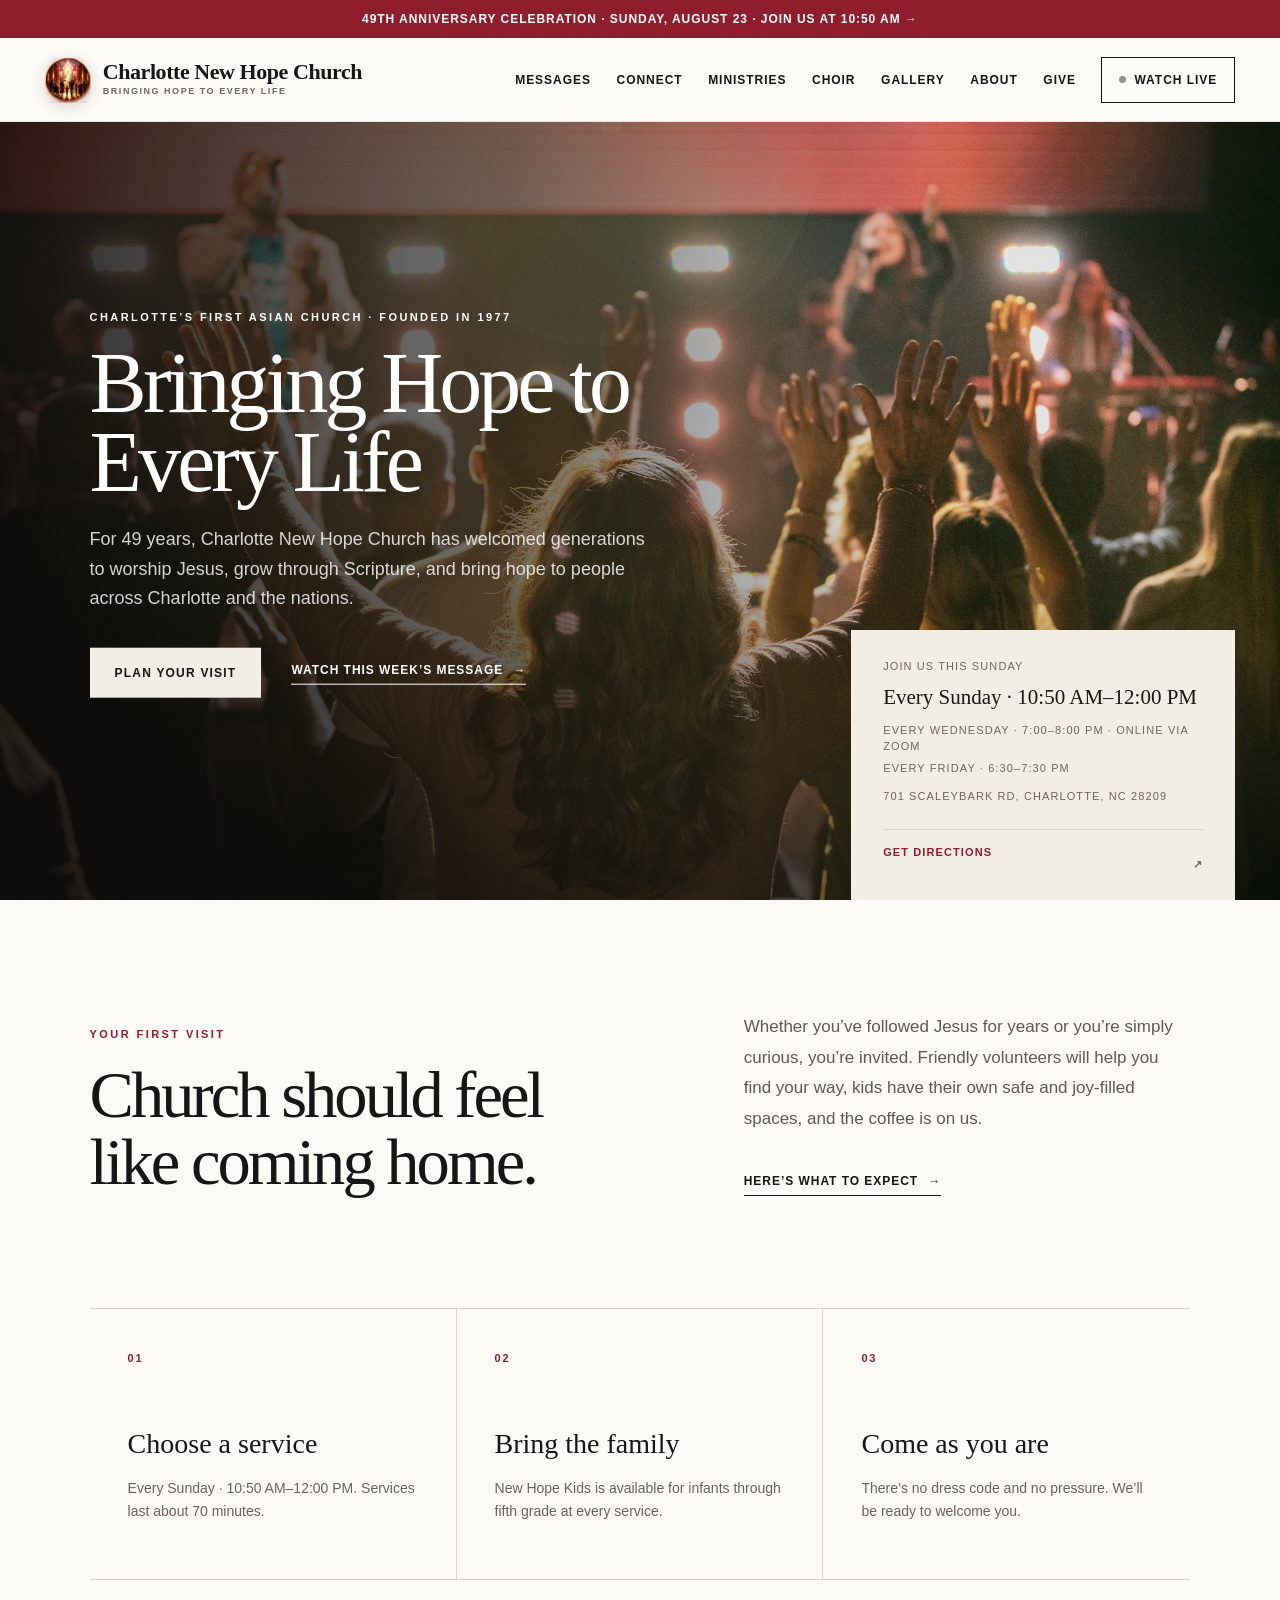
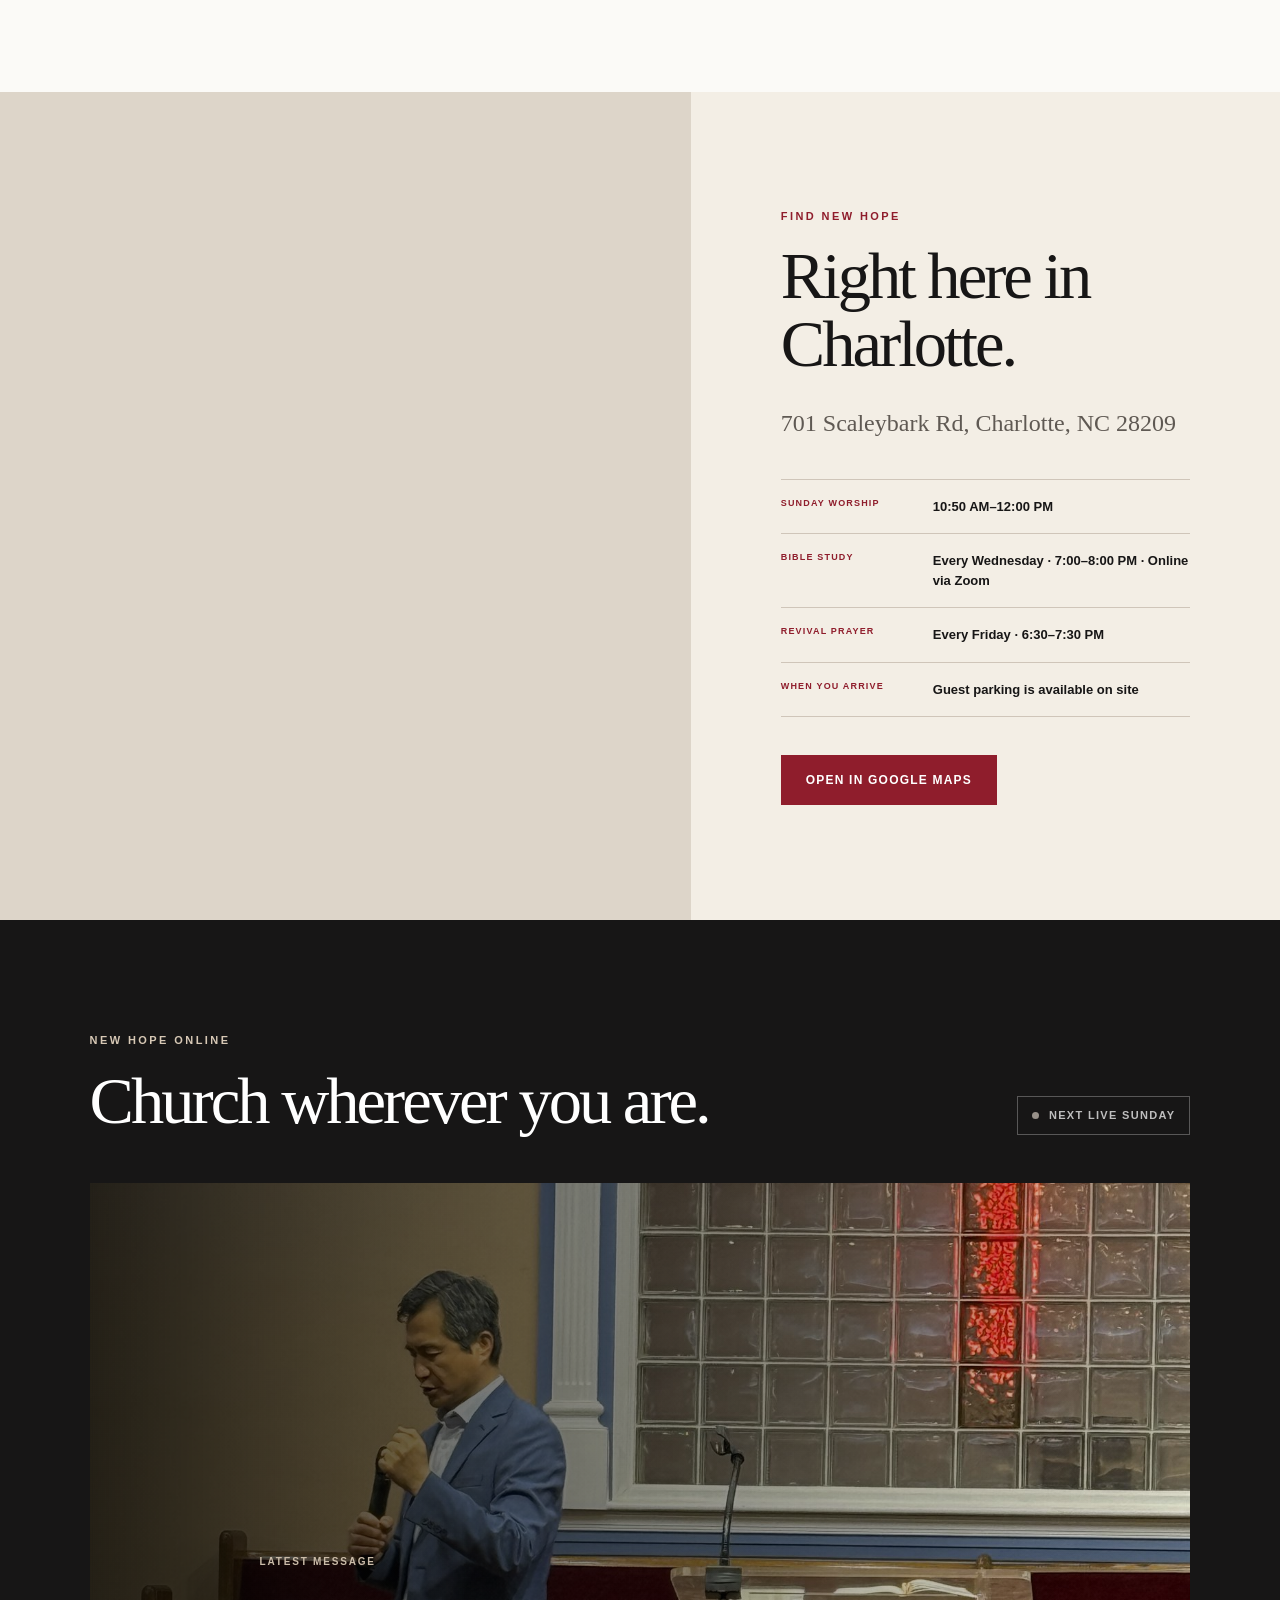
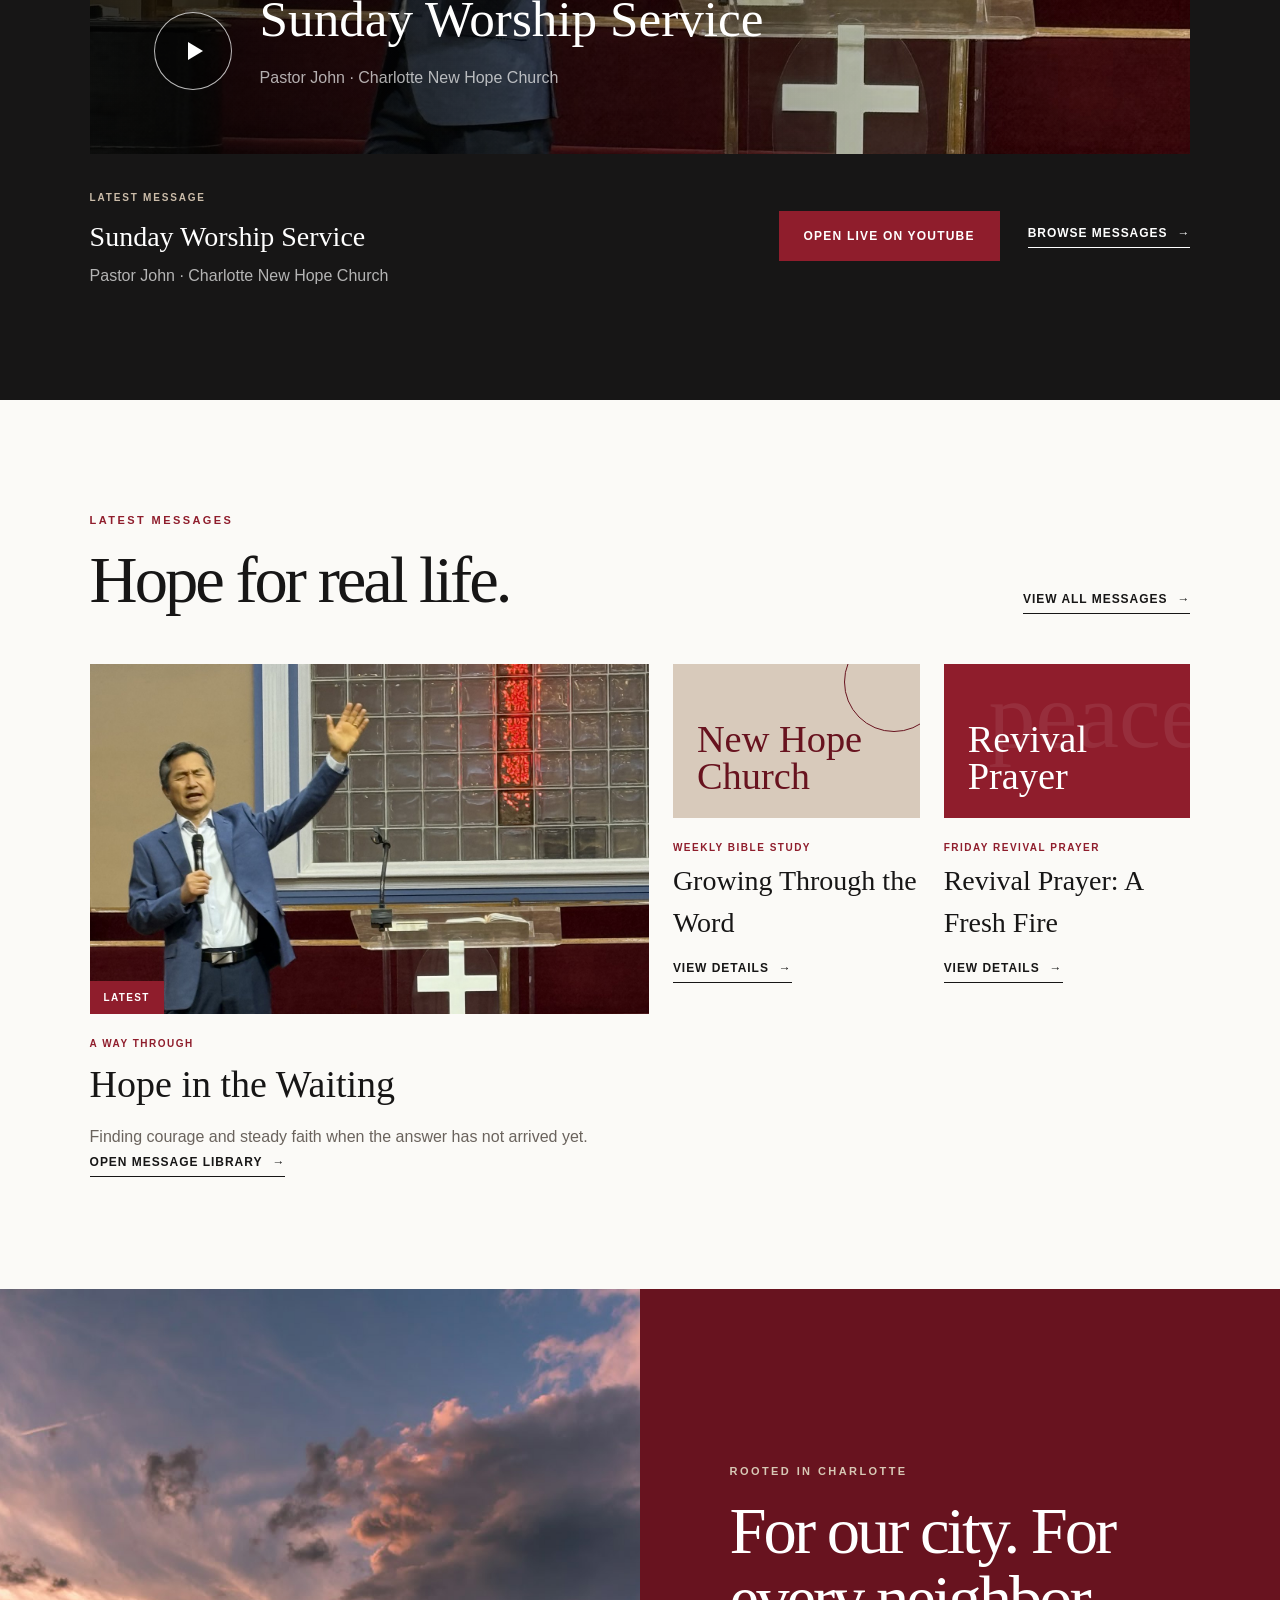
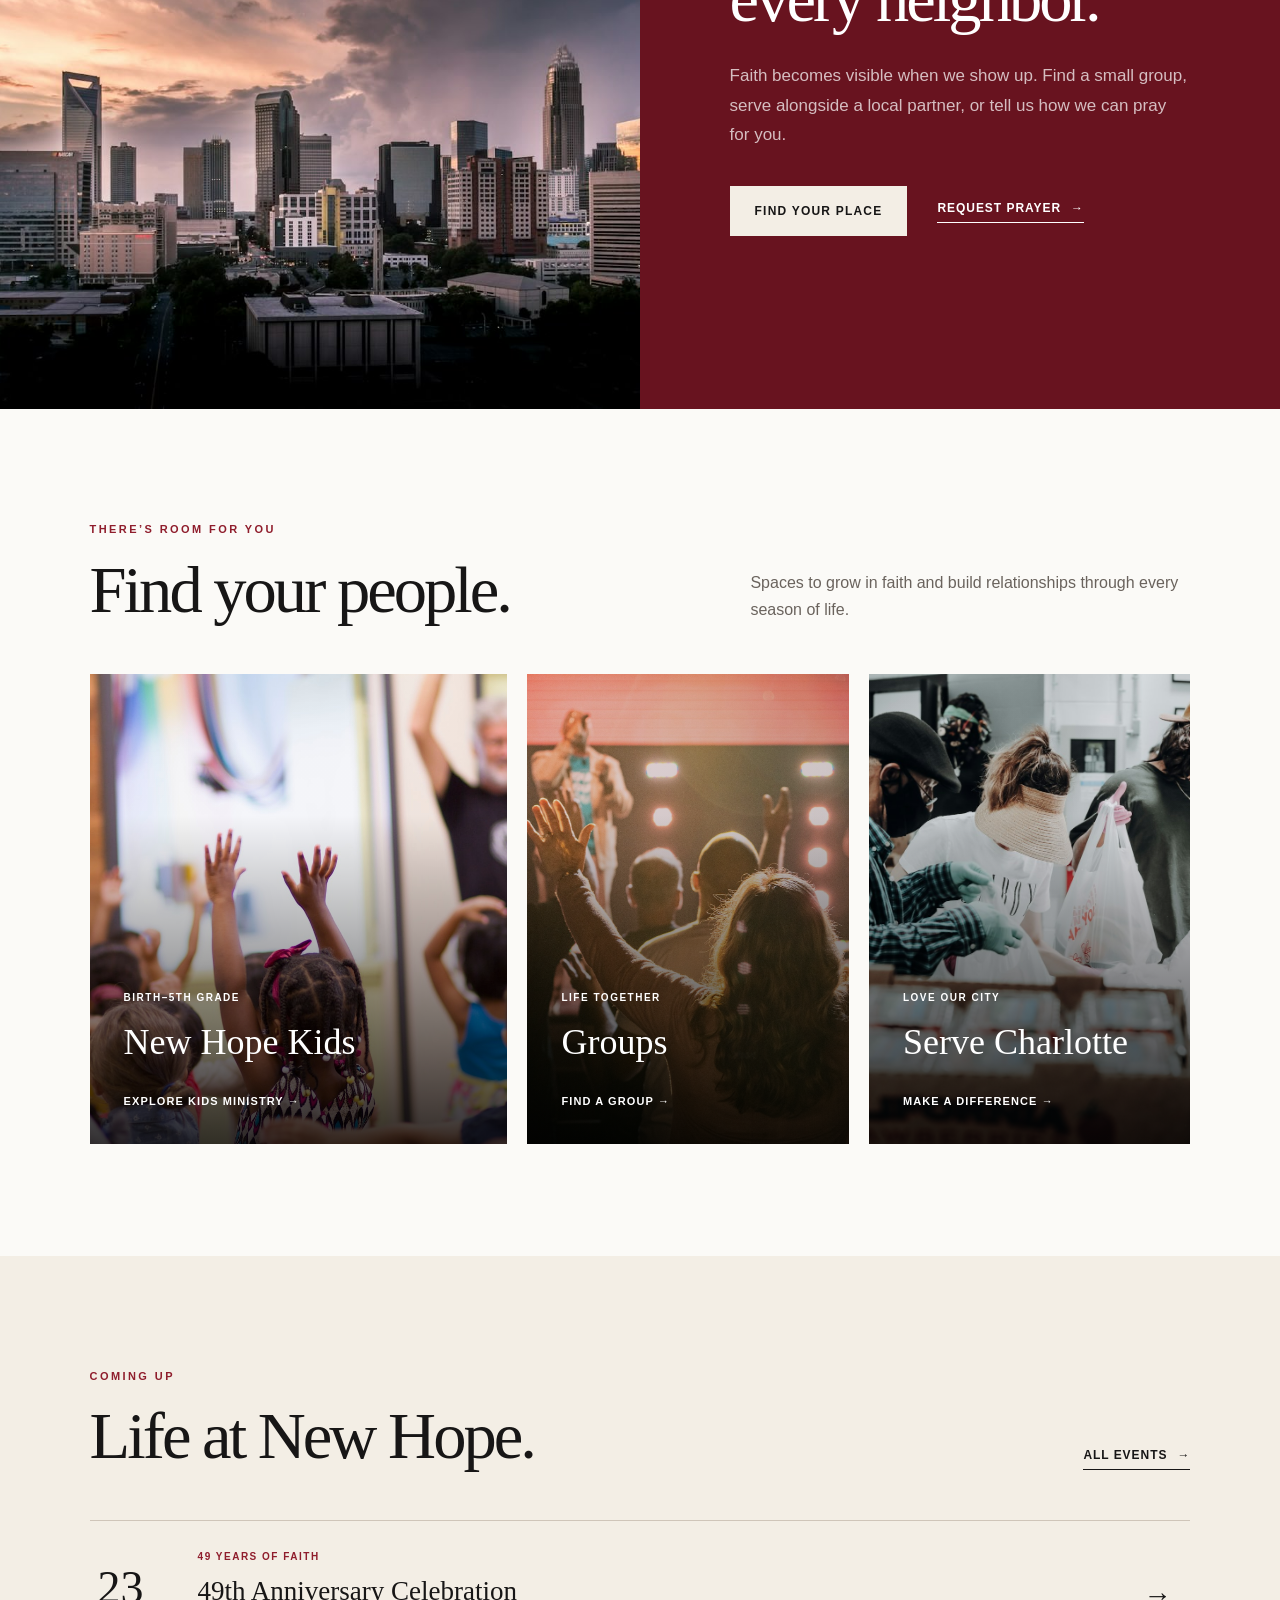
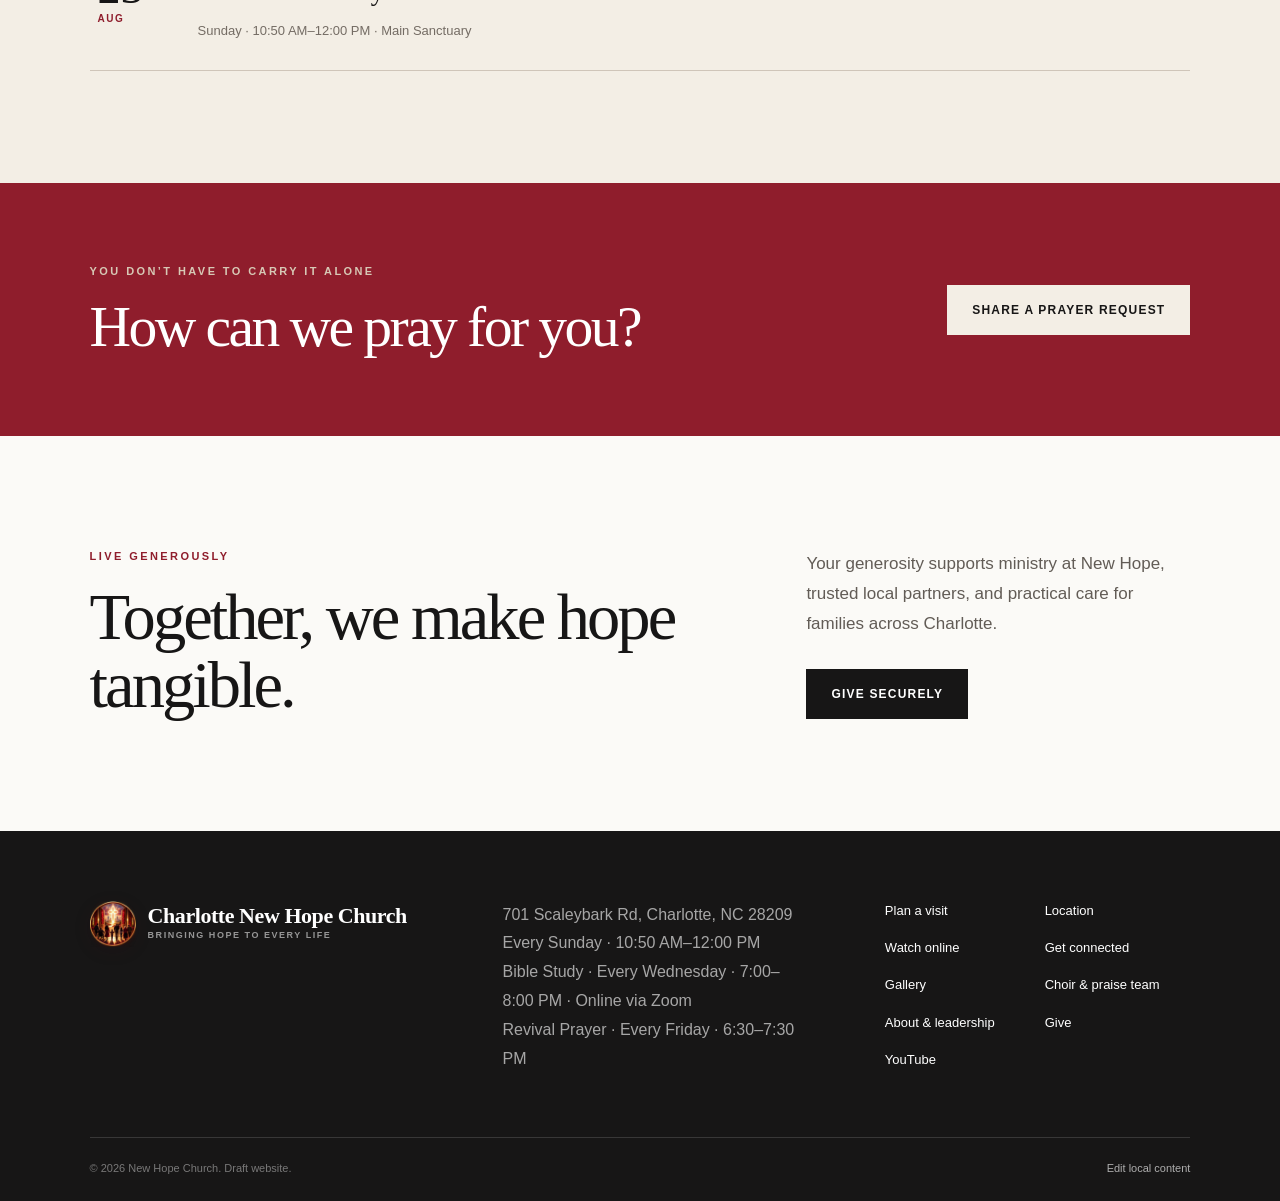
<file: index.html>
<!DOCTYPE html><html lang="en"><head><meta charSet="utf-8"/><meta name="viewport" content="width=device-width, initial-scale=1"/><link rel="preload" as="image" href="/new-hope-logo.png"/><link rel="stylesheet" href="/assets/index-BvlNMyaX.css" data-rsc-css-href="/assets/index-BvlNMyaX.css" data-precedence="vite-rsc/importer-resources"/><title>Charlotte New Hope Church | Bringing Hope to Every Life</title><meta name="description" content="Charlotte’s first Asian church, founded in 1977. Join Pastor John as we bring the hope of Jesus to every life."/><meta property="og:title" content="Charlotte New Hope Church | Bringing Hope to Every Life"/><meta property="og:description" content="Charlotte’s first Asian church, bringing the hope of Jesus to every life."/><meta property="og:type" content="website"/><meta property="og:image" content="https://charlottenewhopechurch.org/og.png"/><meta property="og:image:width" content="1200"/><meta property="og:image:height" content="630"/><meta property="og:image:alt" content="Charlotte New Hope Church — Bringing Hope to Every Life"/><meta name="twitter:card" content="summary_large_image"/><meta name="twitter:title" content="Charlotte New Hope Church | Bringing Hope to Every Life"/><meta name="twitter:description" content="Charlotte’s first Asian church, bringing the hope of Jesus to every life."/><meta name="twitter:image" content="https://charlottenewhopechurch.org/og.png"/><link rel="shortcut icon" href="https://charlottenewhopechurch.org/new-hope-favicon.png"/><link rel="icon" href="https://charlottenewhopechurch.org/new-hope-favicon.png" sizes="512x512" type="image/png"/><link rel="apple-touch-icon" href="https://charlottenewhopechurch.org/apple-touch-icon.png" sizes="180x180" type="image/png"/>
<style data-vinext-fonts>/* cyrillic-ext */
@font-face {
  font-family: 'Geist';
  font-style: normal;
  font-weight: 100 900;
  font-display: swap;
  src: url(C:/Users/Goutham Sai/OneDrive/Documents/New hope church website/.vinext/fonts/geist-8ac0455e797f/geist-ff2310f5.woff2) format('woff2');
  unicode-range: U+0460-052F, U+1C80-1C8A, U+20B4, U+2DE0-2DFF, U+A640-A69F, U+FE2E-FE2F;
}
/* cyrillic */
@font-face {
  font-family: 'Geist';
  font-style: normal;
  font-weight: 100 900;
  font-display: swap;
  src: url(C:/Users/Goutham Sai/OneDrive/Documents/New hope church website/.vinext/fonts/geist-8ac0455e797f/geist-875ccdd4.woff2) format('woff2');
  unicode-range: U+0301, U+0400-045F, U+0490-0491, U+04B0-04B1, U+2116;
}
/* vietnamese */
@font-face {
  font-family: 'Geist';
  font-style: normal;
  font-weight: 100 900;
  font-display: swap;
  src: url(C:/Users/Goutham Sai/OneDrive/Documents/New hope church website/.vinext/fonts/geist-8ac0455e797f/geist-52306abf.woff2) format('woff2');
  unicode-range: U+0102-0103, U+0110-0111, U+0128-0129, U+0168-0169, U+01A0-01A1, U+01AF-01B0, U+0300-0301, U+0303-0304, U+0308-0309, U+0323, U+0329, U+1EA0-1EF9, U+20AB;
}
/* latin-ext */
@font-face {
  font-family: 'Geist';
  font-style: normal;
  font-weight: 100 900;
  font-display: swap;
  src: url(C:/Users/Goutham Sai/OneDrive/Documents/New hope church website/.vinext/fonts/geist-8ac0455e797f/geist-001175b1.woff2) format('woff2');
  unicode-range: U+0100-02BA, U+02BD-02C5, U+02C7-02CC, U+02CE-02D7, U+02DD-02FF, U+0304, U+0308, U+0329, U+1D00-1DBF, U+1E00-1E9F, U+1EF2-1EFF, U+2020, U+20A0-20AB, U+20AD-20C0, U+2113, U+2C60-2C7F, U+A720-A7FF;
}
/* latin */
@font-face {
  font-family: 'Geist';
  font-style: normal;
  font-weight: 100 900;
  font-display: swap;
  src: url(C:/Users/Goutham Sai/OneDrive/Documents/New hope church website/.vinext/fonts/geist-8ac0455e797f/geist-98bbbccb.woff2) format('woff2');
  unicode-range: U+0000-00FF, U+0131, U+0152-0153, U+02BB-02BC, U+02C6, U+02DA, U+02DC, U+0304, U+0308, U+0329, U+2000-206F, U+20AC, U+2122, U+2191, U+2193, U+2212, U+2215, U+FEFF, U+FFFD;
}

.__font_geist_1uh2qme { font-family: 'Geist', sans-serif; }

.__variable_geist_1uh2qme { --font-geist: 'Geist', sans-serif; }
</style>
</head><body class="__variable_geist_1uh2qme"><main><a class="skip-link" href="#main-content">Skip to content</a><div class="announcement"><a href="/events">49th Anniversary Celebration · Sunday, August 23 · Join us at 10:50 AM<!-- --> <span aria-hidden="true">→</span></a></div><header class="site-header"><a class="brand" href="#home" aria-label="New Hope Church home"><img class="brand-logo" src="/new-hope-logo.png" alt="" aria-hidden="true"/><span><b>Charlotte New Hope Church</b><small>Bringing Hope to Every Life</small></span></a><button class="menu-button" aria-expanded="false" aria-controls="main-navigation"><span>Menu</span></button><nav id="main-navigation" class="" aria-label="Main navigation"><a href="/messages">Messages</a><a href="/connect">Connect</a><a href="/ministries">Ministries</a><a href="/choir">Choir</a><a href="/gallery">Gallery</a><a href="/about">About</a><a href="/give">Give</a><a class="nav-live" href="#live"><span class="live-dot"></span>Watch Live</a></nav></header><div id="main-content"><section id="home" class="hero"><div class="hero-image" role="img" aria-label="A congregation worshipping together"></div><div class="hero-shade"></div><div class="hero-copy"><p class="eyebrow">Charlotte’s First Asian Church · Founded in 1977</p><h1>Bringing Hope to Every Life</h1><p>For 49 years, Charlotte New Hope Church has welcomed generations to worship Jesus, grow through Scripture, and bring hope to people across Charlotte and the nations.</p><div class="hero-actions"><a class="button button-light" href="#new">Plan your visit</a><a class="text-link light-link" href="#live">Watch this week’s message <span>→</span></a></div></div><div class="service-card"><p>Join us this Sunday</p><strong>Every Sunday · 10:50 AM–12:00 PM</strong><span>Every Wednesday · 7:00–8:00 PM · Online via Zoom</span><span>Every Friday · 6:30–7:30 PM</span><span>701 Scaleybark Rd, Charlotte, NC 28209</span><a href="https://www.google.com/maps/dir/?api=1&amp;destination=701%20Scaleybark%20Rd%2C%20Charlotte%2C%20NC%2028209" target="_blank" rel="noreferrer">Get directions <span aria-hidden="true">↗</span></a></div></section><section id="new" class="welcome section-pad"><div class="section-intro"><p class="eyebrow red">Your first visit</p><h2>Church should feel like coming home.</h2></div><div class="welcome-copy"><p>Whether you’ve followed Jesus for years or you’re simply curious, you’re invited. Friendly volunteers will help you find your way, kids have their own safe and joy-filled spaces, and the coffee is on us.</p><a class="text-link" href="#visit-details">Here’s what to expect <span>→</span></a></div></section><section id="visit-details" class="visit-grid"><article><span class="step-number">01</span><h3>Choose a service</h3><p>Every Sunday · 10:50 AM–12:00 PM<!-- -->. Services last about 70 minutes.</p></article><article><span class="step-number">02</span><h3>Bring the family</h3><p>New Hope Kids is available for infants through fifth grade at every service.</p></article><article><span class="step-number">03</span><h3>Come as you are</h3><p>There’s no dress code and no pressure. We’ll be ready to welcome you.</p></article></section><section id="location" class="location-section"><div class="map-shell"><iframe src="https://www.google.com/maps?q=701%20Scaleybark%20Rd%2C%20Charlotte%2C%20NC%2028209&amp;output=embed" title="Google Maps location for Charlotte New Hope Church" loading="lazy" referrerPolicy="no-referrer-when-downgrade" allowFullScreen=""></iframe></div><div class="location-copy"><p class="eyebrow red">Find New Hope</p><h2>Right here in Charlotte.</h2><address>701 Scaleybark Rd, Charlotte, NC 28209</address><div class="location-details"><div><small>Sunday worship</small><strong>10:50 AM–12:00 PM</strong></div><div><small>Bible study</small><strong>Every Wednesday · 7:00–8:00 PM · Online via Zoom</strong></div><div><small>Revival prayer</small><strong>Every Friday · 6:30–7:30 PM</strong></div><div><small>When you arrive</small><strong>Guest parking is available on site</strong></div></div><a class="button button-red" href="https://www.google.com/maps/dir/?api=1&amp;destination=701%20Scaleybark%20Rd%2C%20Charlotte%2C%20NC%2028209" target="_blank" rel="noreferrer">Open in Google Maps</a></div></section><section id="live" class="live-section section-pad"><div class="live-heading"><div><p class="eyebrow cream">New Hope Online</p><h2>Church wherever you are.</h2></div><div class="live-status"><span class="live-dot"></span>Next live Sunday</div></div><div class="player-shell"><div class="player-placeholder"><div class="play-button" aria-hidden="true"><span></span></div><div><small>Latest message</small><h3>Sunday Worship Service</h3><p>Pastor John · Charlotte New Hope Church</p></div></div></div><div class="live-meta"><div><small>Latest message</small><h3>Sunday Worship Service</h3><p>Pastor John · Charlotte New Hope Church</p></div><div class="live-actions"><a class="button button-red" href="https://www.youtube.com/@CharlotteNewHopeChurch/live" target="_blank" rel="noreferrer">Open live on YouTube</a><a class="text-link" href="/messages">Browse messages <span>→</span></a></div></div></section><section id="messages" class="messages section-pad"><div class="section-heading-row"><div><p class="eyebrow red">Latest messages</p><h2>Hope for real life.</h2></div><a class="text-link" href="/messages">View all messages <span>→</span></a></div><div class="message-grid"><article class="featured-message"><div class="message-image sermon-image"><span>Latest</span></div><div><p class="message-series">A Way Through</p><h3>Hope in the Waiting</h3><p>Finding courage and steady faith when the answer has not arrived yet.</p><a class="text-link" href="/messages">Open message library <span>→</span></a></div></article><article><div class="message-art art-one"><span>New Hope Church</span></div><p class="message-series">Weekly Bible Study</p><h3>Growing Through the Word</h3><a class="text-link" href="/messages">View details <span>→</span></a></article><article><div class="message-art art-two"><span>Revival Prayer</span></div><p class="message-series">Friday Revival Prayer</p><h3>Revival Prayer: A Fresh Fire</h3><a class="text-link" href="/messages">View details <span>→</span></a></article></div></section><section id="connect" class="connect-banner"><div class="charlotte-image" role="img" aria-label="Charlotte, North Carolina skyline at sunset"></div><div class="connect-copy"><p class="eyebrow cream">Rooted in Charlotte</p><h2>For our city. For every neighbor.</h2><p>Faith becomes visible when we show up. Find a small group, serve alongside a local partner, or tell us how we can pray for you.</p><div><a class="button button-light" href="/connect">Find your place</a><a class="text-link light-link" href="#prayer">Request prayer <span>→</span></a></div></div></section><section id="ministries" class="ministries section-pad"><div class="section-heading-row"><div><p class="eyebrow red">There’s room for you</p><h2>Find your people.</h2></div><p>Spaces to grow in faith and build relationships through every season of life.</p></div><div class="ministry-grid"><a class="ministry-card kids-card" href="/ministries#kids"><span>Birth–5th grade</span><h3>New Hope Kids</h3><b>Explore kids ministry →</b></a><a class="ministry-card groups-card" href="/ministries#groups"><span>Life together</span><h3>Groups</h3><b>Find a group →</b></a><a class="ministry-card serve-card" href="/ministries#missions"><span>Love our city</span><h3>Serve Charlotte</h3><b>Make a difference →</b></a></div></section><section id="events" class="events section-pad"><div class="section-heading-row"><div><p class="eyebrow red">Coming up</p><h2>Life at New Hope.</h2></div><a class="text-link" href="/events">All events <span>→</span></a></div><div class="event-list anniversary-event-list"><article><div class="event-date"><strong>23</strong><span>Aug</span></div><div><p>49 years of faith</p><h3>49th Anniversary Celebration</h3><span>Sunday · 10:50 AM–12:00 PM · Main Sanctuary</span></div><a href="/events" aria-label="View the 49th Anniversary Celebration">→</a></article></div></section><section id="prayer" class="prayer-section"><div><p class="eyebrow cream">You don’t have to carry it alone</p><h2>How can we pray for you?</h2></div><a class="button button-light" href="mailto:prayer@newhopecharlotte.org">Share a prayer request</a></section><section id="give" class="give-section section-pad"><div><p class="eyebrow red">Live generously</p><h2>Together, we make hope tangible.</h2></div><div><p>Your generosity supports ministry at New Hope, trusted local partners, and practical care for families across Charlotte.</p><a class="button button-dark" href="/give">Give securely</a></div></section></div><footer><div class="footer-top"><a class="brand footer-brand" href="#home"><img class="brand-logo" src="/new-hope-logo.png" alt="" aria-hidden="true"/><span><b>Charlotte New Hope Church</b><small>Bringing Hope to Every Life</small></span></a><p>701 Scaleybark Rd, Charlotte, NC 28209<br/>Every Sunday · 10:50 AM–12:00 PM<br/>Bible Study · <!-- -->Every Wednesday · 7:00–8:00 PM · Online via Zoom<br/>Revival Prayer · <!-- -->Every Friday · 6:30–7:30 PM</p><div class="footer-links"><a href="#new">Plan a visit</a><a href="#location">Location</a><a href="#live">Watch online</a><a href="/connect">Get connected</a><a href="/gallery">Gallery</a><a href="/choir">Choir &amp; praise team</a><a href="/about">About &amp; leadership</a><a href="/give">Give</a><a href="https://www.youtube.com/@CharlotteNewHopeChurch" target="_blank" rel="noreferrer">YouTube</a></div></div><div class="footer-bottom"><span>© 2026 New Hope Church. Draft website.</span><button>Edit local content</button></div></footer></main>
<script>
document.addEventListener("click", function (event) {
  var button = event.target.closest(".menu-button");
  if (!button) return;
  var nav = document.getElementById(button.getAttribute("aria-controls"));
  if (!nav) return;
  var open = nav.classList.toggle("nav-open");
  button.setAttribute("aria-expanded", String(open));
  var label = button.querySelector("span");
  if (label) label.textContent = open ? "Close" : "Menu";
});
</script>
</body></html>
</file>
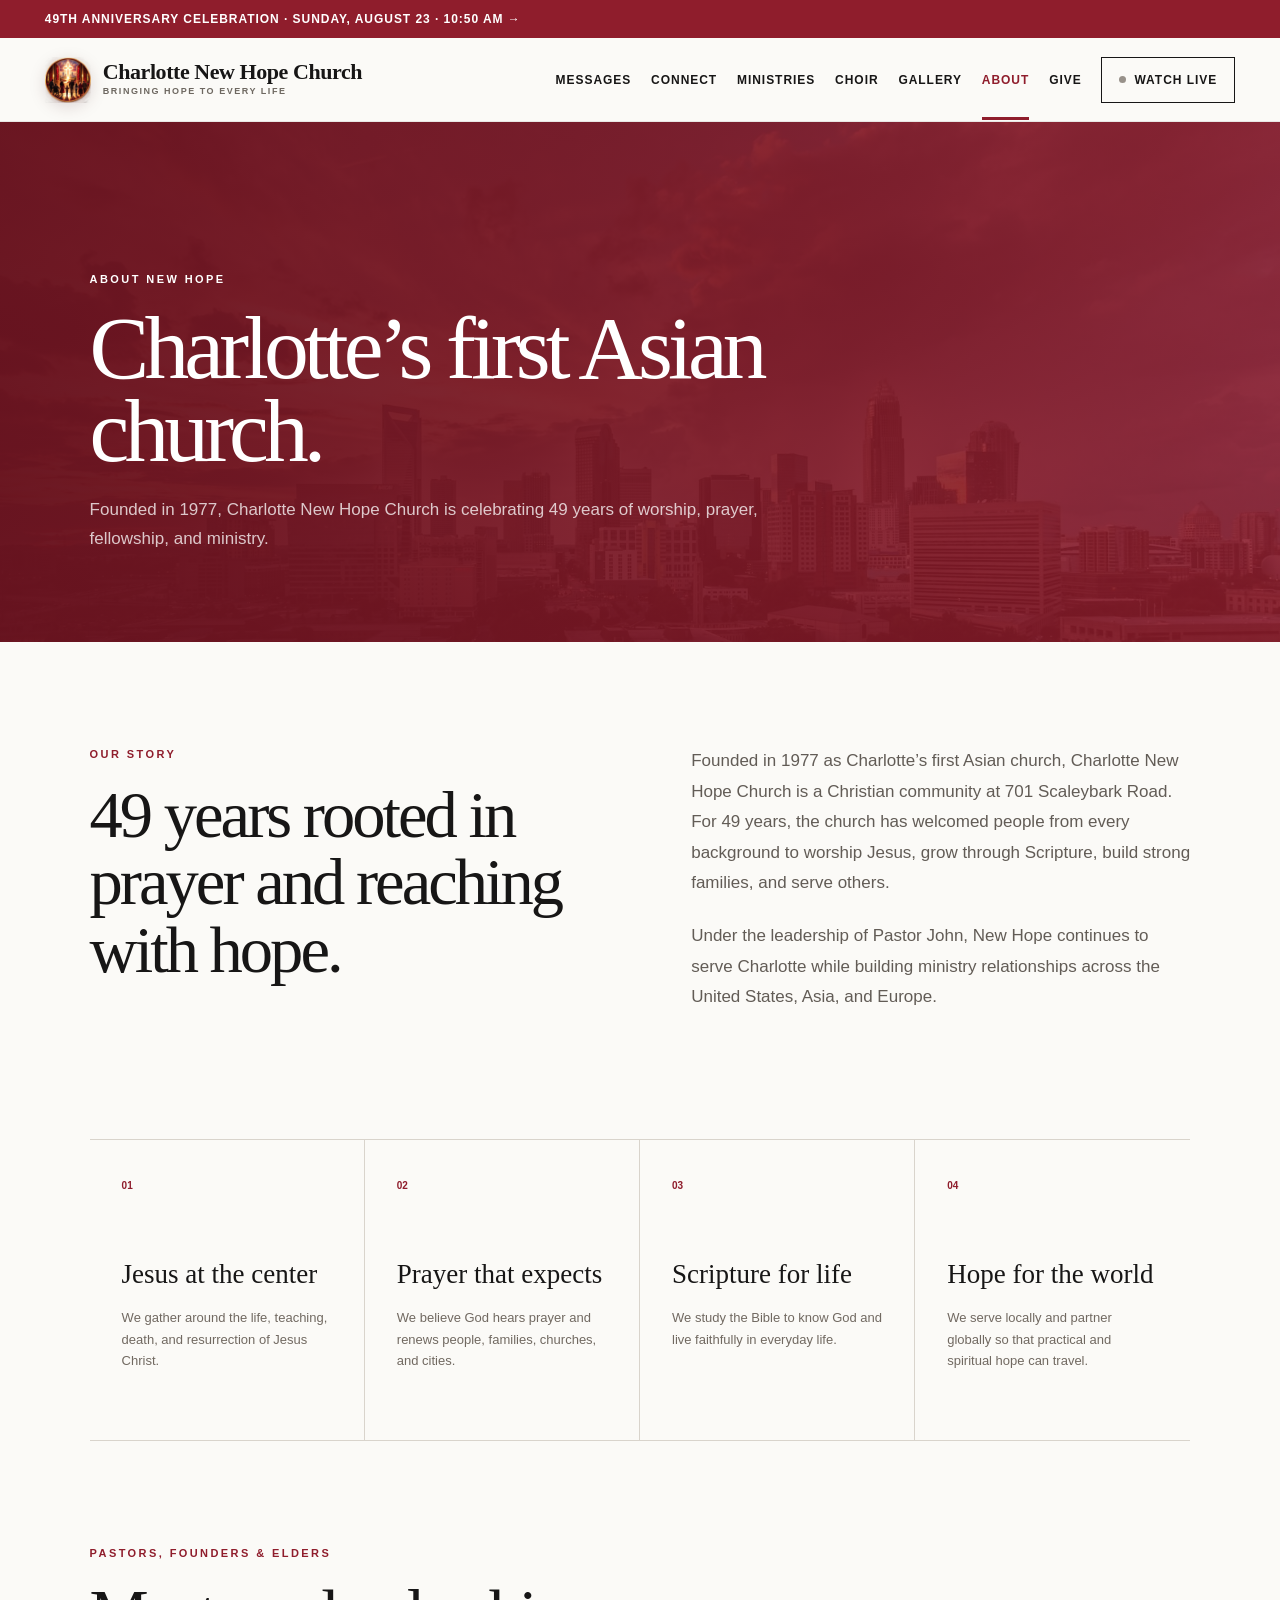
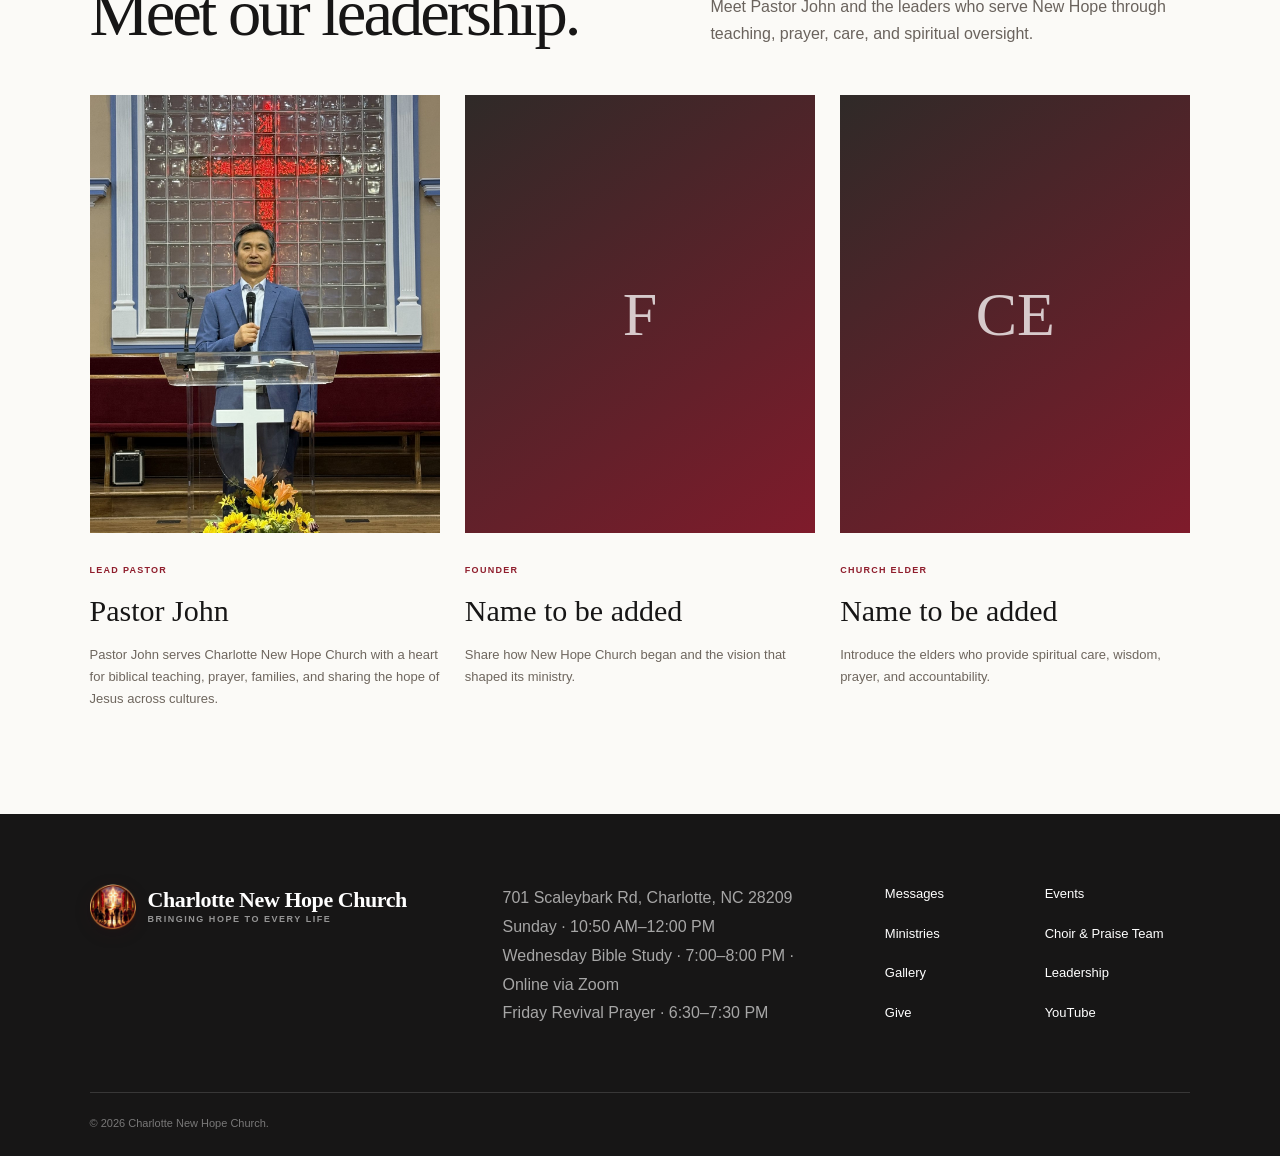
<file: about/index.html>
<!DOCTYPE html><html lang="en"><head><meta charSet="utf-8"/><meta name="viewport" content="width=device-width, initial-scale=1"/><link rel="preload" as="image" href="/new-hope-logo.png"/><link rel="preload" as="image" href="/images/pastor-john-pulpit.jpg"/><link rel="stylesheet" href="/assets/index-BvlNMyaX.css" data-rsc-css-href="/assets/index-BvlNMyaX.css" data-precedence="vite-rsc/importer-resources"/><title>Charlotte New Hope Church | Bringing Hope to Every Life</title><meta name="description" content="Charlotte’s first Asian church, founded in 1977. Join Pastor John as we bring the hope of Jesus to every life."/><meta property="og:title" content="Charlotte New Hope Church | Bringing Hope to Every Life"/><meta property="og:description" content="Charlotte’s first Asian church, bringing the hope of Jesus to every life."/><meta property="og:type" content="website"/><meta property="og:image" content="https://charlottenewhopechurch.org/og.png"/><meta property="og:image:width" content="1200"/><meta property="og:image:height" content="630"/><meta property="og:image:alt" content="Charlotte New Hope Church — Bringing Hope to Every Life"/><meta name="twitter:card" content="summary_large_image"/><meta name="twitter:title" content="Charlotte New Hope Church | Bringing Hope to Every Life"/><meta name="twitter:description" content="Charlotte’s first Asian church, bringing the hope of Jesus to every life."/><meta name="twitter:image" content="https://charlottenewhopechurch.org/og.png"/><link rel="shortcut icon" href="https://charlottenewhopechurch.org/new-hope-favicon.png"/><link rel="icon" href="https://charlottenewhopechurch.org/new-hope-favicon.png" sizes="512x512" type="image/png"/><link rel="apple-touch-icon" href="https://charlottenewhopechurch.org/apple-touch-icon.png" sizes="180x180" type="image/png"/>
<style data-vinext-fonts>/* cyrillic-ext */
@font-face {
  font-family: 'Geist';
  font-style: normal;
  font-weight: 100 900;
  font-display: swap;
  src: url(C:/Users/Goutham Sai/OneDrive/Documents/New hope church website/.vinext/fonts/geist-8ac0455e797f/geist-ff2310f5.woff2) format('woff2');
  unicode-range: U+0460-052F, U+1C80-1C8A, U+20B4, U+2DE0-2DFF, U+A640-A69F, U+FE2E-FE2F;
}
/* cyrillic */
@font-face {
  font-family: 'Geist';
  font-style: normal;
  font-weight: 100 900;
  font-display: swap;
  src: url(C:/Users/Goutham Sai/OneDrive/Documents/New hope church website/.vinext/fonts/geist-8ac0455e797f/geist-875ccdd4.woff2) format('woff2');
  unicode-range: U+0301, U+0400-045F, U+0490-0491, U+04B0-04B1, U+2116;
}
/* vietnamese */
@font-face {
  font-family: 'Geist';
  font-style: normal;
  font-weight: 100 900;
  font-display: swap;
  src: url(C:/Users/Goutham Sai/OneDrive/Documents/New hope church website/.vinext/fonts/geist-8ac0455e797f/geist-52306abf.woff2) format('woff2');
  unicode-range: U+0102-0103, U+0110-0111, U+0128-0129, U+0168-0169, U+01A0-01A1, U+01AF-01B0, U+0300-0301, U+0303-0304, U+0308-0309, U+0323, U+0329, U+1EA0-1EF9, U+20AB;
}
/* latin-ext */
@font-face {
  font-family: 'Geist';
  font-style: normal;
  font-weight: 100 900;
  font-display: swap;
  src: url(C:/Users/Goutham Sai/OneDrive/Documents/New hope church website/.vinext/fonts/geist-8ac0455e797f/geist-001175b1.woff2) format('woff2');
  unicode-range: U+0100-02BA, U+02BD-02C5, U+02C7-02CC, U+02CE-02D7, U+02DD-02FF, U+0304, U+0308, U+0329, U+1D00-1DBF, U+1E00-1E9F, U+1EF2-1EFF, U+2020, U+20A0-20AB, U+20AD-20C0, U+2113, U+2C60-2C7F, U+A720-A7FF;
}
/* latin */
@font-face {
  font-family: 'Geist';
  font-style: normal;
  font-weight: 100 900;
  font-display: swap;
  src: url(C:/Users/Goutham Sai/OneDrive/Documents/New hope church website/.vinext/fonts/geist-8ac0455e797f/geist-98bbbccb.woff2) format('woff2');
  unicode-range: U+0000-00FF, U+0131, U+0152-0153, U+02BB-02BC, U+02C6, U+02DA, U+02DC, U+0304, U+0308, U+0329, U+2000-206F, U+20AC, U+2122, U+2191, U+2193, U+2212, U+2215, U+FEFF, U+FFFD;
}

.__font_geist_1uh2qme { font-family: 'Geist', sans-serif; }

.__variable_geist_1uh2qme { --font-geist: 'Geist', sans-serif; }
</style>
</head><body class="__variable_geist_1uh2qme"><main><a class="skip-link" href="#page-content">Skip to content</a><div class="announcement portal-announcement"><a href="/events">49th Anniversary Celebration · Sunday, August 23 · 10:50 AM <span aria-hidden="true">→</span></a></div><header class="site-header portal-header"><a href="/" class="brand" aria-label="Charlotte New Hope Church home"><img class="brand-logo" src="/new-hope-logo.png" alt="" aria-hidden="true"/><span><b>Charlotte New Hope Church</b><small>Bringing Hope to Every Life</small></span></a><button class="menu-button" aria-expanded="false" aria-controls="portal-navigation">Menu</button><nav id="portal-navigation" class="" aria-label="Main navigation"><a href="/messages" class="">Messages</a><a href="/connect" class="">Connect</a><a href="/ministries" class="">Ministries</a><a href="/choir" class="">Choir</a><a href="/gallery" class="">Gallery</a><a href="/about" class="active-page">About</a><a href="/give" class="">Give</a><a href="/#live" class="nav-live"><span class="live-dot"></span>Watch Live</a></nav></header><div id="page-content"><section class="interior-hero tone-red"><div><p class="eyebrow">About New Hope</p><h1>Charlotte’s first Asian church.</h1><p>Founded in 1977, Charlotte New Hope Church is celebrating 49 years of worship, prayer, fellowship, and ministry.</p></div></section><section class="story-section"><div><p class="eyebrow red">Our story</p><h2>49 years rooted in prayer and reaching with hope.</h2></div><div><p>Founded in 1977 as Charlotte’s first Asian church, Charlotte New Hope Church is a Christian community at 701 Scaleybark Road. For 49 years, the church has welcomed people from every background to worship Jesus, grow through Scripture, build strong families, and serve others.</p><p>Under the leadership of Pastor John, New Hope continues to serve Charlotte while building ministry relationships across the United States, Asia, and Europe.</p></div></section><section class="values-section"><article><span>01</span><h3>Jesus at the center</h3><p>We gather around the life, teaching, death, and resurrection of Jesus Christ.</p></article><article><span>02</span><h3>Prayer that expects</h3><p>We believe God hears prayer and renews people, families, churches, and cities.</p></article><article><span>03</span><h3>Scripture for life</h3><p>We study the Bible to know God and live faithfully in everyday life.</p></article><article><span>04</span><h3>Hope for the world</h3><p>We serve locally and partner globally so that practical and spiritual hope can travel.</p></article></section><section class="portal-section leaders-section"><div class="portal-section-heading"><div><p class="eyebrow red">Pastors, founders &amp; elders</p><h2>Meet our leadership.</h2></div><p>Meet Pastor John and the leaders who serve New Hope through teaching, prayer, care, and spiritual oversight.</p></div><div class="leader-grid"><article><img src="/images/pastor-john-pulpit.jpg" alt="Pastor John"/><small>Lead Pastor</small><h3>Pastor John</h3><p>Pastor John serves Charlotte New Hope Church with a heart for biblical teaching, prayer, families, and sharing the hope of Jesus across cultures.</p></article><article><div class="leader-placeholder" aria-label="Founder photo to be added"><span>F</span></div><small>Founder</small><h3>Name to be added</h3><p>Share how New Hope Church began and the vision that shaped its ministry.</p></article><article><div class="leader-placeholder" aria-label="Church Elder photo to be added"><span>CE</span></div><small>Church Elder</small><h3>Name to be added</h3><p>Introduce the elders who provide spiritual care, wisdom, prayer, and accountability.</p></article></div></section></div><footer><div class="footer-top"><a href="/" class="brand footer-brand"><img class="brand-logo" src="/new-hope-logo.png" alt="" aria-hidden="true"/><span><b>Charlotte New Hope Church</b><small>Bringing Hope to Every Life</small></span></a><p>701 Scaleybark Rd, Charlotte, NC 28209<br/>Sunday · 10:50 AM–12:00 PM<br/>Wednesday Bible Study · 7:00–8:00 PM · Online via Zoom<br/>Friday Revival Prayer · 6:30–7:30 PM</p><div class="footer-links"><a href="/messages">Messages</a><a href="/events">Events</a><a href="/ministries">Ministries</a><a href="/choir">Choir &amp; Praise Team</a><a href="/gallery">Gallery</a><a href="/about">Leadership</a><a href="/give">Give</a><a href="https://www.youtube.com/@CharlotteNewHopeChurch" target="_blank" rel="noreferrer">YouTube</a></div></div><div class="footer-bottom"><span>© 2026 Charlotte New Hope Church.</span></div></footer></main>
<script>
document.addEventListener("click", function (event) {
  var button = event.target.closest(".menu-button");
  if (!button) return;
  var nav = document.getElementById(button.getAttribute("aria-controls"));
  if (!nav) return;
  var open = nav.classList.toggle("nav-open");
  button.setAttribute("aria-expanded", String(open));
  var label = button.querySelector("span");
  if (label) label.textContent = open ? "Close" : "Menu";
});
</script>
</body></html>
</file>
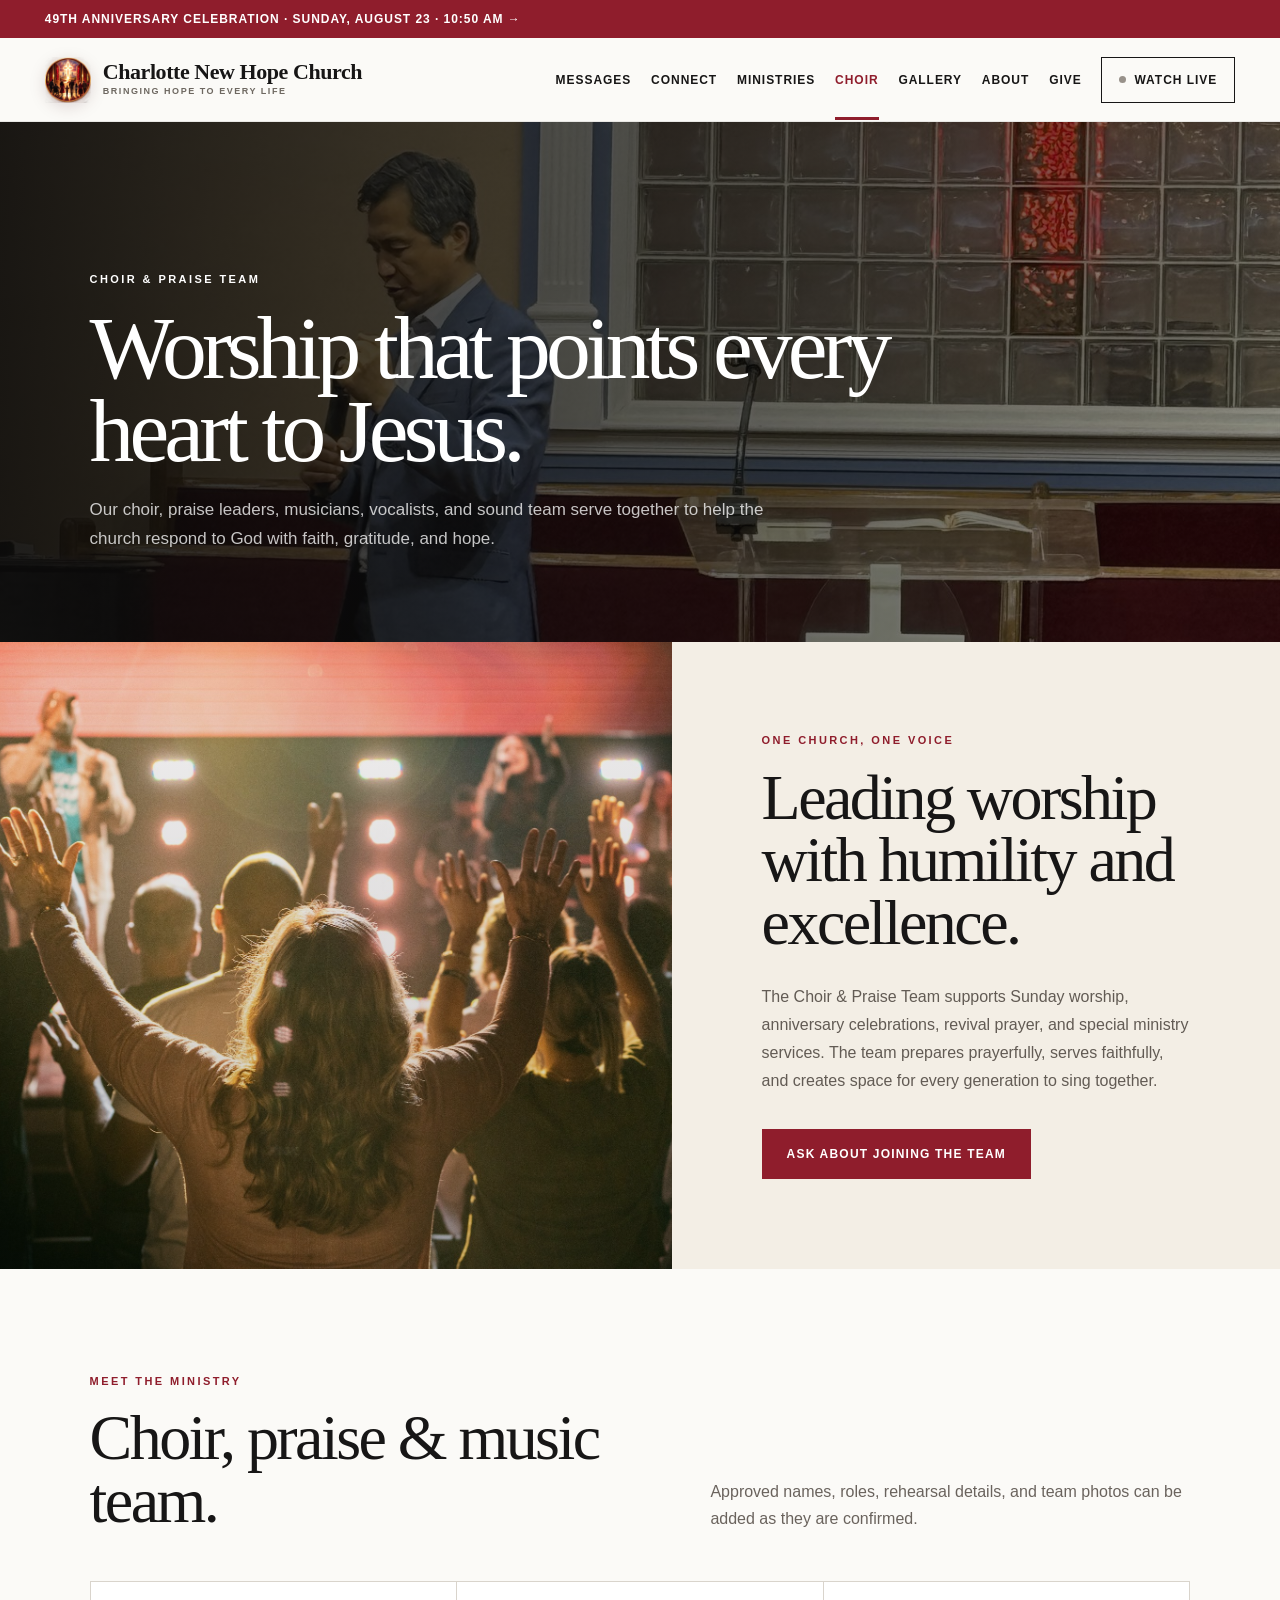
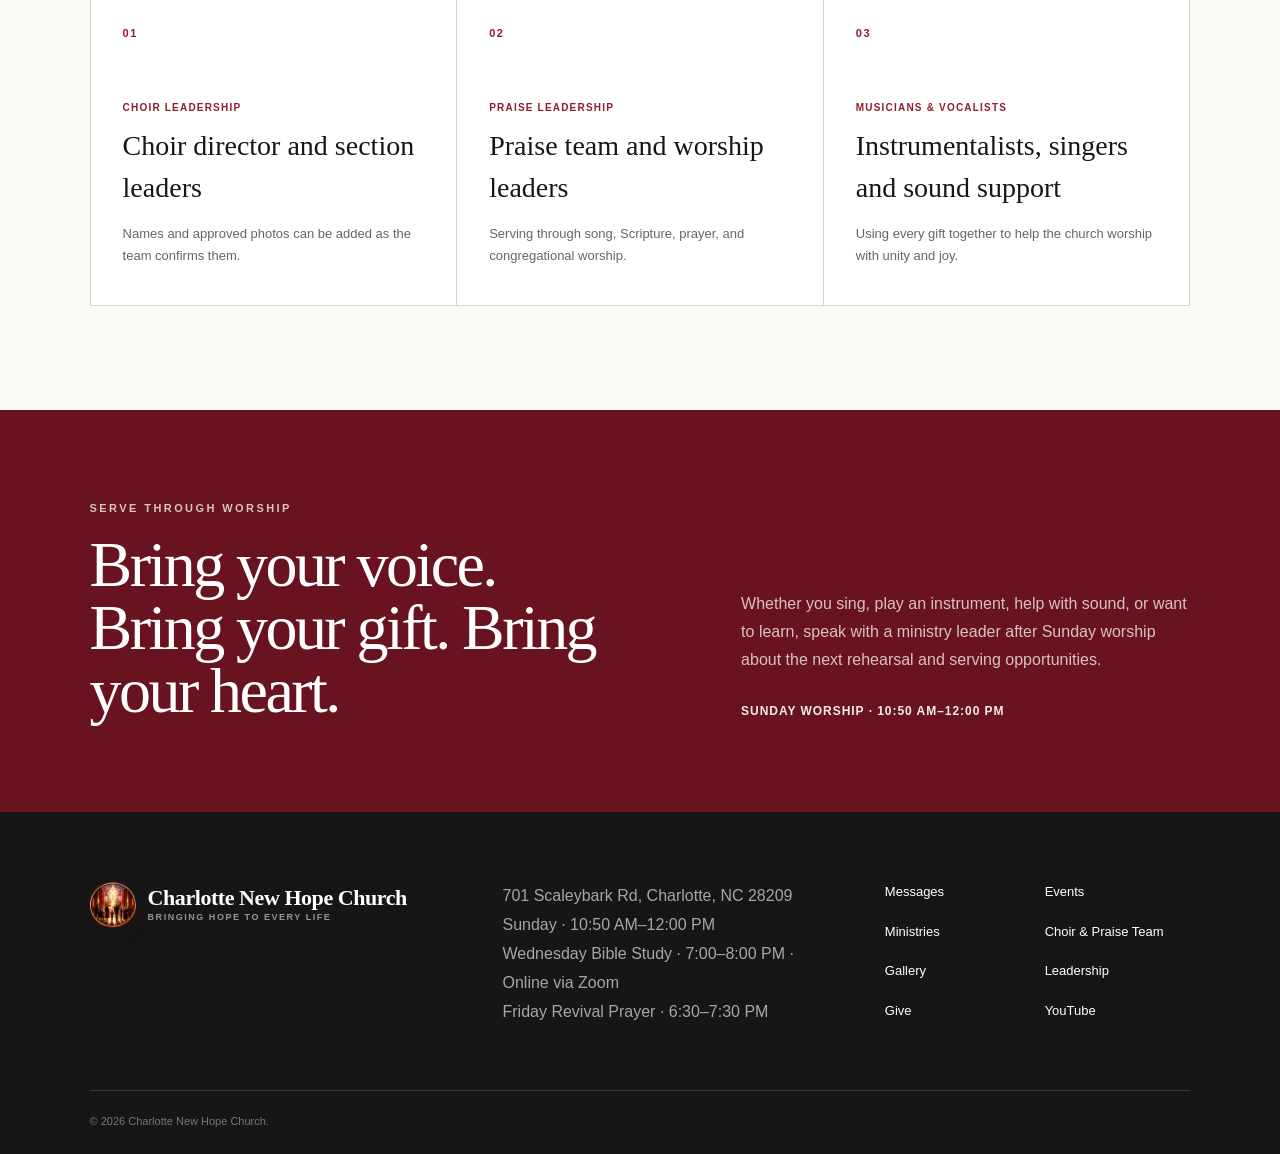
<file: choir/index.html>
<!DOCTYPE html><html lang="en"><head><meta charSet="utf-8"/><meta name="viewport" content="width=device-width, initial-scale=1"/><link rel="preload" as="image" href="/new-hope-logo.png"/><link rel="stylesheet" href="/assets/index-BvlNMyaX.css" data-rsc-css-href="/assets/index-BvlNMyaX.css" data-precedence="vite-rsc/importer-resources"/><title>Charlotte New Hope Church | Bringing Hope to Every Life</title><meta name="description" content="Charlotte’s first Asian church, founded in 1977. Join Pastor John as we bring the hope of Jesus to every life."/><meta property="og:title" content="Charlotte New Hope Church | Bringing Hope to Every Life"/><meta property="og:description" content="Charlotte’s first Asian church, bringing the hope of Jesus to every life."/><meta property="og:type" content="website"/><meta property="og:image" content="https://charlottenewhopechurch.org/og.png"/><meta property="og:image:width" content="1200"/><meta property="og:image:height" content="630"/><meta property="og:image:alt" content="Charlotte New Hope Church — Bringing Hope to Every Life"/><meta name="twitter:card" content="summary_large_image"/><meta name="twitter:title" content="Charlotte New Hope Church | Bringing Hope to Every Life"/><meta name="twitter:description" content="Charlotte’s first Asian church, bringing the hope of Jesus to every life."/><meta name="twitter:image" content="https://charlottenewhopechurch.org/og.png"/><link rel="shortcut icon" href="https://charlottenewhopechurch.org/new-hope-favicon.png"/><link rel="icon" href="https://charlottenewhopechurch.org/new-hope-favicon.png" sizes="512x512" type="image/png"/><link rel="apple-touch-icon" href="https://charlottenewhopechurch.org/apple-touch-icon.png" sizes="180x180" type="image/png"/>
<style data-vinext-fonts>/* cyrillic-ext */
@font-face {
  font-family: 'Geist';
  font-style: normal;
  font-weight: 100 900;
  font-display: swap;
  src: url(C:/Users/Goutham Sai/OneDrive/Documents/New hope church website/.vinext/fonts/geist-8ac0455e797f/geist-ff2310f5.woff2) format('woff2');
  unicode-range: U+0460-052F, U+1C80-1C8A, U+20B4, U+2DE0-2DFF, U+A640-A69F, U+FE2E-FE2F;
}
/* cyrillic */
@font-face {
  font-family: 'Geist';
  font-style: normal;
  font-weight: 100 900;
  font-display: swap;
  src: url(C:/Users/Goutham Sai/OneDrive/Documents/New hope church website/.vinext/fonts/geist-8ac0455e797f/geist-875ccdd4.woff2) format('woff2');
  unicode-range: U+0301, U+0400-045F, U+0490-0491, U+04B0-04B1, U+2116;
}
/* vietnamese */
@font-face {
  font-family: 'Geist';
  font-style: normal;
  font-weight: 100 900;
  font-display: swap;
  src: url(C:/Users/Goutham Sai/OneDrive/Documents/New hope church website/.vinext/fonts/geist-8ac0455e797f/geist-52306abf.woff2) format('woff2');
  unicode-range: U+0102-0103, U+0110-0111, U+0128-0129, U+0168-0169, U+01A0-01A1, U+01AF-01B0, U+0300-0301, U+0303-0304, U+0308-0309, U+0323, U+0329, U+1EA0-1EF9, U+20AB;
}
/* latin-ext */
@font-face {
  font-family: 'Geist';
  font-style: normal;
  font-weight: 100 900;
  font-display: swap;
  src: url(C:/Users/Goutham Sai/OneDrive/Documents/New hope church website/.vinext/fonts/geist-8ac0455e797f/geist-001175b1.woff2) format('woff2');
  unicode-range: U+0100-02BA, U+02BD-02C5, U+02C7-02CC, U+02CE-02D7, U+02DD-02FF, U+0304, U+0308, U+0329, U+1D00-1DBF, U+1E00-1E9F, U+1EF2-1EFF, U+2020, U+20A0-20AB, U+20AD-20C0, U+2113, U+2C60-2C7F, U+A720-A7FF;
}
/* latin */
@font-face {
  font-family: 'Geist';
  font-style: normal;
  font-weight: 100 900;
  font-display: swap;
  src: url(C:/Users/Goutham Sai/OneDrive/Documents/New hope church website/.vinext/fonts/geist-8ac0455e797f/geist-98bbbccb.woff2) format('woff2');
  unicode-range: U+0000-00FF, U+0131, U+0152-0153, U+02BB-02BC, U+02C6, U+02DA, U+02DC, U+0304, U+0308, U+0329, U+2000-206F, U+20AC, U+2122, U+2191, U+2193, U+2212, U+2215, U+FEFF, U+FFFD;
}

.__font_geist_1uh2qme { font-family: 'Geist', sans-serif; }

.__variable_geist_1uh2qme { --font-geist: 'Geist', sans-serif; }
</style>
</head><body class="__variable_geist_1uh2qme"><main><a class="skip-link" href="#page-content">Skip to content</a><div class="announcement portal-announcement"><a href="/events">49th Anniversary Celebration · Sunday, August 23 · 10:50 AM <span aria-hidden="true">→</span></a></div><header class="site-header portal-header"><a href="/" class="brand" aria-label="Charlotte New Hope Church home"><img class="brand-logo" src="/new-hope-logo.png" alt="" aria-hidden="true"/><span><b>Charlotte New Hope Church</b><small>Bringing Hope to Every Life</small></span></a><button class="menu-button" aria-expanded="false" aria-controls="portal-navigation">Menu</button><nav id="portal-navigation" class="" aria-label="Main navigation"><a href="/messages" class="">Messages</a><a href="/connect" class="">Connect</a><a href="/ministries" class="">Ministries</a><a href="/choir" class="active-page">Choir</a><a href="/gallery" class="">Gallery</a><a href="/about" class="">About</a><a href="/give" class="">Give</a><a href="/#live" class="nav-live"><span class="live-dot"></span>Watch Live</a></nav></header><div id="page-content"><section class="interior-hero tone-photo"><div><p class="eyebrow">Choir &amp; Praise Team</p><h1>Worship that points every heart to Jesus.</h1><p>Our choir, praise leaders, musicians, vocalists, and sound team serve together to help the church respond to God with faith, gratitude, and hope.</p></div></section><section class="choir-intro"><div class="choir-intro-image" role="img" aria-label="The church worshipping together"></div><div><p class="eyebrow red">One church, one voice</p><h2>Leading worship with humility and excellence.</h2><p>The Choir &amp; Praise Team supports Sunday worship, anniversary celebrations, revival prayer, and special ministry services. The team prepares prayerfully, serves faithfully, and creates space for every generation to sing together.</p><a class="button button-red" href="/connect">Ask about joining the team</a></div></section><section class="portal-section choir-team-section"><div class="portal-section-heading"><div><p class="eyebrow red">Meet the ministry</p><h2>Choir, praise &amp; music team.</h2></div><p>Approved names, roles, rehearsal details, and team photos can be added as they are confirmed.</p></div><div class="choir-role-grid"><article><span>01</span><small>Choir leadership</small><h3>Choir director and section leaders</h3><p>Names and approved photos can be added as the team confirms them.</p></article><article><span>02</span><small>Praise leadership</small><h3>Praise team and worship leaders</h3><p>Serving through song, Scripture, prayer, and congregational worship.</p></article><article><span>03</span><small>Musicians &amp; vocalists</small><h3>Instrumentalists, singers and sound support</h3><p>Using every gift together to help the church worship with unity and joy.</p></article></div></section><section class="choir-serve-section"><div><p class="eyebrow cream">Serve through worship</p><h2>Bring your voice. Bring your gift. Bring your heart.</h2></div><div><p>Whether you sing, play an instrument, help with sound, or want to learn, speak with a ministry leader after Sunday worship about the next rehearsal and serving opportunities.</p><strong>Sunday worship · 10:50 AM–12:00 PM</strong></div></section></div><footer><div class="footer-top"><a href="/" class="brand footer-brand"><img class="brand-logo" src="/new-hope-logo.png" alt="" aria-hidden="true"/><span><b>Charlotte New Hope Church</b><small>Bringing Hope to Every Life</small></span></a><p>701 Scaleybark Rd, Charlotte, NC 28209<br/>Sunday · 10:50 AM–12:00 PM<br/>Wednesday Bible Study · 7:00–8:00 PM · Online via Zoom<br/>Friday Revival Prayer · 6:30–7:30 PM</p><div class="footer-links"><a href="/messages">Messages</a><a href="/events">Events</a><a href="/ministries">Ministries</a><a href="/choir">Choir &amp; Praise Team</a><a href="/gallery">Gallery</a><a href="/about">Leadership</a><a href="/give">Give</a><a href="https://www.youtube.com/@CharlotteNewHopeChurch" target="_blank" rel="noreferrer">YouTube</a></div></div><div class="footer-bottom"><span>© 2026 Charlotte New Hope Church.</span></div></footer></main>
<script>
document.addEventListener("click", function (event) {
  var button = event.target.closest(".menu-button");
  if (!button) return;
  var nav = document.getElementById(button.getAttribute("aria-controls"));
  if (!nav) return;
  var open = nav.classList.toggle("nav-open");
  button.setAttribute("aria-expanded", String(open));
  var label = button.querySelector("span");
  if (label) label.textContent = open ? "Close" : "Menu";
});
</script>
</body></html>
</file>
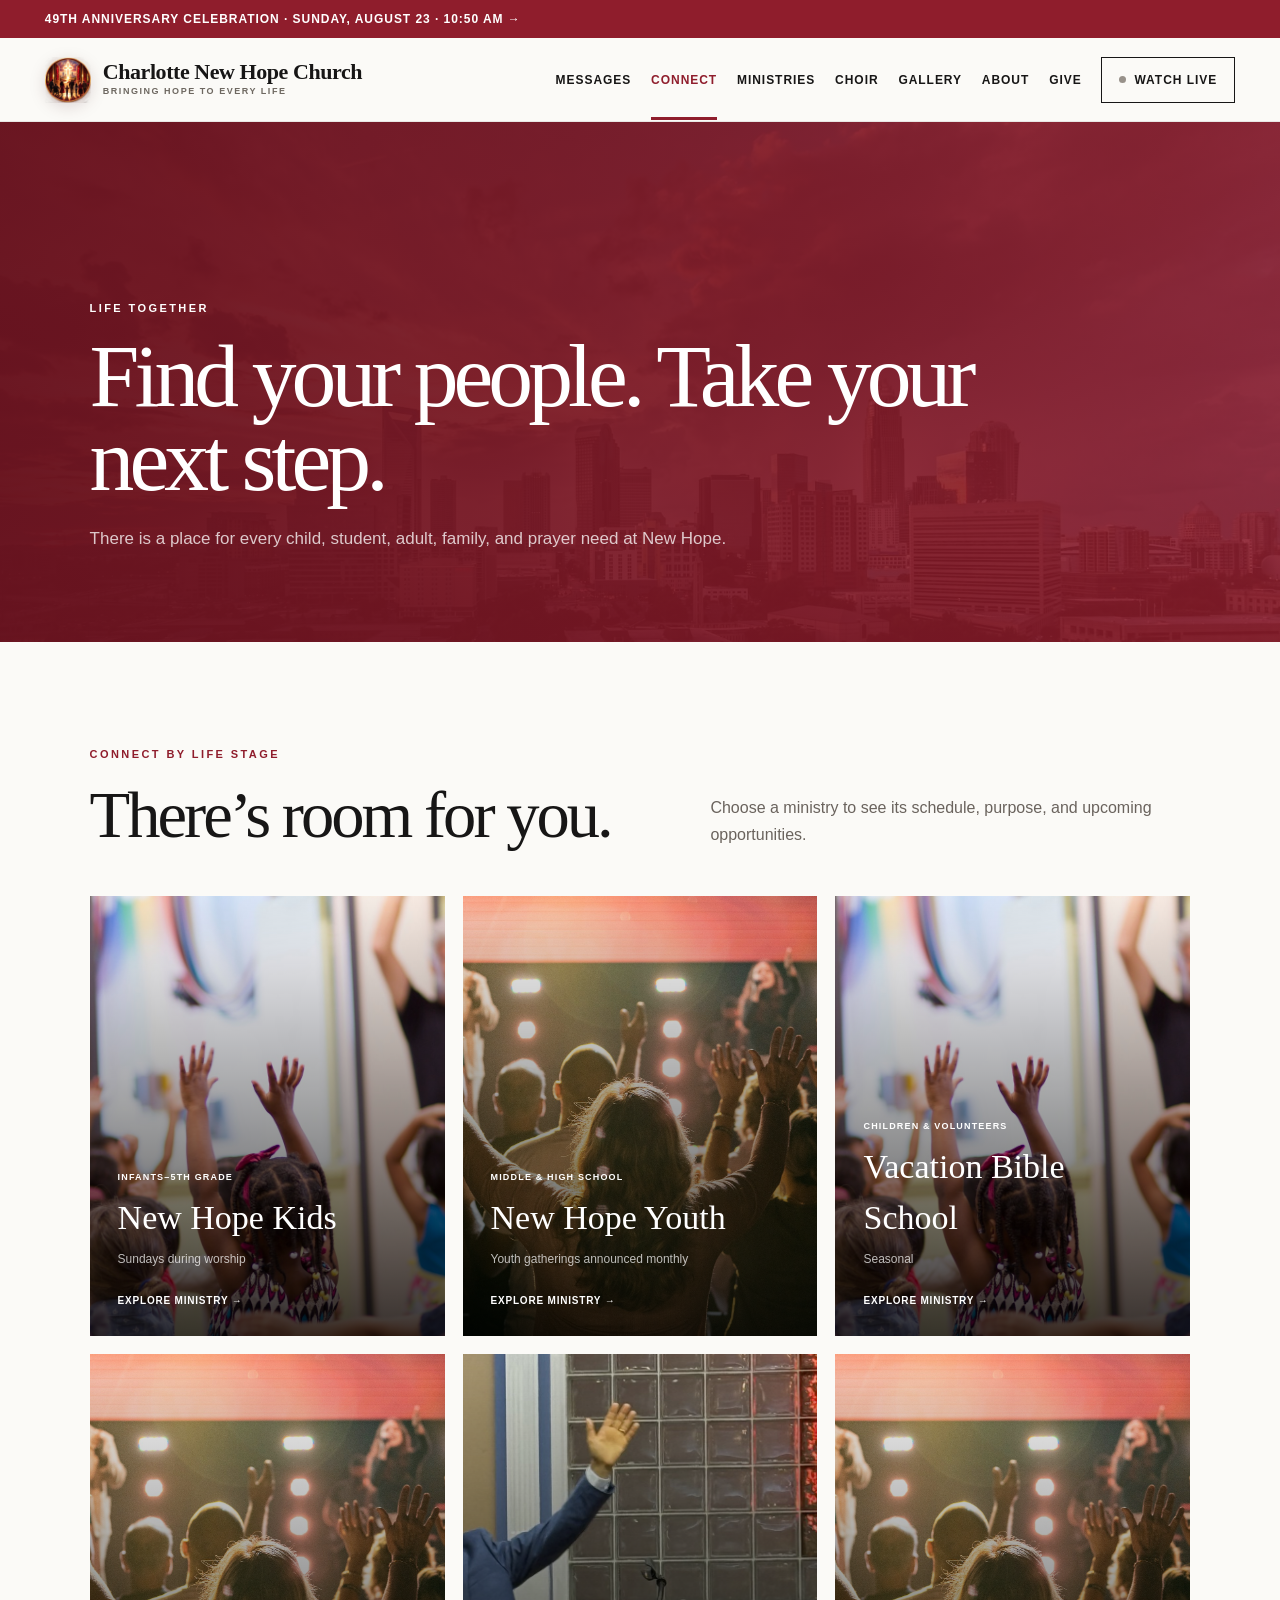
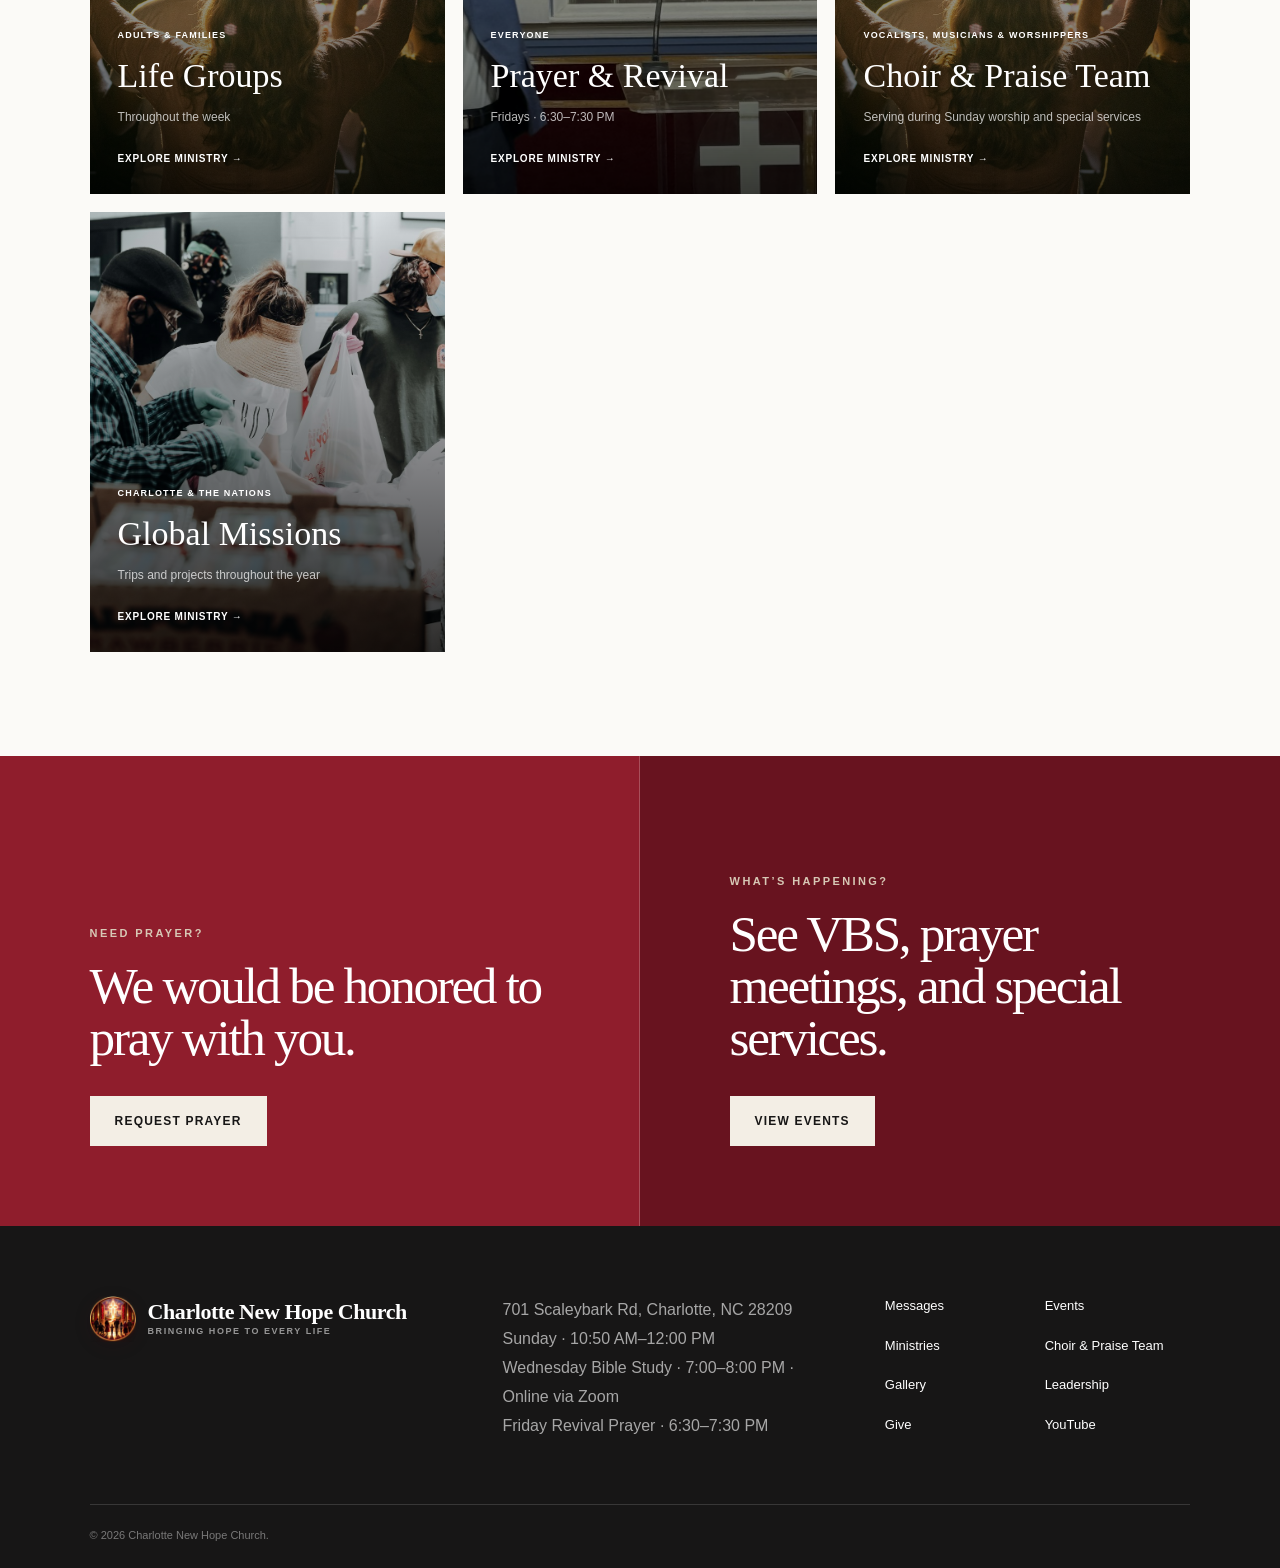
<file: connect/index.html>
<!DOCTYPE html><html lang="en"><head><meta charSet="utf-8"/><meta name="viewport" content="width=device-width, initial-scale=1"/><link rel="preload" as="image" href="/new-hope-logo.png"/><link rel="stylesheet" href="/assets/index-BvlNMyaX.css" data-rsc-css-href="/assets/index-BvlNMyaX.css" data-precedence="vite-rsc/importer-resources"/><title>Charlotte New Hope Church | Bringing Hope to Every Life</title><meta name="description" content="Charlotte’s first Asian church, founded in 1977. Join Pastor John as we bring the hope of Jesus to every life."/><meta property="og:title" content="Charlotte New Hope Church | Bringing Hope to Every Life"/><meta property="og:description" content="Charlotte’s first Asian church, bringing the hope of Jesus to every life."/><meta property="og:type" content="website"/><meta property="og:image" content="https://charlottenewhopechurch.org/og.png"/><meta property="og:image:width" content="1200"/><meta property="og:image:height" content="630"/><meta property="og:image:alt" content="Charlotte New Hope Church — Bringing Hope to Every Life"/><meta name="twitter:card" content="summary_large_image"/><meta name="twitter:title" content="Charlotte New Hope Church | Bringing Hope to Every Life"/><meta name="twitter:description" content="Charlotte’s first Asian church, bringing the hope of Jesus to every life."/><meta name="twitter:image" content="https://charlottenewhopechurch.org/og.png"/><link rel="shortcut icon" href="https://charlottenewhopechurch.org/new-hope-favicon.png"/><link rel="icon" href="https://charlottenewhopechurch.org/new-hope-favicon.png" sizes="512x512" type="image/png"/><link rel="apple-touch-icon" href="https://charlottenewhopechurch.org/apple-touch-icon.png" sizes="180x180" type="image/png"/>
<style data-vinext-fonts>/* cyrillic-ext */
@font-face {
  font-family: 'Geist';
  font-style: normal;
  font-weight: 100 900;
  font-display: swap;
  src: url(C:/Users/Goutham Sai/OneDrive/Documents/New hope church website/.vinext/fonts/geist-8ac0455e797f/geist-ff2310f5.woff2) format('woff2');
  unicode-range: U+0460-052F, U+1C80-1C8A, U+20B4, U+2DE0-2DFF, U+A640-A69F, U+FE2E-FE2F;
}
/* cyrillic */
@font-face {
  font-family: 'Geist';
  font-style: normal;
  font-weight: 100 900;
  font-display: swap;
  src: url(C:/Users/Goutham Sai/OneDrive/Documents/New hope church website/.vinext/fonts/geist-8ac0455e797f/geist-875ccdd4.woff2) format('woff2');
  unicode-range: U+0301, U+0400-045F, U+0490-0491, U+04B0-04B1, U+2116;
}
/* vietnamese */
@font-face {
  font-family: 'Geist';
  font-style: normal;
  font-weight: 100 900;
  font-display: swap;
  src: url(C:/Users/Goutham Sai/OneDrive/Documents/New hope church website/.vinext/fonts/geist-8ac0455e797f/geist-52306abf.woff2) format('woff2');
  unicode-range: U+0102-0103, U+0110-0111, U+0128-0129, U+0168-0169, U+01A0-01A1, U+01AF-01B0, U+0300-0301, U+0303-0304, U+0308-0309, U+0323, U+0329, U+1EA0-1EF9, U+20AB;
}
/* latin-ext */
@font-face {
  font-family: 'Geist';
  font-style: normal;
  font-weight: 100 900;
  font-display: swap;
  src: url(C:/Users/Goutham Sai/OneDrive/Documents/New hope church website/.vinext/fonts/geist-8ac0455e797f/geist-001175b1.woff2) format('woff2');
  unicode-range: U+0100-02BA, U+02BD-02C5, U+02C7-02CC, U+02CE-02D7, U+02DD-02FF, U+0304, U+0308, U+0329, U+1D00-1DBF, U+1E00-1E9F, U+1EF2-1EFF, U+2020, U+20A0-20AB, U+20AD-20C0, U+2113, U+2C60-2C7F, U+A720-A7FF;
}
/* latin */
@font-face {
  font-family: 'Geist';
  font-style: normal;
  font-weight: 100 900;
  font-display: swap;
  src: url(C:/Users/Goutham Sai/OneDrive/Documents/New hope church website/.vinext/fonts/geist-8ac0455e797f/geist-98bbbccb.woff2) format('woff2');
  unicode-range: U+0000-00FF, U+0131, U+0152-0153, U+02BB-02BC, U+02C6, U+02DA, U+02DC, U+0304, U+0308, U+0329, U+2000-206F, U+20AC, U+2122, U+2191, U+2193, U+2212, U+2215, U+FEFF, U+FFFD;
}

.__font_geist_1uh2qme { font-family: 'Geist', sans-serif; }

.__variable_geist_1uh2qme { --font-geist: 'Geist', sans-serif; }
</style>
</head><body class="__variable_geist_1uh2qme"><main><a class="skip-link" href="#page-content">Skip to content</a><div class="announcement portal-announcement"><a href="/events">49th Anniversary Celebration · Sunday, August 23 · 10:50 AM <span aria-hidden="true">→</span></a></div><header class="site-header portal-header"><a href="/" class="brand" aria-label="Charlotte New Hope Church home"><img class="brand-logo" src="/new-hope-logo.png" alt="" aria-hidden="true"/><span><b>Charlotte New Hope Church</b><small>Bringing Hope to Every Life</small></span></a><button class="menu-button" aria-expanded="false" aria-controls="portal-navigation">Menu</button><nav id="portal-navigation" class="" aria-label="Main navigation"><a href="/messages" class="">Messages</a><a href="/connect" class="active-page">Connect</a><a href="/ministries" class="">Ministries</a><a href="/choir" class="">Choir</a><a href="/gallery" class="">Gallery</a><a href="/about" class="">About</a><a href="/give" class="">Give</a><a href="/#live" class="nav-live"><span class="live-dot"></span>Watch Live</a></nav></header><div id="page-content"><section class="interior-hero tone-red"><div><p class="eyebrow">Life together</p><h1>Find your people. Take your next step.</h1><p>There is a place for every child, student, adult, family, and prayer need at New Hope.</p></div></section><section class="portal-section"><div class="portal-section-heading"><div><p class="eyebrow red">Connect by life stage</p><h2>There’s room for you.</h2></div><p>Choose a ministry to see its schedule, purpose, and upcoming opportunities.</p></div><div class="connect-grid"><a class="connect-record" href="/ministries#kids"><div style="background-image:linear-gradient(0deg, rgba(0,0,0,.76), transparent), url(&quot;/images/kids.jpg&quot;)"></div><span>Infants–5th grade</span><h3>New Hope Kids</h3><p>Sundays during worship</p><b>Explore ministry →</b></a><a class="connect-record" href="/ministries#youth"><div style="background-image:linear-gradient(0deg, rgba(0,0,0,.76), transparent), url(&quot;/images/worship.jpg&quot;)"></div><span>Middle &amp; high school</span><h3>New Hope Youth</h3><p>Youth gatherings announced monthly</p><b>Explore ministry →</b></a><a class="connect-record" href="/ministries#vbs"><div style="background-image:linear-gradient(0deg, rgba(0,0,0,.76), transparent), url(&quot;/images/kids.jpg&quot;)"></div><span>Children &amp; volunteers</span><h3>Vacation Bible School</h3><p>Seasonal</p><b>Explore ministry →</b></a><a class="connect-record" href="/ministries#groups"><div style="background-image:linear-gradient(0deg, rgba(0,0,0,.76), transparent), url(&quot;/images/worship.jpg&quot;)"></div><span>Adults &amp; families</span><h3>Life Groups</h3><p>Throughout the week</p><b>Explore ministry →</b></a><a class="connect-record" href="/ministries#prayer"><div style="background-image:linear-gradient(0deg, rgba(0,0,0,.76), transparent), url(&quot;/images/pastor-john-live-landscape.jpg&quot;)"></div><span>Everyone</span><h3>Prayer &amp; Revival</h3><p>Fridays · 6:30–7:30 PM</p><b>Explore ministry →</b></a><a class="connect-record" href="/ministries#choir-praise"><div style="background-image:linear-gradient(0deg, rgba(0,0,0,.76), transparent), url(&quot;/images/worship.jpg&quot;)"></div><span>Vocalists, musicians &amp; worshippers</span><h3>Choir &amp; Praise Team</h3><p>Serving during Sunday worship and special services</p><b>Explore ministry →</b></a><a class="connect-record" href="/ministries#missions"><div style="background-image:linear-gradient(0deg, rgba(0,0,0,.76), transparent), url(&quot;/images/serve.jpg&quot;)"></div><span>Charlotte &amp; the nations</span><h3>Global Missions</h3><p>Trips and projects throughout the year</p><b>Explore ministry →</b></a></div></section><section class="connection-actions"><article><p class="eyebrow cream">Need prayer?</p><h2>We would be honored to pray with you.</h2><a class="button button-light" href="mailto:prayer@newhopecharlotte.org">Request prayer</a></article><article><p class="eyebrow cream">What’s happening?</p><h2>See VBS, prayer meetings, and special services.</h2><a class="button button-light" href="/events">View events</a></article></section></div><footer><div class="footer-top"><a href="/" class="brand footer-brand"><img class="brand-logo" src="/new-hope-logo.png" alt="" aria-hidden="true"/><span><b>Charlotte New Hope Church</b><small>Bringing Hope to Every Life</small></span></a><p>701 Scaleybark Rd, Charlotte, NC 28209<br/>Sunday · 10:50 AM–12:00 PM<br/>Wednesday Bible Study · 7:00–8:00 PM · Online via Zoom<br/>Friday Revival Prayer · 6:30–7:30 PM</p><div class="footer-links"><a href="/messages">Messages</a><a href="/events">Events</a><a href="/ministries">Ministries</a><a href="/choir">Choir &amp; Praise Team</a><a href="/gallery">Gallery</a><a href="/about">Leadership</a><a href="/give">Give</a><a href="https://www.youtube.com/@CharlotteNewHopeChurch" target="_blank" rel="noreferrer">YouTube</a></div></div><div class="footer-bottom"><span>© 2026 Charlotte New Hope Church.</span></div></footer></main>
<script>
document.addEventListener("click", function (event) {
  var button = event.target.closest(".menu-button");
  if (!button) return;
  var nav = document.getElementById(button.getAttribute("aria-controls"));
  if (!nav) return;
  var open = nav.classList.toggle("nav-open");
  button.setAttribute("aria-expanded", String(open));
  var label = button.querySelector("span");
  if (label) label.textContent = open ? "Close" : "Menu";
});
</script>
</body></html>
</file>
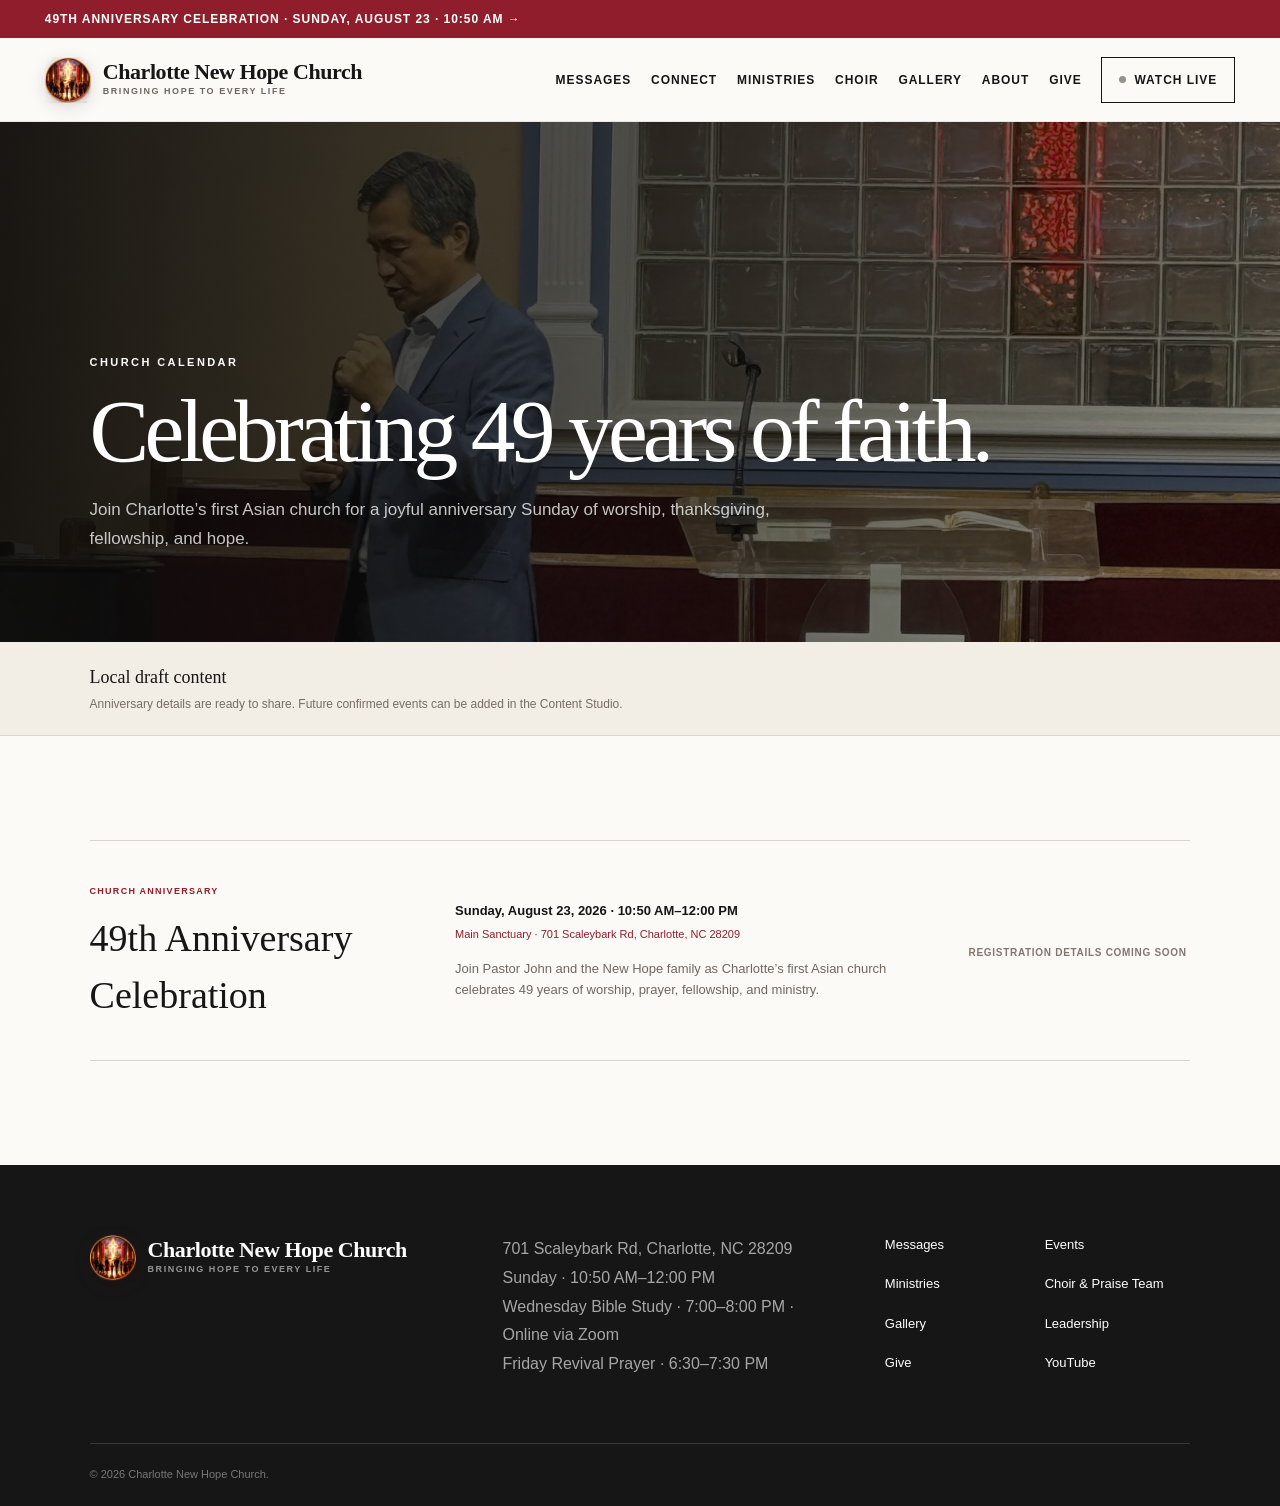
<file: events/index.html>
<!DOCTYPE html><html lang="en"><head><meta charSet="utf-8"/><meta name="viewport" content="width=device-width, initial-scale=1"/><link rel="preload" as="image" href="/new-hope-logo.png"/><link rel="stylesheet" href="/assets/index-BvlNMyaX.css" data-rsc-css-href="/assets/index-BvlNMyaX.css" data-precedence="vite-rsc/importer-resources"/><title>Charlotte New Hope Church | Bringing Hope to Every Life</title><meta name="description" content="Charlotte’s first Asian church, founded in 1977. Join Pastor John as we bring the hope of Jesus to every life."/><meta property="og:title" content="Charlotte New Hope Church | Bringing Hope to Every Life"/><meta property="og:description" content="Charlotte’s first Asian church, bringing the hope of Jesus to every life."/><meta property="og:type" content="website"/><meta property="og:image" content="https://charlottenewhopechurch.org/og.png"/><meta property="og:image:width" content="1200"/><meta property="og:image:height" content="630"/><meta property="og:image:alt" content="Charlotte New Hope Church — Bringing Hope to Every Life"/><meta name="twitter:card" content="summary_large_image"/><meta name="twitter:title" content="Charlotte New Hope Church | Bringing Hope to Every Life"/><meta name="twitter:description" content="Charlotte’s first Asian church, bringing the hope of Jesus to every life."/><meta name="twitter:image" content="https://charlottenewhopechurch.org/og.png"/><link rel="shortcut icon" href="https://charlottenewhopechurch.org/new-hope-favicon.png"/><link rel="icon" href="https://charlottenewhopechurch.org/new-hope-favicon.png" sizes="512x512" type="image/png"/><link rel="apple-touch-icon" href="https://charlottenewhopechurch.org/apple-touch-icon.png" sizes="180x180" type="image/png"/>
<style data-vinext-fonts>/* cyrillic-ext */
@font-face {
  font-family: 'Geist';
  font-style: normal;
  font-weight: 100 900;
  font-display: swap;
  src: url(C:/Users/Goutham Sai/OneDrive/Documents/New hope church website/.vinext/fonts/geist-8ac0455e797f/geist-ff2310f5.woff2) format('woff2');
  unicode-range: U+0460-052F, U+1C80-1C8A, U+20B4, U+2DE0-2DFF, U+A640-A69F, U+FE2E-FE2F;
}
/* cyrillic */
@font-face {
  font-family: 'Geist';
  font-style: normal;
  font-weight: 100 900;
  font-display: swap;
  src: url(C:/Users/Goutham Sai/OneDrive/Documents/New hope church website/.vinext/fonts/geist-8ac0455e797f/geist-875ccdd4.woff2) format('woff2');
  unicode-range: U+0301, U+0400-045F, U+0490-0491, U+04B0-04B1, U+2116;
}
/* vietnamese */
@font-face {
  font-family: 'Geist';
  font-style: normal;
  font-weight: 100 900;
  font-display: swap;
  src: url(C:/Users/Goutham Sai/OneDrive/Documents/New hope church website/.vinext/fonts/geist-8ac0455e797f/geist-52306abf.woff2) format('woff2');
  unicode-range: U+0102-0103, U+0110-0111, U+0128-0129, U+0168-0169, U+01A0-01A1, U+01AF-01B0, U+0300-0301, U+0303-0304, U+0308-0309, U+0323, U+0329, U+1EA0-1EF9, U+20AB;
}
/* latin-ext */
@font-face {
  font-family: 'Geist';
  font-style: normal;
  font-weight: 100 900;
  font-display: swap;
  src: url(C:/Users/Goutham Sai/OneDrive/Documents/New hope church website/.vinext/fonts/geist-8ac0455e797f/geist-001175b1.woff2) format('woff2');
  unicode-range: U+0100-02BA, U+02BD-02C5, U+02C7-02CC, U+02CE-02D7, U+02DD-02FF, U+0304, U+0308, U+0329, U+1D00-1DBF, U+1E00-1E9F, U+1EF2-1EFF, U+2020, U+20A0-20AB, U+20AD-20C0, U+2113, U+2C60-2C7F, U+A720-A7FF;
}
/* latin */
@font-face {
  font-family: 'Geist';
  font-style: normal;
  font-weight: 100 900;
  font-display: swap;
  src: url(C:/Users/Goutham Sai/OneDrive/Documents/New hope church website/.vinext/fonts/geist-8ac0455e797f/geist-98bbbccb.woff2) format('woff2');
  unicode-range: U+0000-00FF, U+0131, U+0152-0153, U+02BB-02BC, U+02C6, U+02DA, U+02DC, U+0304, U+0308, U+0329, U+2000-206F, U+20AC, U+2122, U+2191, U+2193, U+2212, U+2215, U+FEFF, U+FFFD;
}

.__font_geist_1uh2qme { font-family: 'Geist', sans-serif; }

.__variable_geist_1uh2qme { --font-geist: 'Geist', sans-serif; }
</style>
</head><body class="__variable_geist_1uh2qme"><main><a class="skip-link" href="#page-content">Skip to content</a><div class="announcement portal-announcement"><a href="/events">49th Anniversary Celebration · Sunday, August 23 · 10:50 AM <span aria-hidden="true">→</span></a></div><header class="site-header portal-header"><a href="/" class="brand" aria-label="Charlotte New Hope Church home"><img class="brand-logo" src="/new-hope-logo.png" alt="" aria-hidden="true"/><span><b>Charlotte New Hope Church</b><small>Bringing Hope to Every Life</small></span></a><button class="menu-button" aria-expanded="false" aria-controls="portal-navigation">Menu</button><nav id="portal-navigation" class="" aria-label="Main navigation"><a href="/messages" class="">Messages</a><a href="/connect" class="">Connect</a><a href="/ministries" class="">Ministries</a><a href="/choir" class="">Choir</a><a href="/gallery" class="">Gallery</a><a href="/about" class="">About</a><a href="/give" class="">Give</a><a href="/#live" class="nav-live"><span class="live-dot"></span>Watch Live</a></nav></header><div id="page-content"><section class="interior-hero tone-photo"><div><p class="eyebrow">Church calendar</p><h1>Celebrating 49 years of faith.</h1><p>Join Charlotte’s first Asian church for a joyful anniversary Sunday of worship, thanksgiving, fellowship, and hope.</p></div></section><div class="local-draft-notice"><div><strong>Local draft content</strong><span>Anniversary details are ready to share. Future confirmed events can be added in the Content Studio.</span></div></div><section class="portal-section"><div class="event-record-list"><article><div><small>Church Anniversary</small><h2>49th Anniversary Celebration</h2></div><div><strong>Sunday, August 23, 2026 · 10:50 AM–12:00 PM</strong><span>Main Sanctuary · 701 Scaleybark Rd, Charlotte, NC 28209</span><p>Join Pastor John and the New Hope family as Charlotte’s first Asian church celebrates 49 years of worship, prayer, fellowship, and ministry.</p></div><div><span class="setup-label">Registration details coming soon</span></div></article></div></section></div><footer><div class="footer-top"><a href="/" class="brand footer-brand"><img class="brand-logo" src="/new-hope-logo.png" alt="" aria-hidden="true"/><span><b>Charlotte New Hope Church</b><small>Bringing Hope to Every Life</small></span></a><p>701 Scaleybark Rd, Charlotte, NC 28209<br/>Sunday · 10:50 AM–12:00 PM<br/>Wednesday Bible Study · 7:00–8:00 PM · Online via Zoom<br/>Friday Revival Prayer · 6:30–7:30 PM</p><div class="footer-links"><a href="/messages">Messages</a><a href="/events">Events</a><a href="/ministries">Ministries</a><a href="/choir">Choir &amp; Praise Team</a><a href="/gallery">Gallery</a><a href="/about">Leadership</a><a href="/give">Give</a><a href="https://www.youtube.com/@CharlotteNewHopeChurch" target="_blank" rel="noreferrer">YouTube</a></div></div><div class="footer-bottom"><span>© 2026 Charlotte New Hope Church.</span></div></footer></main>
<script>
document.addEventListener("click", function (event) {
  var button = event.target.closest(".menu-button");
  if (!button) return;
  var nav = document.getElementById(button.getAttribute("aria-controls"));
  if (!nav) return;
  var open = nav.classList.toggle("nav-open");
  button.setAttribute("aria-expanded", String(open));
  var label = button.querySelector("span");
  if (label) label.textContent = open ? "Close" : "Menu";
});
</script>
</body></html>
</file>
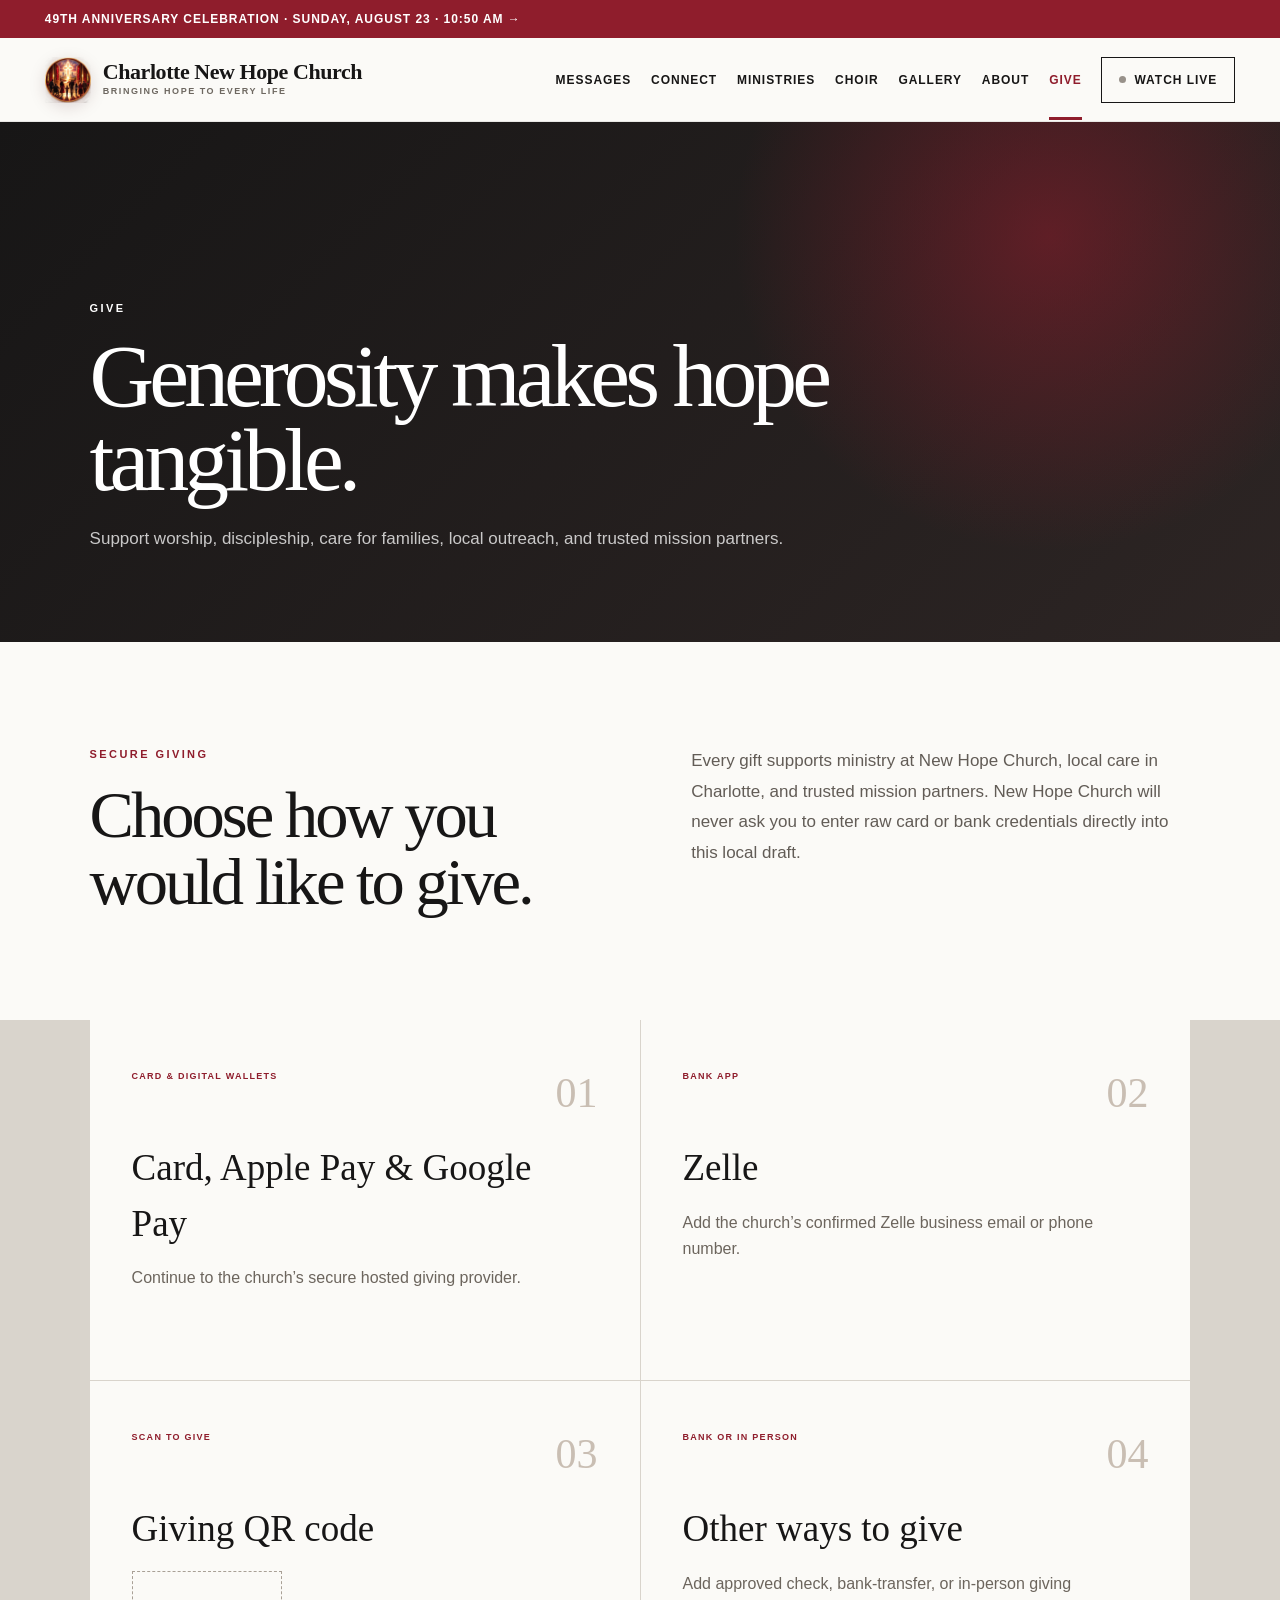
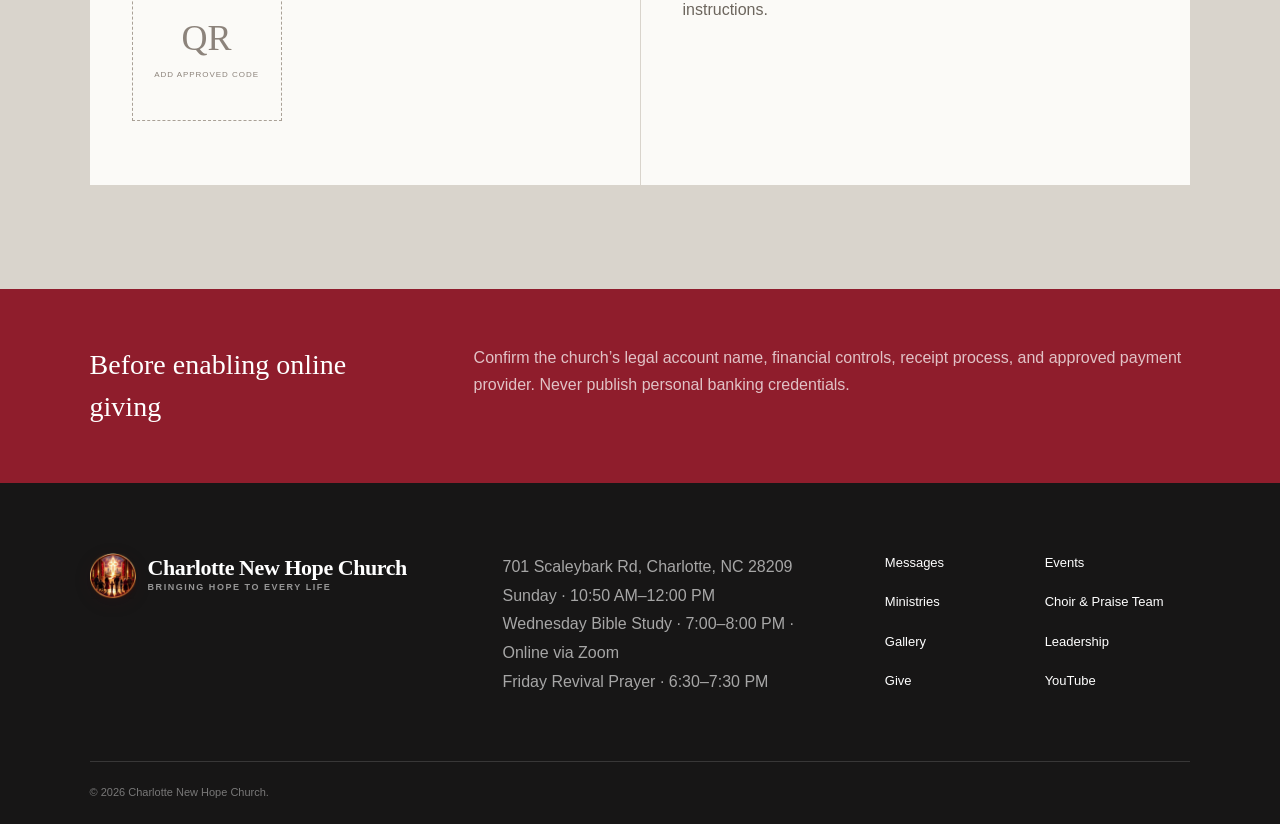
<file: give/index.html>
<!DOCTYPE html><html lang="en"><head><meta charSet="utf-8"/><meta name="viewport" content="width=device-width, initial-scale=1"/><link rel="preload" as="image" href="/new-hope-logo.png"/><link rel="stylesheet" href="/assets/index-BvlNMyaX.css" data-rsc-css-href="/assets/index-BvlNMyaX.css" data-precedence="vite-rsc/importer-resources"/><title>Charlotte New Hope Church | Bringing Hope to Every Life</title><meta name="description" content="Charlotte’s first Asian church, founded in 1977. Join Pastor John as we bring the hope of Jesus to every life."/><meta property="og:title" content="Charlotte New Hope Church | Bringing Hope to Every Life"/><meta property="og:description" content="Charlotte’s first Asian church, bringing the hope of Jesus to every life."/><meta property="og:type" content="website"/><meta property="og:image" content="https://charlottenewhopechurch.org/og.png"/><meta property="og:image:width" content="1200"/><meta property="og:image:height" content="630"/><meta property="og:image:alt" content="Charlotte New Hope Church — Bringing Hope to Every Life"/><meta name="twitter:card" content="summary_large_image"/><meta name="twitter:title" content="Charlotte New Hope Church | Bringing Hope to Every Life"/><meta name="twitter:description" content="Charlotte’s first Asian church, bringing the hope of Jesus to every life."/><meta name="twitter:image" content="https://charlottenewhopechurch.org/og.png"/><link rel="shortcut icon" href="https://charlottenewhopechurch.org/new-hope-favicon.png"/><link rel="icon" href="https://charlottenewhopechurch.org/new-hope-favicon.png" sizes="512x512" type="image/png"/><link rel="apple-touch-icon" href="https://charlottenewhopechurch.org/apple-touch-icon.png" sizes="180x180" type="image/png"/>
<style data-vinext-fonts>/* cyrillic-ext */
@font-face {
  font-family: 'Geist';
  font-style: normal;
  font-weight: 100 900;
  font-display: swap;
  src: url(C:/Users/Goutham Sai/OneDrive/Documents/New hope church website/.vinext/fonts/geist-8ac0455e797f/geist-ff2310f5.woff2) format('woff2');
  unicode-range: U+0460-052F, U+1C80-1C8A, U+20B4, U+2DE0-2DFF, U+A640-A69F, U+FE2E-FE2F;
}
/* cyrillic */
@font-face {
  font-family: 'Geist';
  font-style: normal;
  font-weight: 100 900;
  font-display: swap;
  src: url(C:/Users/Goutham Sai/OneDrive/Documents/New hope church website/.vinext/fonts/geist-8ac0455e797f/geist-875ccdd4.woff2) format('woff2');
  unicode-range: U+0301, U+0400-045F, U+0490-0491, U+04B0-04B1, U+2116;
}
/* vietnamese */
@font-face {
  font-family: 'Geist';
  font-style: normal;
  font-weight: 100 900;
  font-display: swap;
  src: url(C:/Users/Goutham Sai/OneDrive/Documents/New hope church website/.vinext/fonts/geist-8ac0455e797f/geist-52306abf.woff2) format('woff2');
  unicode-range: U+0102-0103, U+0110-0111, U+0128-0129, U+0168-0169, U+01A0-01A1, U+01AF-01B0, U+0300-0301, U+0303-0304, U+0308-0309, U+0323, U+0329, U+1EA0-1EF9, U+20AB;
}
/* latin-ext */
@font-face {
  font-family: 'Geist';
  font-style: normal;
  font-weight: 100 900;
  font-display: swap;
  src: url(C:/Users/Goutham Sai/OneDrive/Documents/New hope church website/.vinext/fonts/geist-8ac0455e797f/geist-001175b1.woff2) format('woff2');
  unicode-range: U+0100-02BA, U+02BD-02C5, U+02C7-02CC, U+02CE-02D7, U+02DD-02FF, U+0304, U+0308, U+0329, U+1D00-1DBF, U+1E00-1E9F, U+1EF2-1EFF, U+2020, U+20A0-20AB, U+20AD-20C0, U+2113, U+2C60-2C7F, U+A720-A7FF;
}
/* latin */
@font-face {
  font-family: 'Geist';
  font-style: normal;
  font-weight: 100 900;
  font-display: swap;
  src: url(C:/Users/Goutham Sai/OneDrive/Documents/New hope church website/.vinext/fonts/geist-8ac0455e797f/geist-98bbbccb.woff2) format('woff2');
  unicode-range: U+0000-00FF, U+0131, U+0152-0153, U+02BB-02BC, U+02C6, U+02DA, U+02DC, U+0304, U+0308, U+0329, U+2000-206F, U+20AC, U+2122, U+2191, U+2193, U+2212, U+2215, U+FEFF, U+FFFD;
}

.__font_geist_1uh2qme { font-family: 'Geist', sans-serif; }

.__variable_geist_1uh2qme { --font-geist: 'Geist', sans-serif; }
</style>
</head><body class="__variable_geist_1uh2qme"><main><a class="skip-link" href="#page-content">Skip to content</a><div class="announcement portal-announcement"><a href="/events">49th Anniversary Celebration · Sunday, August 23 · 10:50 AM <span aria-hidden="true">→</span></a></div><header class="site-header portal-header"><a href="/" class="brand" aria-label="Charlotte New Hope Church home"><img class="brand-logo" src="/new-hope-logo.png" alt="" aria-hidden="true"/><span><b>Charlotte New Hope Church</b><small>Bringing Hope to Every Life</small></span></a><button class="menu-button" aria-expanded="false" aria-controls="portal-navigation">Menu</button><nav id="portal-navigation" class="" aria-label="Main navigation"><a href="/messages" class="">Messages</a><a href="/connect" class="">Connect</a><a href="/ministries" class="">Ministries</a><a href="/choir" class="">Choir</a><a href="/gallery" class="">Gallery</a><a href="/about" class="">About</a><a href="/give" class="active-page">Give</a><a href="/#live" class="nav-live"><span class="live-dot"></span>Watch Live</a></nav></header><div id="page-content"><section class="interior-hero tone-ink"><div><p class="eyebrow">Give</p><h1>Generosity makes hope tangible.</h1><p>Support worship, discipleship, care for families, local outreach, and trusted mission partners.</p></div></section><section class="give-intro"><div><p class="eyebrow red">Secure giving</p><h2>Choose how you would like to give.</h2></div><p>Every gift supports ministry at New Hope Church, local care in Charlotte, and trusted mission partners.<!-- --> New Hope Church will never ask you to enter raw card or bank credentials directly into this local draft.</p></section><section class="giving-methods"><article><span class="method-number">01</span><small>Card &amp; digital wallets</small><h3>Card, Apple Pay &amp; Google Pay</h3><p>Continue to the church’s secure hosted giving provider.</p></article><article><span class="method-number">02</span><small>Bank app</small><h3>Zelle</h3><p>Add the church’s confirmed Zelle business email or phone number.</p></article><article><span class="method-number">03</span><small>Scan to give</small><h3>Giving QR code</h3><div class="qr-placeholder"><span>QR</span><small>Add approved code</small></div></article><article><span class="method-number">04</span><small>Bank or in person</small><h3>Other ways to give</h3><p>Add approved check, bank-transfer, or in-person giving instructions.</p></article></section><section class="giving-safety"><strong>Before enabling online giving</strong><p>Confirm the church’s legal account name, financial controls, receipt process, and approved payment provider. Never publish personal banking credentials.</p></section></div><footer><div class="footer-top"><a href="/" class="brand footer-brand"><img class="brand-logo" src="/new-hope-logo.png" alt="" aria-hidden="true"/><span><b>Charlotte New Hope Church</b><small>Bringing Hope to Every Life</small></span></a><p>701 Scaleybark Rd, Charlotte, NC 28209<br/>Sunday · 10:50 AM–12:00 PM<br/>Wednesday Bible Study · 7:00–8:00 PM · Online via Zoom<br/>Friday Revival Prayer · 6:30–7:30 PM</p><div class="footer-links"><a href="/messages">Messages</a><a href="/events">Events</a><a href="/ministries">Ministries</a><a href="/choir">Choir &amp; Praise Team</a><a href="/gallery">Gallery</a><a href="/about">Leadership</a><a href="/give">Give</a><a href="https://www.youtube.com/@CharlotteNewHopeChurch" target="_blank" rel="noreferrer">YouTube</a></div></div><div class="footer-bottom"><span>© 2026 Charlotte New Hope Church.</span></div></footer></main>
<script>
document.addEventListener("click", function (event) {
  var button = event.target.closest(".menu-button");
  if (!button) return;
  var nav = document.getElementById(button.getAttribute("aria-controls"));
  if (!nav) return;
  var open = nav.classList.toggle("nav-open");
  button.setAttribute("aria-expanded", String(open));
  var label = button.querySelector("span");
  if (label) label.textContent = open ? "Close" : "Menu";
});
</script>
</body></html>
</file>
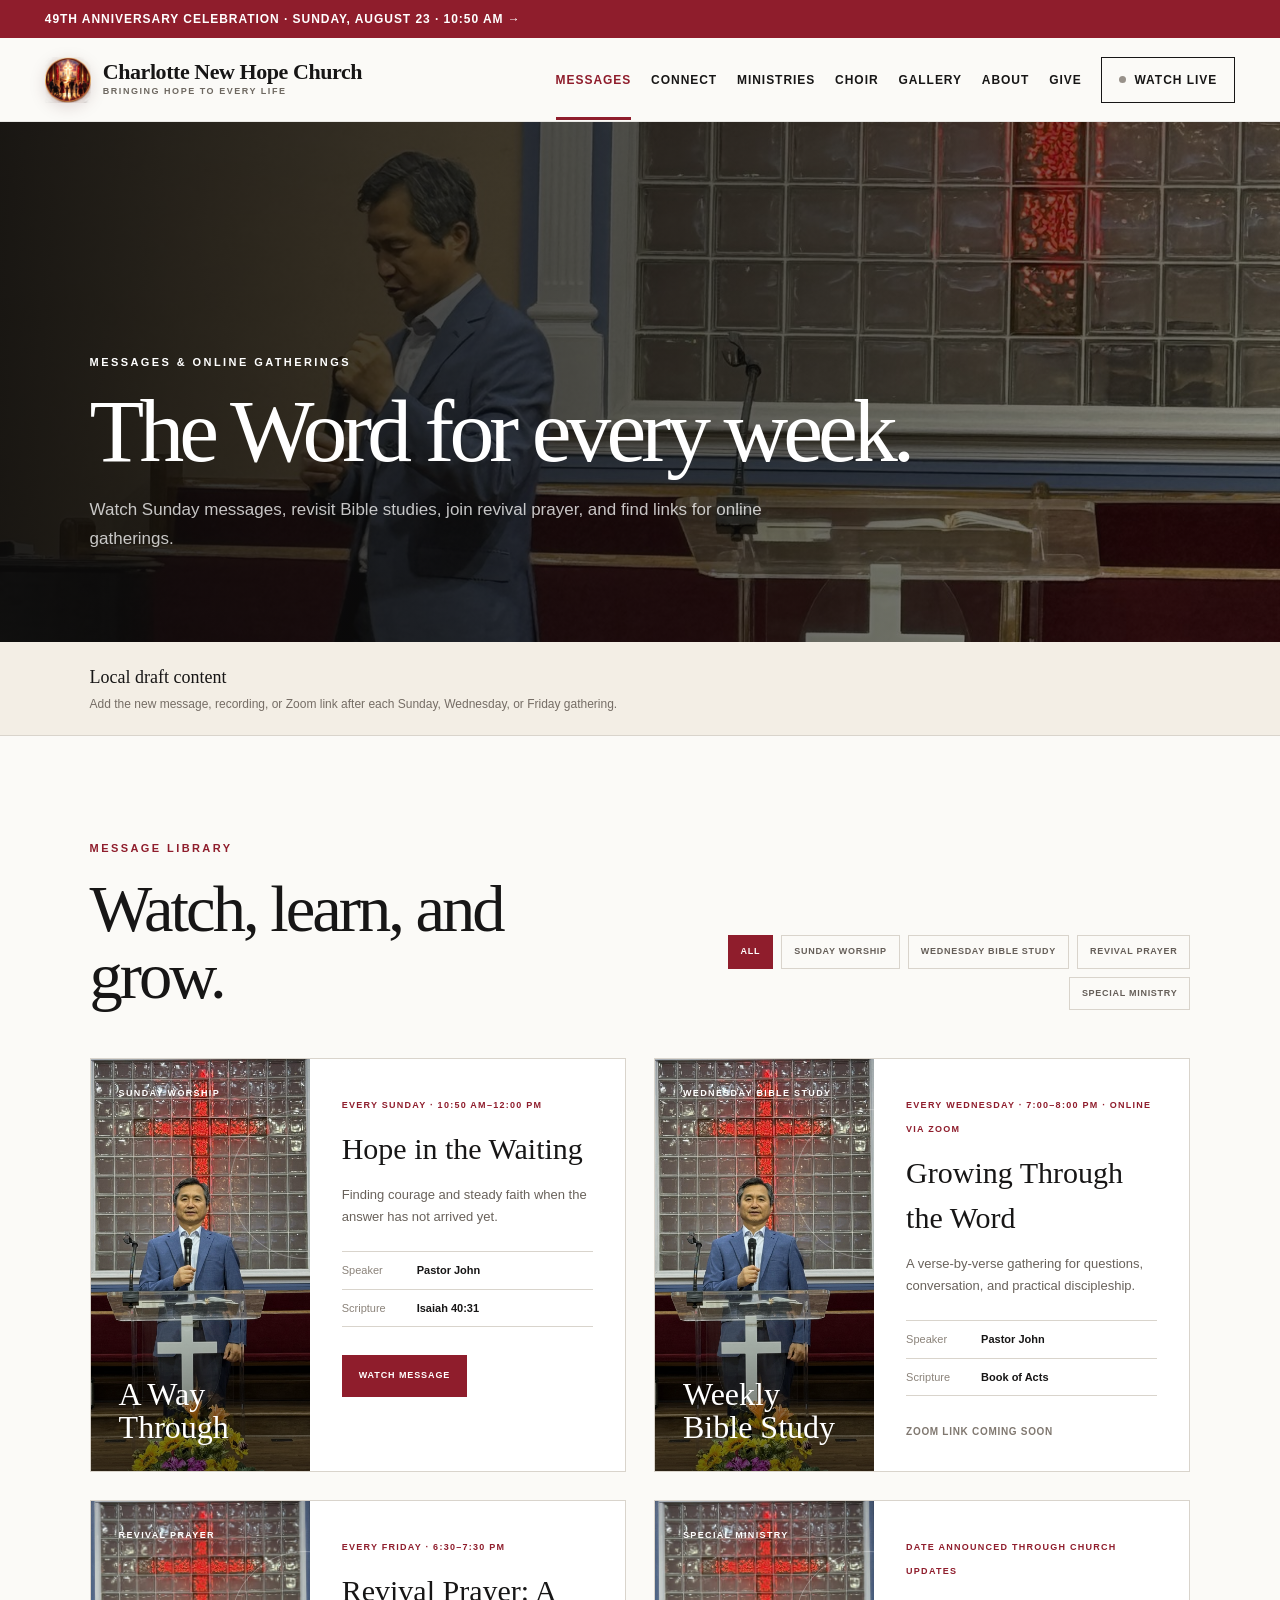
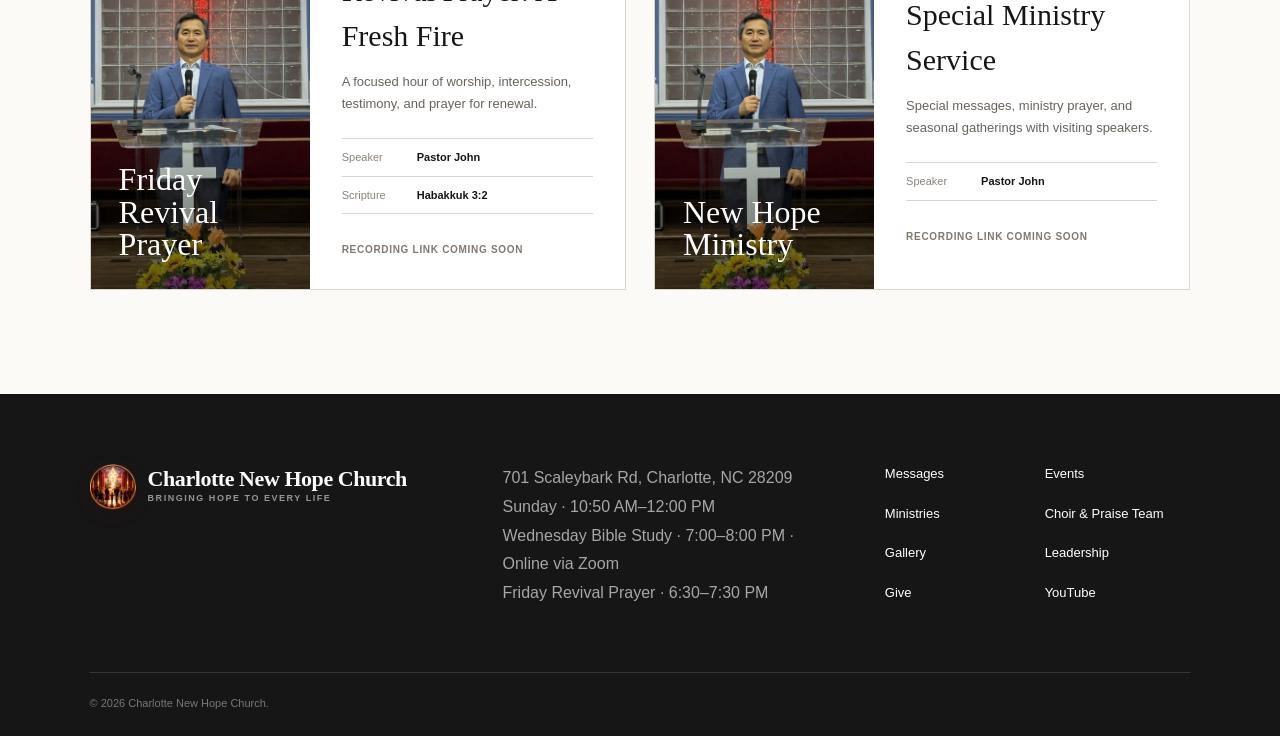
<file: messages/index.html>
<!DOCTYPE html><html lang="en"><head><meta charSet="utf-8"/><meta name="viewport" content="width=device-width, initial-scale=1"/><link rel="preload" as="image" href="/new-hope-logo.png"/><link rel="stylesheet" href="/assets/index-BvlNMyaX.css" data-rsc-css-href="/assets/index-BvlNMyaX.css" data-precedence="vite-rsc/importer-resources"/><title>Charlotte New Hope Church | Bringing Hope to Every Life</title><meta name="description" content="Charlotte’s first Asian church, founded in 1977. Join Pastor John as we bring the hope of Jesus to every life."/><meta property="og:title" content="Charlotte New Hope Church | Bringing Hope to Every Life"/><meta property="og:description" content="Charlotte’s first Asian church, bringing the hope of Jesus to every life."/><meta property="og:type" content="website"/><meta property="og:image" content="https://charlottenewhopechurch.org/og.png"/><meta property="og:image:width" content="1200"/><meta property="og:image:height" content="630"/><meta property="og:image:alt" content="Charlotte New Hope Church — Bringing Hope to Every Life"/><meta name="twitter:card" content="summary_large_image"/><meta name="twitter:title" content="Charlotte New Hope Church | Bringing Hope to Every Life"/><meta name="twitter:description" content="Charlotte’s first Asian church, bringing the hope of Jesus to every life."/><meta name="twitter:image" content="https://charlottenewhopechurch.org/og.png"/><link rel="shortcut icon" href="https://charlottenewhopechurch.org/new-hope-favicon.png"/><link rel="icon" href="https://charlottenewhopechurch.org/new-hope-favicon.png" sizes="512x512" type="image/png"/><link rel="apple-touch-icon" href="https://charlottenewhopechurch.org/apple-touch-icon.png" sizes="180x180" type="image/png"/>
<style data-vinext-fonts>/* cyrillic-ext */
@font-face {
  font-family: 'Geist';
  font-style: normal;
  font-weight: 100 900;
  font-display: swap;
  src: url(C:/Users/Goutham Sai/OneDrive/Documents/New hope church website/.vinext/fonts/geist-8ac0455e797f/geist-ff2310f5.woff2) format('woff2');
  unicode-range: U+0460-052F, U+1C80-1C8A, U+20B4, U+2DE0-2DFF, U+A640-A69F, U+FE2E-FE2F;
}
/* cyrillic */
@font-face {
  font-family: 'Geist';
  font-style: normal;
  font-weight: 100 900;
  font-display: swap;
  src: url(C:/Users/Goutham Sai/OneDrive/Documents/New hope church website/.vinext/fonts/geist-8ac0455e797f/geist-875ccdd4.woff2) format('woff2');
  unicode-range: U+0301, U+0400-045F, U+0490-0491, U+04B0-04B1, U+2116;
}
/* vietnamese */
@font-face {
  font-family: 'Geist';
  font-style: normal;
  font-weight: 100 900;
  font-display: swap;
  src: url(C:/Users/Goutham Sai/OneDrive/Documents/New hope church website/.vinext/fonts/geist-8ac0455e797f/geist-52306abf.woff2) format('woff2');
  unicode-range: U+0102-0103, U+0110-0111, U+0128-0129, U+0168-0169, U+01A0-01A1, U+01AF-01B0, U+0300-0301, U+0303-0304, U+0308-0309, U+0323, U+0329, U+1EA0-1EF9, U+20AB;
}
/* latin-ext */
@font-face {
  font-family: 'Geist';
  font-style: normal;
  font-weight: 100 900;
  font-display: swap;
  src: url(C:/Users/Goutham Sai/OneDrive/Documents/New hope church website/.vinext/fonts/geist-8ac0455e797f/geist-001175b1.woff2) format('woff2');
  unicode-range: U+0100-02BA, U+02BD-02C5, U+02C7-02CC, U+02CE-02D7, U+02DD-02FF, U+0304, U+0308, U+0329, U+1D00-1DBF, U+1E00-1E9F, U+1EF2-1EFF, U+2020, U+20A0-20AB, U+20AD-20C0, U+2113, U+2C60-2C7F, U+A720-A7FF;
}
/* latin */
@font-face {
  font-family: 'Geist';
  font-style: normal;
  font-weight: 100 900;
  font-display: swap;
  src: url(C:/Users/Goutham Sai/OneDrive/Documents/New hope church website/.vinext/fonts/geist-8ac0455e797f/geist-98bbbccb.woff2) format('woff2');
  unicode-range: U+0000-00FF, U+0131, U+0152-0153, U+02BB-02BC, U+02C6, U+02DA, U+02DC, U+0304, U+0308, U+0329, U+2000-206F, U+20AC, U+2122, U+2191, U+2193, U+2212, U+2215, U+FEFF, U+FFFD;
}

.__font_geist_1uh2qme { font-family: 'Geist', sans-serif; }

.__variable_geist_1uh2qme { --font-geist: 'Geist', sans-serif; }
</style>
</head><body class="__variable_geist_1uh2qme"><main><a class="skip-link" href="#page-content">Skip to content</a><div class="announcement portal-announcement"><a href="/events">49th Anniversary Celebration · Sunday, August 23 · 10:50 AM <span aria-hidden="true">→</span></a></div><header class="site-header portal-header"><a href="/" class="brand" aria-label="Charlotte New Hope Church home"><img class="brand-logo" src="/new-hope-logo.png" alt="" aria-hidden="true"/><span><b>Charlotte New Hope Church</b><small>Bringing Hope to Every Life</small></span></a><button class="menu-button" aria-expanded="false" aria-controls="portal-navigation">Menu</button><nav id="portal-navigation" class="" aria-label="Main navigation"><a href="/messages" class="active-page">Messages</a><a href="/connect" class="">Connect</a><a href="/ministries" class="">Ministries</a><a href="/choir" class="">Choir</a><a href="/gallery" class="">Gallery</a><a href="/about" class="">About</a><a href="/give" class="">Give</a><a href="/#live" class="nav-live"><span class="live-dot"></span>Watch Live</a></nav></header><div id="page-content"><section class="interior-hero tone-photo"><div><p class="eyebrow">Messages &amp; online gatherings</p><h1>The Word for every week.</h1><p>Watch Sunday messages, revisit Bible studies, join revival prayer, and find links for online gatherings.</p></div></section><div class="local-draft-notice"><div><strong>Local draft content</strong><span>Add the new message, recording, or Zoom link after each Sunday, Wednesday, or Friday gathering.</span></div></div><section class="portal-section"><div class="portal-section-heading"><div><p class="eyebrow red">Message library</p><h2>Watch, learn, and grow.</h2></div><div class="filter-row" aria-label="Filter messages"><button class="active">All</button><button class="">Sunday Worship</button><button class="">Wednesday Bible Study</button><button class="">Revival Prayer</button><button class="">Special Ministry</button></div></div><div class="record-grid"><article class="message-record"><div class="record-art pastor-message-art"><span>Sunday Worship</span><strong>A Way Through</strong></div><div class="record-body"><small>Every Sunday · 10:50 AM–12:00 PM</small><h3>Hope in the Waiting</h3><p>Finding courage and steady faith when the answer has not arrived yet.</p><dl><div><dt>Speaker</dt><dd>Pastor John</dd></div><div><dt>Scripture</dt><dd>Isaiah 40:31</dd></div></dl><div class="record-actions"><a class="button button-red" href="https://www.youtube.com/@CharlotteNewHopeChurch/streams" target="_blank" rel="noreferrer">Watch message</a></div></div></article><article class="message-record"><div class="record-art pastor-message-art"><span>Wednesday Bible Study</span><strong>Weekly Bible Study</strong></div><div class="record-body"><small>Every Wednesday · 7:00–8:00 PM · Online via Zoom</small><h3>Growing Through the Word</h3><p>A verse-by-verse gathering for questions, conversation, and practical discipleship.</p><dl><div><dt>Speaker</dt><dd>Pastor John</dd></div><div><dt>Scripture</dt><dd>Book of Acts</dd></div></dl><div class="record-actions"><span class="setup-label">Zoom link coming soon</span></div></div></article><article class="message-record"><div class="record-art pastor-message-art"><span>Revival Prayer</span><strong>Friday Revival Prayer</strong></div><div class="record-body"><small>Every Friday · 6:30–7:30 PM</small><h3>Revival Prayer: A Fresh Fire</h3><p>A focused hour of worship, intercession, testimony, and prayer for renewal.</p><dl><div><dt>Speaker</dt><dd>Pastor John</dd></div><div><dt>Scripture</dt><dd>Habakkuk 3:2</dd></div></dl><div class="record-actions"><span class="setup-label">Recording link coming soon</span></div></div></article><article class="message-record"><div class="record-art pastor-message-art"><span>Special Ministry</span><strong>New Hope Ministry</strong></div><div class="record-body"><small>Date announced through church updates</small><h3>Special Ministry Service</h3><p>Special messages, ministry prayer, and seasonal gatherings with visiting speakers.</p><dl><div><dt>Speaker</dt><dd>Pastor John</dd></div></dl><div class="record-actions"><span class="setup-label">Recording link coming soon</span></div></div></article></div></section></div><footer><div class="footer-top"><a href="/" class="brand footer-brand"><img class="brand-logo" src="/new-hope-logo.png" alt="" aria-hidden="true"/><span><b>Charlotte New Hope Church</b><small>Bringing Hope to Every Life</small></span></a><p>701 Scaleybark Rd, Charlotte, NC 28209<br/>Sunday · 10:50 AM–12:00 PM<br/>Wednesday Bible Study · 7:00–8:00 PM · Online via Zoom<br/>Friday Revival Prayer · 6:30–7:30 PM</p><div class="footer-links"><a href="/messages">Messages</a><a href="/events">Events</a><a href="/ministries">Ministries</a><a href="/choir">Choir &amp; Praise Team</a><a href="/gallery">Gallery</a><a href="/about">Leadership</a><a href="/give">Give</a><a href="https://www.youtube.com/@CharlotteNewHopeChurch" target="_blank" rel="noreferrer">YouTube</a></div></div><div class="footer-bottom"><span>© 2026 Charlotte New Hope Church.</span></div></footer></main>
<script>
document.addEventListener("click", function (event) {
  var button = event.target.closest(".menu-button");
  if (!button) return;
  var nav = document.getElementById(button.getAttribute("aria-controls"));
  if (!nav) return;
  var open = nav.classList.toggle("nav-open");
  button.setAttribute("aria-expanded", String(open));
  var label = button.querySelector("span");
  if (label) label.textContent = open ? "Close" : "Menu";
});
</script>
</body></html>
</file>
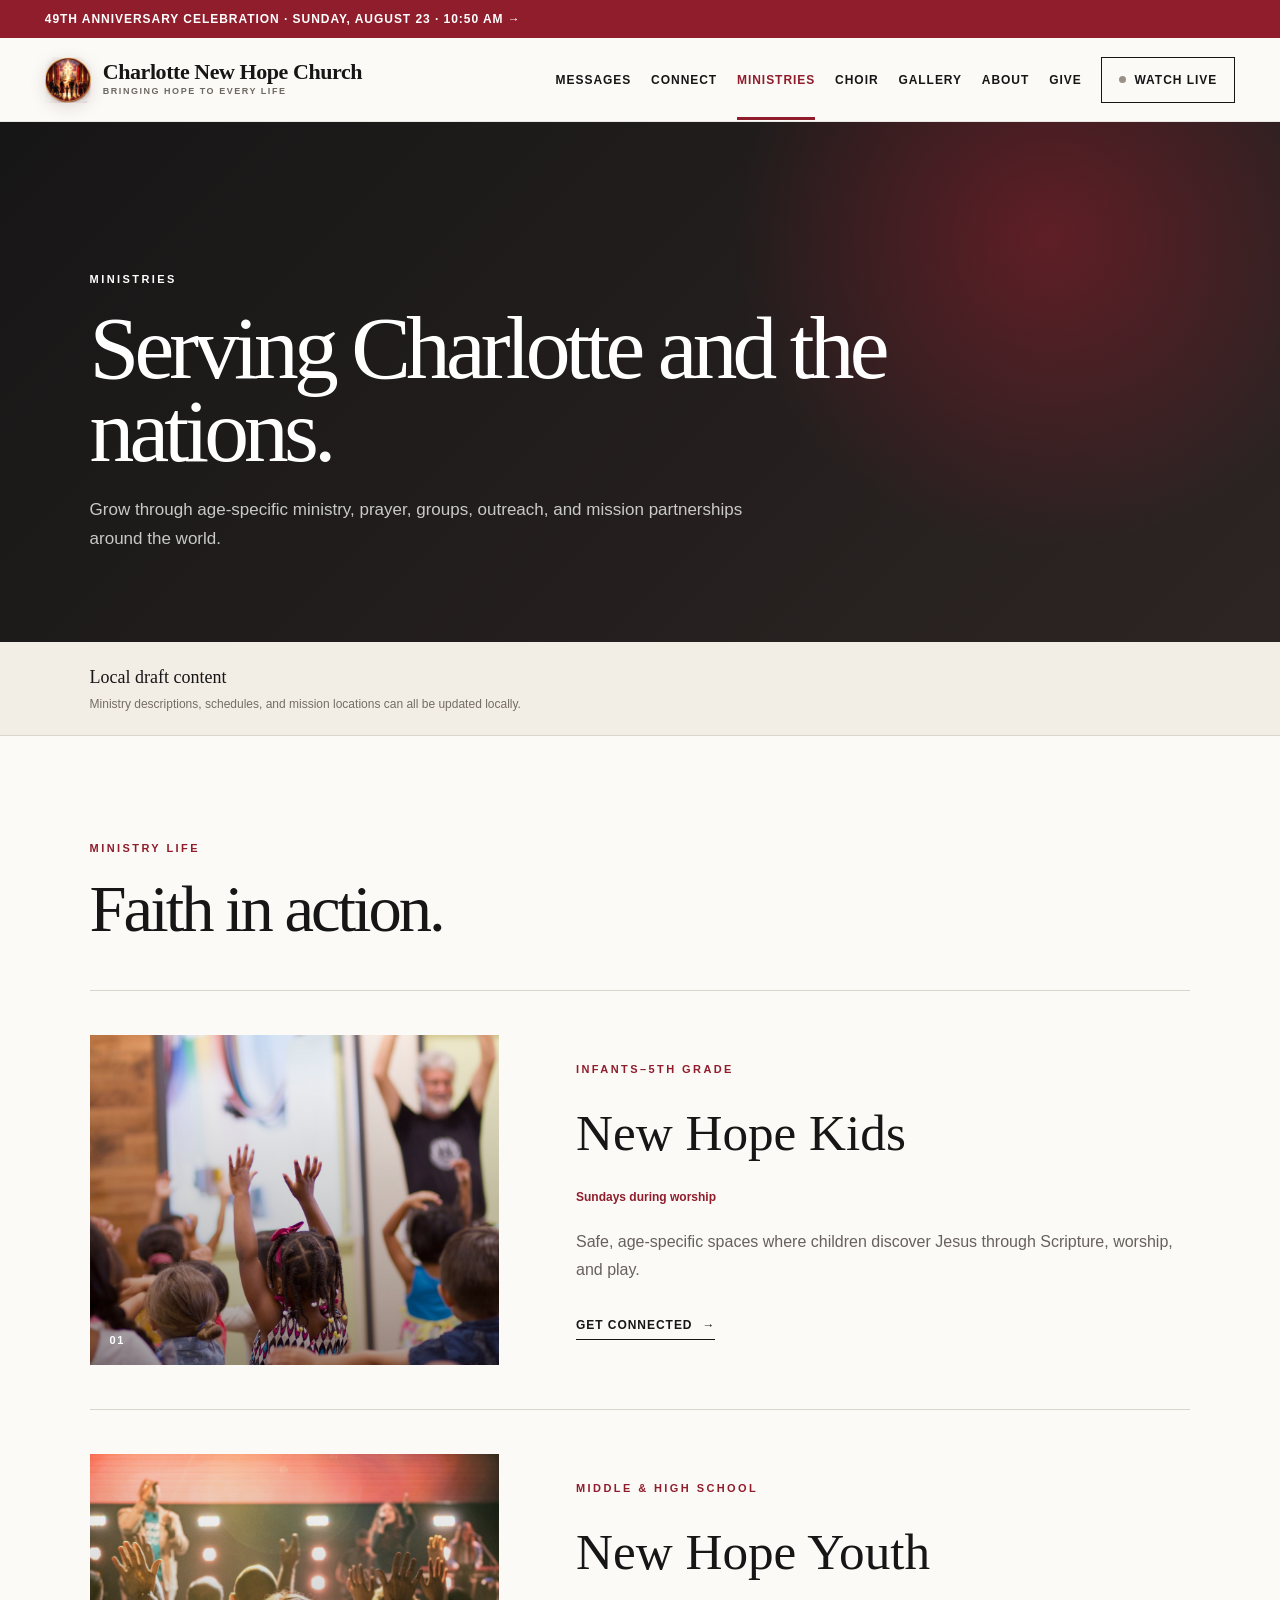
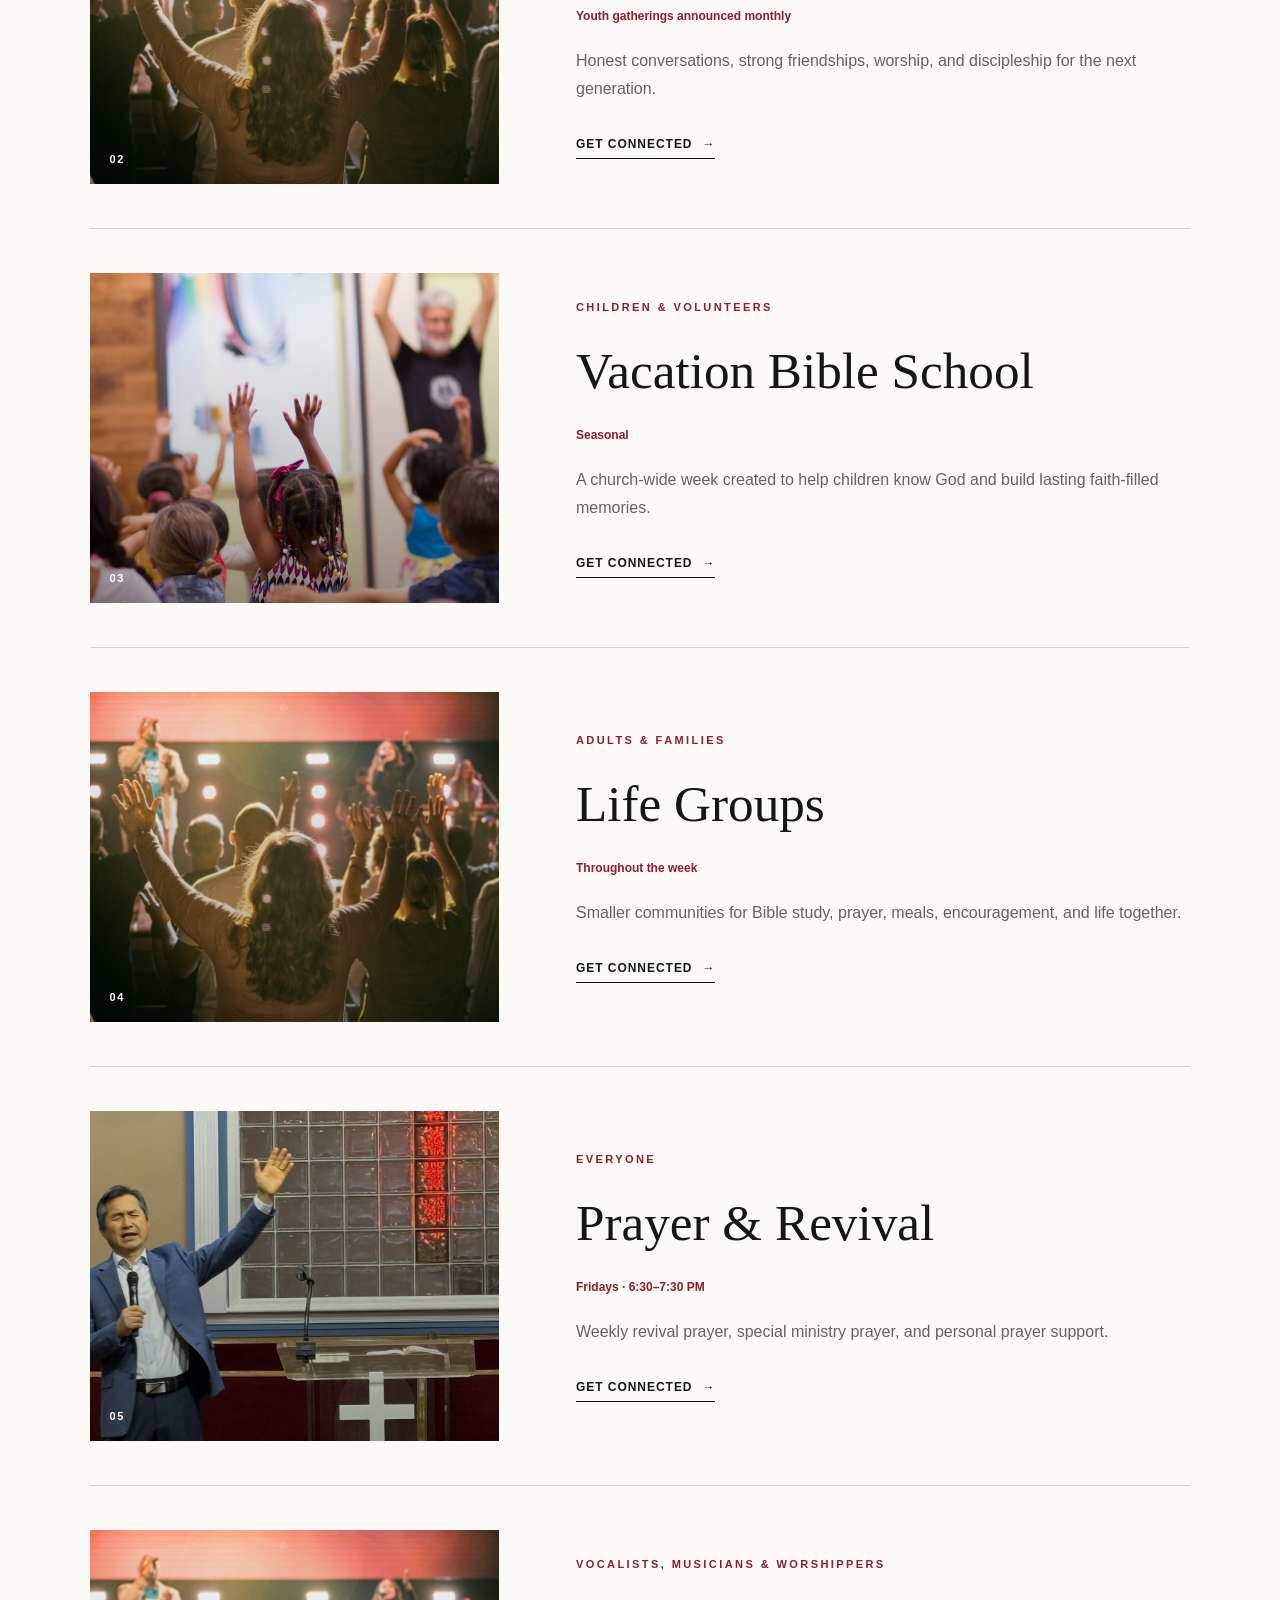
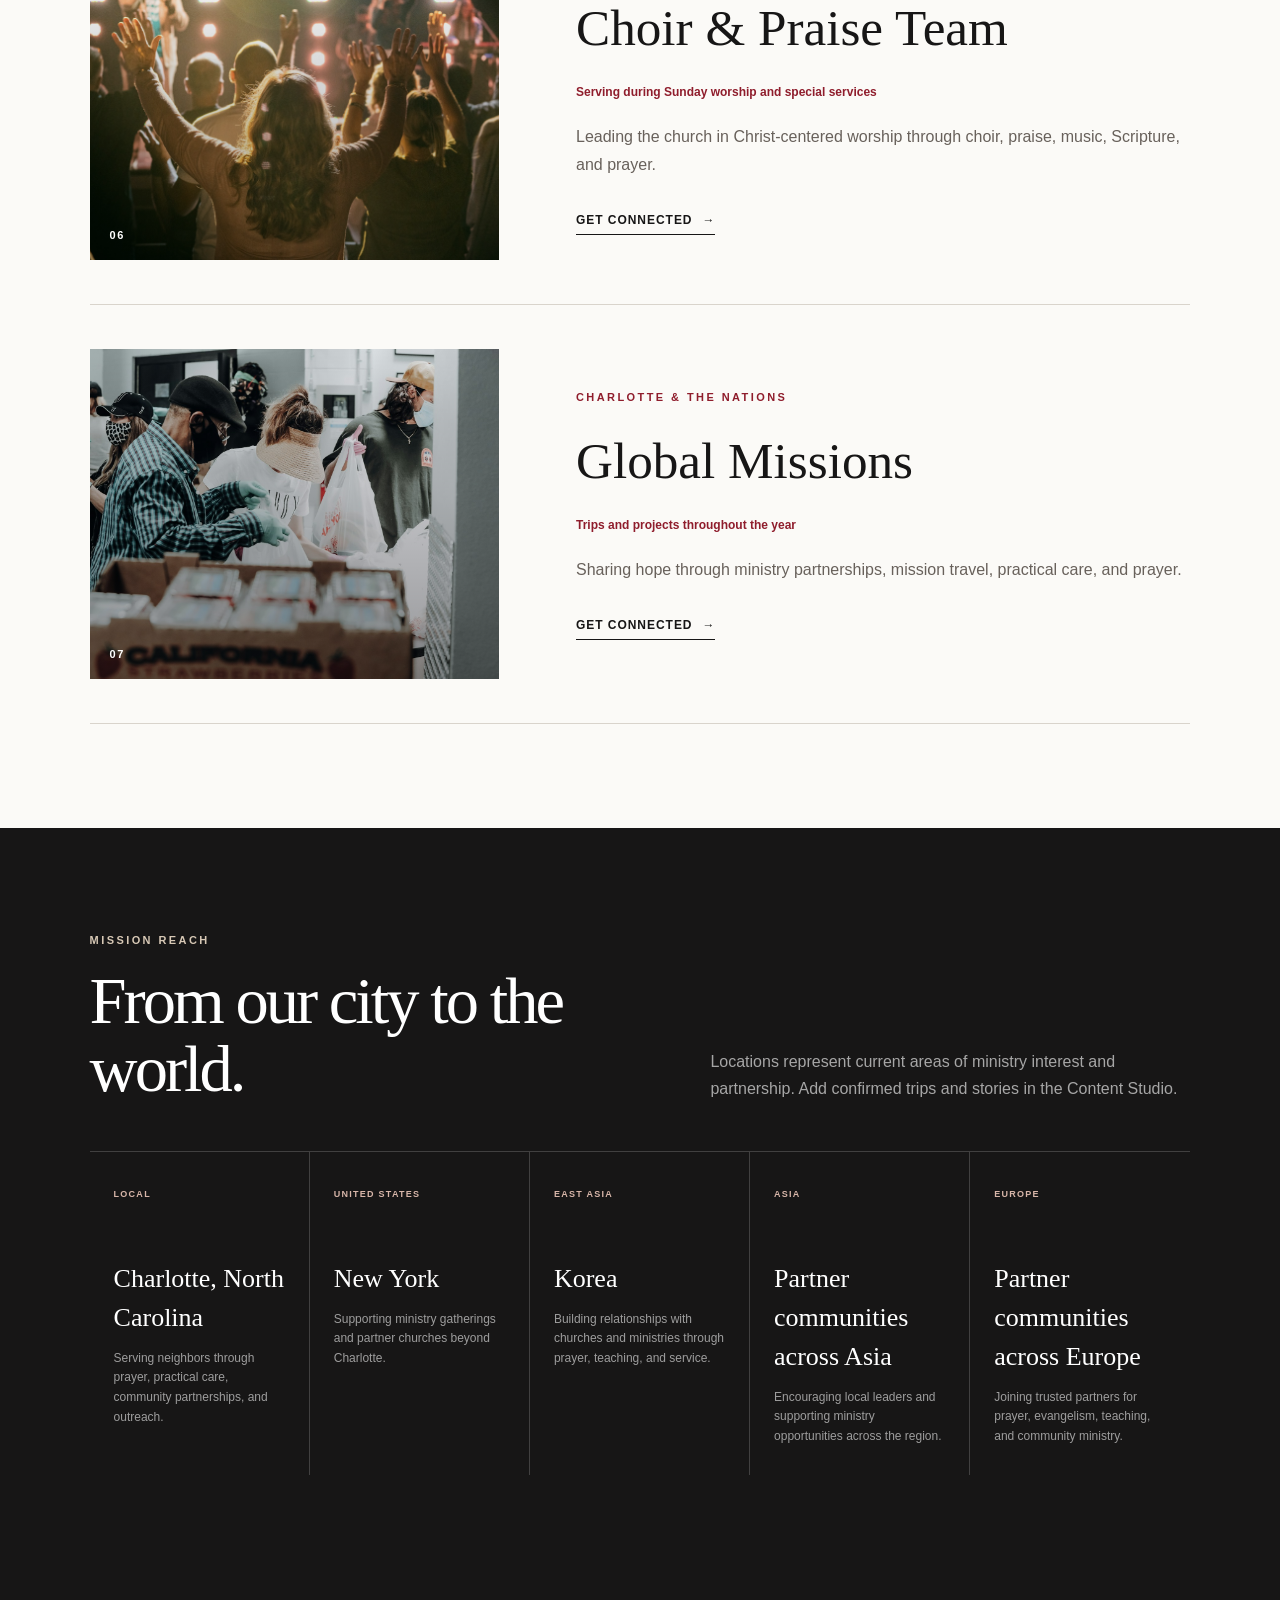
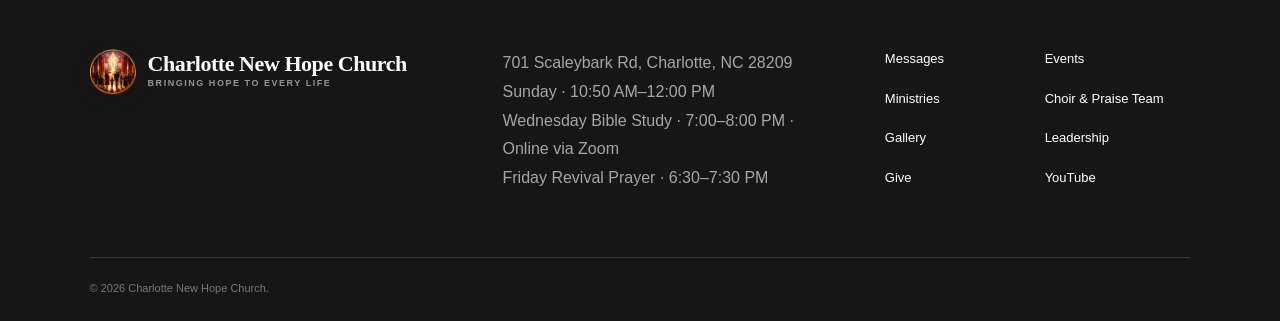
<file: ministries/index.html>
<!DOCTYPE html><html lang="en"><head><meta charSet="utf-8"/><meta name="viewport" content="width=device-width, initial-scale=1"/><link rel="preload" as="image" href="/new-hope-logo.png"/><link rel="stylesheet" href="/assets/index-BvlNMyaX.css" data-rsc-css-href="/assets/index-BvlNMyaX.css" data-precedence="vite-rsc/importer-resources"/><title>Charlotte New Hope Church | Bringing Hope to Every Life</title><meta name="description" content="Charlotte’s first Asian church, founded in 1977. Join Pastor John as we bring the hope of Jesus to every life."/><meta property="og:title" content="Charlotte New Hope Church | Bringing Hope to Every Life"/><meta property="og:description" content="Charlotte’s first Asian church, bringing the hope of Jesus to every life."/><meta property="og:type" content="website"/><meta property="og:image" content="https://charlottenewhopechurch.org/og.png"/><meta property="og:image:width" content="1200"/><meta property="og:image:height" content="630"/><meta property="og:image:alt" content="Charlotte New Hope Church — Bringing Hope to Every Life"/><meta name="twitter:card" content="summary_large_image"/><meta name="twitter:title" content="Charlotte New Hope Church | Bringing Hope to Every Life"/><meta name="twitter:description" content="Charlotte’s first Asian church, bringing the hope of Jesus to every life."/><meta name="twitter:image" content="https://charlottenewhopechurch.org/og.png"/><link rel="shortcut icon" href="https://charlottenewhopechurch.org/new-hope-favicon.png"/><link rel="icon" href="https://charlottenewhopechurch.org/new-hope-favicon.png" sizes="512x512" type="image/png"/><link rel="apple-touch-icon" href="https://charlottenewhopechurch.org/apple-touch-icon.png" sizes="180x180" type="image/png"/>
<style data-vinext-fonts>/* cyrillic-ext */
@font-face {
  font-family: 'Geist';
  font-style: normal;
  font-weight: 100 900;
  font-display: swap;
  src: url(C:/Users/Goutham Sai/OneDrive/Documents/New hope church website/.vinext/fonts/geist-8ac0455e797f/geist-ff2310f5.woff2) format('woff2');
  unicode-range: U+0460-052F, U+1C80-1C8A, U+20B4, U+2DE0-2DFF, U+A640-A69F, U+FE2E-FE2F;
}
/* cyrillic */
@font-face {
  font-family: 'Geist';
  font-style: normal;
  font-weight: 100 900;
  font-display: swap;
  src: url(C:/Users/Goutham Sai/OneDrive/Documents/New hope church website/.vinext/fonts/geist-8ac0455e797f/geist-875ccdd4.woff2) format('woff2');
  unicode-range: U+0301, U+0400-045F, U+0490-0491, U+04B0-04B1, U+2116;
}
/* vietnamese */
@font-face {
  font-family: 'Geist';
  font-style: normal;
  font-weight: 100 900;
  font-display: swap;
  src: url(C:/Users/Goutham Sai/OneDrive/Documents/New hope church website/.vinext/fonts/geist-8ac0455e797f/geist-52306abf.woff2) format('woff2');
  unicode-range: U+0102-0103, U+0110-0111, U+0128-0129, U+0168-0169, U+01A0-01A1, U+01AF-01B0, U+0300-0301, U+0303-0304, U+0308-0309, U+0323, U+0329, U+1EA0-1EF9, U+20AB;
}
/* latin-ext */
@font-face {
  font-family: 'Geist';
  font-style: normal;
  font-weight: 100 900;
  font-display: swap;
  src: url(C:/Users/Goutham Sai/OneDrive/Documents/New hope church website/.vinext/fonts/geist-8ac0455e797f/geist-001175b1.woff2) format('woff2');
  unicode-range: U+0100-02BA, U+02BD-02C5, U+02C7-02CC, U+02CE-02D7, U+02DD-02FF, U+0304, U+0308, U+0329, U+1D00-1DBF, U+1E00-1E9F, U+1EF2-1EFF, U+2020, U+20A0-20AB, U+20AD-20C0, U+2113, U+2C60-2C7F, U+A720-A7FF;
}
/* latin */
@font-face {
  font-family: 'Geist';
  font-style: normal;
  font-weight: 100 900;
  font-display: swap;
  src: url(C:/Users/Goutham Sai/OneDrive/Documents/New hope church website/.vinext/fonts/geist-8ac0455e797f/geist-98bbbccb.woff2) format('woff2');
  unicode-range: U+0000-00FF, U+0131, U+0152-0153, U+02BB-02BC, U+02C6, U+02DA, U+02DC, U+0304, U+0308, U+0329, U+2000-206F, U+20AC, U+2122, U+2191, U+2193, U+2212, U+2215, U+FEFF, U+FFFD;
}

.__font_geist_1uh2qme { font-family: 'Geist', sans-serif; }

.__variable_geist_1uh2qme { --font-geist: 'Geist', sans-serif; }
</style>
</head><body class="__variable_geist_1uh2qme"><main><a class="skip-link" href="#page-content">Skip to content</a><div class="announcement portal-announcement"><a href="/events">49th Anniversary Celebration · Sunday, August 23 · 10:50 AM <span aria-hidden="true">→</span></a></div><header class="site-header portal-header"><a href="/" class="brand" aria-label="Charlotte New Hope Church home"><img class="brand-logo" src="/new-hope-logo.png" alt="" aria-hidden="true"/><span><b>Charlotte New Hope Church</b><small>Bringing Hope to Every Life</small></span></a><button class="menu-button" aria-expanded="false" aria-controls="portal-navigation">Menu</button><nav id="portal-navigation" class="" aria-label="Main navigation"><a href="/messages" class="">Messages</a><a href="/connect" class="">Connect</a><a href="/ministries" class="active-page">Ministries</a><a href="/choir" class="">Choir</a><a href="/gallery" class="">Gallery</a><a href="/about" class="">About</a><a href="/give" class="">Give</a><a href="/#live" class="nav-live"><span class="live-dot"></span>Watch Live</a></nav></header><div id="page-content"><section class="interior-hero tone-ink"><div><p class="eyebrow">Ministries</p><h1>Serving Charlotte and the nations.</h1><p>Grow through age-specific ministry, prayer, groups, outreach, and mission partnerships around the world.</p></div></section><div class="local-draft-notice"><div><strong>Local draft content</strong><span>Ministry descriptions, schedules, and mission locations can all be updated locally.</span></div></div><section class="portal-section"><div class="portal-section-heading"><div><p class="eyebrow red">Ministry life</p><h2>Faith in action.</h2></div></div><div class="ministry-detail-list"><article id="kids"><div class="ministry-detail-image" style="background-image:url(&quot;/images/kids.jpg&quot;)"><span>01</span></div><div><p class="eyebrow red">Infants–5th grade</p><h3>New Hope Kids</h3><strong>Sundays during worship</strong><p>Safe, age-specific spaces where children discover Jesus through Scripture, worship, and play.</p><a class="text-link" href="/connect">Get connected <span>→</span></a></div></article><article id="youth"><div class="ministry-detail-image" style="background-image:url(&quot;/images/worship.jpg&quot;)"><span>02</span></div><div><p class="eyebrow red">Middle &amp; high school</p><h3>New Hope Youth</h3><strong>Youth gatherings announced monthly</strong><p>Honest conversations, strong friendships, worship, and discipleship for the next generation.</p><a class="text-link" href="/connect">Get connected <span>→</span></a></div></article><article id="vbs"><div class="ministry-detail-image" style="background-image:url(&quot;/images/kids.jpg&quot;)"><span>03</span></div><div><p class="eyebrow red">Children &amp; volunteers</p><h3>Vacation Bible School</h3><strong>Seasonal</strong><p>A church-wide week created to help children know God and build lasting faith-filled memories.</p><a class="text-link" href="/connect">Get connected <span>→</span></a></div></article><article id="groups"><div class="ministry-detail-image" style="background-image:url(&quot;/images/worship.jpg&quot;)"><span>04</span></div><div><p class="eyebrow red">Adults &amp; families</p><h3>Life Groups</h3><strong>Throughout the week</strong><p>Smaller communities for Bible study, prayer, meals, encouragement, and life together.</p><a class="text-link" href="/connect">Get connected <span>→</span></a></div></article><article id="prayer"><div class="ministry-detail-image" style="background-image:url(&quot;/images/pastor-john-live-landscape.jpg&quot;)"><span>05</span></div><div><p class="eyebrow red">Everyone</p><h3>Prayer &amp; Revival</h3><strong>Fridays · 6:30–7:30 PM</strong><p>Weekly revival prayer, special ministry prayer, and personal prayer support.</p><a class="text-link" href="/connect">Get connected <span>→</span></a></div></article><article id="choir-praise"><div class="ministry-detail-image" style="background-image:url(&quot;/images/worship.jpg&quot;)"><span>06</span></div><div><p class="eyebrow red">Vocalists, musicians &amp; worshippers</p><h3>Choir &amp; Praise Team</h3><strong>Serving during Sunday worship and special services</strong><p>Leading the church in Christ-centered worship through choir, praise, music, Scripture, and prayer.</p><a class="text-link" href="/connect">Get connected <span>→</span></a></div></article><article id="missions"><div class="ministry-detail-image" style="background-image:url(&quot;/images/serve.jpg&quot;)"><span>07</span></div><div><p class="eyebrow red">Charlotte &amp; the nations</p><h3>Global Missions</h3><strong>Trips and projects throughout the year</strong><p>Sharing hope through ministry partnerships, mission travel, practical care, and prayer.</p><a class="text-link" href="/connect">Get connected <span>→</span></a></div></article></div></section><section class="missions-section"><div class="portal-section-heading"><div><p class="eyebrow cream">Mission reach</p><h2>From our city to the world.</h2></div><p>Locations represent current areas of ministry interest and partnership. Add confirmed trips and stories in the Content Studio.</p></div><div class="mission-grid"><article><small>Local</small><h3>Charlotte, North Carolina</h3><p>Serving neighbors through prayer, practical care, community partnerships, and outreach.</p></article><article><small>United States</small><h3>New York</h3><p>Supporting ministry gatherings and partner churches beyond Charlotte.</p></article><article><small>East Asia</small><h3>Korea</h3><p>Building relationships with churches and ministries through prayer, teaching, and service.</p></article><article><small>Asia</small><h3>Partner communities across Asia</h3><p>Encouraging local leaders and supporting ministry opportunities across the region.</p></article><article><small>Europe</small><h3>Partner communities across Europe</h3><p>Joining trusted partners for prayer, evangelism, teaching, and community ministry.</p></article></div></section></div><footer><div class="footer-top"><a href="/" class="brand footer-brand"><img class="brand-logo" src="/new-hope-logo.png" alt="" aria-hidden="true"/><span><b>Charlotte New Hope Church</b><small>Bringing Hope to Every Life</small></span></a><p>701 Scaleybark Rd, Charlotte, NC 28209<br/>Sunday · 10:50 AM–12:00 PM<br/>Wednesday Bible Study · 7:00–8:00 PM · Online via Zoom<br/>Friday Revival Prayer · 6:30–7:30 PM</p><div class="footer-links"><a href="/messages">Messages</a><a href="/events">Events</a><a href="/ministries">Ministries</a><a href="/choir">Choir &amp; Praise Team</a><a href="/gallery">Gallery</a><a href="/about">Leadership</a><a href="/give">Give</a><a href="https://www.youtube.com/@CharlotteNewHopeChurch" target="_blank" rel="noreferrer">YouTube</a></div></div><div class="footer-bottom"><span>© 2026 Charlotte New Hope Church.</span></div></footer></main>
<script>
document.addEventListener("click", function (event) {
  var button = event.target.closest(".menu-button");
  if (!button) return;
  var nav = document.getElementById(button.getAttribute("aria-controls"));
  if (!nav) return;
  var open = nav.classList.toggle("nav-open");
  button.setAttribute("aria-expanded", String(open));
  var label = button.querySelector("span");
  if (label) label.textContent = open ? "Close" : "Menu";
});
</script>
</body></html>
</file>
<file: assets/index-BvlNMyaX.css>
/*! tailwindcss v4.2.1 | MIT License | https://tailwindcss.com */
@layer properties{@supports (((-webkit-hyphens:none)) and (not (margin-trim:inline))) or ((-moz-orient:inline) and (not (color:rgb(from red r g b)))){*,:before,:after,::backdrop{--tw-blur:initial;--tw-brightness:initial;--tw-contrast:initial;--tw-grayscale:initial;--tw-hue-rotate:initial;--tw-invert:initial;--tw-opacity:initial;--tw-saturate:initial;--tw-sepia:initial;--tw-drop-shadow:initial;--tw-drop-shadow-color:initial;--tw-drop-shadow-alpha:100%;--tw-drop-shadow-size:initial}}}@layer theme{:root,:host{--font-sans:ui-sans-serif, system-ui, sans-serif, "Apple Color Emoji", "Segoe UI Emoji", "Segoe UI Symbol", "Noto Color Emoji";--font-mono:ui-monospace, SFMono-Regular, Menlo, Monaco, Consolas, "Liberation Mono", "Courier New", monospace;--spacing:.25rem;--default-font-family:var(--font-sans);--default-mono-font-family:var(--font-mono)}}@layer base{*,:after,:before,::backdrop{box-sizing:border-box;border:0 solid;margin:0;padding:0}::file-selector-button{box-sizing:border-box;border:0 solid;margin:0;padding:0}html,:host{-webkit-text-size-adjust:100%;tab-size:4;line-height:1.5;font-family:var(--default-font-family,ui-sans-serif, system-ui, sans-serif, "Apple Color Emoji", "Segoe UI Emoji", "Segoe UI Symbol", "Noto Color Emoji");font-feature-settings:var(--default-font-feature-settings,normal);font-variation-settings:var(--default-font-variation-settings,normal);-webkit-tap-highlight-color:transparent}hr{height:0;color:inherit;border-top-width:1px}abbr:where([title]){-webkit-text-decoration:underline dotted;text-decoration:underline dotted}h1,h2,h3,h4,h5,h6{font-size:inherit;font-weight:inherit}a{color:inherit;-webkit-text-decoration:inherit;-webkit-text-decoration:inherit;-webkit-text-decoration:inherit;-webkit-text-decoration:inherit;text-decoration:inherit}b,strong{font-weight:bolder}code,kbd,samp,pre{font-family:var(--default-mono-font-family,ui-monospace, SFMono-Regular, Menlo, Monaco, Consolas, "Liberation Mono", "Courier New", monospace);font-feature-settings:var(--default-mono-font-feature-settings,normal);font-variation-settings:var(--default-mono-font-variation-settings,normal);font-size:1em}small{font-size:80%}sub,sup{vertical-align:baseline;font-size:75%;line-height:0;position:relative}sub{bottom:-.25em}sup{top:-.5em}table{text-indent:0;border-color:inherit;border-collapse:collapse}:-moz-focusring{outline:auto}progress{vertical-align:baseline}summary{display:list-item}ol,ul,menu{list-style:none}img,svg,video,canvas,audio,iframe,embed,object{vertical-align:middle;display:block}img,video{max-width:100%;height:auto}button,input,select,optgroup,textarea{font:inherit;font-feature-settings:inherit;font-variation-settings:inherit;letter-spacing:inherit;color:inherit;opacity:1;background-color:#0000;border-radius:0}::file-selector-button{font:inherit;font-feature-settings:inherit;font-variation-settings:inherit;letter-spacing:inherit;color:inherit;opacity:1;background-color:#0000;border-radius:0}:where(select:is([multiple],[size])) optgroup{font-weight:bolder}:where(select:is([multiple],[size])) optgroup option{padding-inline-start:20px}::file-selector-button{margin-inline-end:4px}::placeholder{opacity:1}@supports (not ((-webkit-appearance:-apple-pay-button))) or (contain-intrinsic-size:1px){::placeholder{color:currentColor}@supports (color:color-mix(in lab, red, red)){::placeholder{color:color-mix(in oklab, currentcolor 50%, transparent)}}}textarea{resize:vertical}::-webkit-search-decoration{-webkit-appearance:none}::-webkit-date-and-time-value{min-height:1lh;text-align:inherit}::-webkit-datetime-edit{display:inline-flex}::-webkit-datetime-edit-fields-wrapper{padding:0}::-webkit-datetime-edit{padding-block:0}::-webkit-datetime-edit-year-field{padding-block:0}::-webkit-datetime-edit-month-field{padding-block:0}::-webkit-datetime-edit-day-field{padding-block:0}::-webkit-datetime-edit-hour-field{padding-block:0}::-webkit-datetime-edit-minute-field{padding-block:0}::-webkit-datetime-edit-second-field{padding-block:0}::-webkit-datetime-edit-millisecond-field{padding-block:0}::-webkit-datetime-edit-meridiem-field{padding-block:0}::-webkit-calendar-picker-indicator{line-height:1}:-moz-ui-invalid{box-shadow:none}button,input:where([type=button],[type=reset],[type=submit]){appearance:button}::file-selector-button{appearance:button}::-webkit-inner-spin-button{height:auto}::-webkit-outer-spin-button{height:auto}[hidden]:where(:not([hidden=until-found])){display:none!important}}@layer components;@layer utilities{.visible{visibility:visible}.relative{position:relative}.start{inset-inline-start:var(--spacing)}.block{display:block}.table{display:table}.grow{flex-grow:1}.uppercase{text-transform:uppercase}.filter{filter:var(--tw-blur,) var(--tw-brightness,) var(--tw-contrast,) var(--tw-grayscale,) var(--tw-hue-rotate,) var(--tw-invert,) var(--tw-saturate,) var(--tw-sepia,) var(--tw-drop-shadow,)}}:root{--red:#8f1d2c;--red-dark:#68131f;--ink:#171616;--charcoal:#252222;--cream:#f3eee5;--paper:#fbfaf7;--sand:#d8cabb;--line:#d9d4cc;--white:#fff}*{box-sizing:border-box}html{scroll-behavior:auto;overscroll-behavior-y:none;scroll-padding-top:84px}body{overflow-anchor:none;background:var(--paper);color:var(--ink);font-family:var(--font-geist), Arial, sans-serif;margin:0}button,input{font:inherit}button,a{-webkit-tap-highlight-color:transparent}a{color:inherit;text-decoration:none}.skip-link{z-index:100;color:#111;background:#fff;padding:12px 16px;position:fixed;top:-100px;left:16px}.skip-link:focus{top:16px}.announcement{background:var(--red);min-height:38px;color:var(--white);letter-spacing:.08em;text-transform:uppercase;justify-content:center;align-items:center;padding:8px 3.5vw;font-size:12px;font-weight:700;display:flex;position:relative}.announcement a:hover{text-decoration:underline}.announcement button{color:#ffffffc7;text-transform:uppercase;cursor:pointer;background:0 0;border:0;padding:2px 0;font-size:11px;position:absolute;right:3.5vw}.announcement button:hover{color:#fff}.site-header{z-index:50;background:#fbfaf7fa;border-bottom:1px solid #00000014;justify-content:space-between;align-items:center;height:84px;padding:0 3.5vw;display:flex;position:sticky;top:0}.brand{align-items:center;gap:12px;display:inline-flex}.brand>span:last-child{flex-direction:column;gap:2px;display:flex}.brand b{letter-spacing:-.02em;font-family:Georgia,Times New Roman,serif;font-size:22px;font-weight:600;line-height:1}.brand small{color:#6e6861;letter-spacing:.17em;text-transform:uppercase;font-size:9px;font-weight:750}.brand-logo{object-fit:contain;filter:drop-shadow(0 4px 8px #32070e29);flex:0 0 46px;width:46px;height:46px;display:block}.brand-mark{background:var(--red);width:42px;height:42px;display:block;position:relative}.brand-mark:before,.brand-mark:after{content:"";background:var(--cream);position:absolute}.brand-mark:before{width:3px;height:24px;top:9px;left:19px}.brand-mark:after{width:15px;height:3px;top:15px;left:13px}.brand-mark i{border-bottom:1px solid #fff9;border-left:1px solid #fff9;width:14px;height:7px;position:absolute;bottom:6px;left:6px}.site-header nav{letter-spacing:.08em;text-transform:uppercase;align-items:center;gap:clamp(18px,2vw,34px);font-size:12px;font-weight:750;display:flex}.site-header nav>a:not(.nav-live){border-bottom:3px solid #0000;padding:31px 0 28px}.site-header nav>a:hover{border-bottom-color:var(--red)}.nav-live{border:1px solid var(--ink);align-items:center;gap:8px;padding:13px 17px;display:flex}.live-dot{background:#98918a;border-radius:50%;width:7px;height:7px;display:inline-block}.live-dot.active{background:#f34949;animation:1.8s ease-in-out infinite pulse;box-shadow:0 0 0 5px #f349492b}@keyframes pulse{50%{opacity:.5}}.menu-button{display:none}.hero{color:#fff;background:#26201f;height:760px;min-height:calc(100vh - 122px);max-height:860px;position:relative;overflow:hidden}.hero-image,.hero-shade{position:absolute;inset:0}.hero-image{background:url(/images/worship.jpg) 50% 45%/cover no-repeat;transform:scale(1.01)}.hero-shade{background:linear-gradient(90deg,#0e0c0cdb 0%,#0e0c0c94 40%,#0e0c0c1a 72%),linear-gradient(#0000 55%,#0e0c0c85)}.hero-copy{z-index:2;width:min(670px,54vw);position:absolute;top:50%;left:7vw;transform:translateY(-52%)}.eyebrow{letter-spacing:.22em;text-transform:uppercase;margin:0 0 18px;font-size:11px;font-weight:800}.eyebrow.red{color:var(--red)}.eyebrow.cream{color:#d7c8b5}.hero h1,.section-intro h2,.live-section h2,.messages h2,.connect-copy h2,.ministries h2,.events h2,.prayer-section h2,.give-section h2{letter-spacing:-.045em;font-family:Georgia,Times New Roman,serif;font-weight:400}.hero h1{max-width:650px;margin:0 0 22px;font-size:clamp(58px,6.7vw,105px);line-height:.93}.hero-copy>p:not(.eyebrow){color:#ffffffd1;max-width:570px;margin:0;font-size:18px;line-height:1.65}.hero-actions{align-items:center;gap:30px;margin-top:34px;display:flex}.button{letter-spacing:.1em;text-transform:uppercase;cursor:pointer;border:1px solid #0000;border-radius:0;justify-content:center;align-items:center;min-height:50px;padding:0 24px;font-size:12px;font-weight:800;transition:background .2s,color .2s,transform .2s;display:inline-flex}.button:hover{transform:translateY(-2px)}.button-light{background:var(--cream);color:var(--ink)}.button-light:hover{background:#fff}.button-red{background:var(--red);color:#fff}.button-red:hover{background:var(--red-dark)}.button-dark{background:var(--ink);color:#fff}.text-link{color:var(--ink);letter-spacing:.08em;text-transform:uppercase;border-bottom:1px solid;align-items:center;gap:10px;padding-bottom:5px;font-size:12px;font-weight:800;display:inline-flex}.text-link span{transition:transform .2s}.text-link:hover span{transform:translate(4px)}.light-link{color:#fff}.service-card{z-index:3;background:var(--cream);width:min(400px,30vw);color:var(--ink);flex-direction:column;padding:28px 32px;display:flex;position:absolute;bottom:0;right:3.5vw}.service-card p,.service-card span{color:#6c655e;letter-spacing:.1em;text-transform:uppercase;margin:0;font-size:11px}.service-card span+span{margin-top:5px}.service-card span:last-of-type{margin-top:12px}.service-card strong{margin:8px 0;font-family:Georgia,serif;font-size:21px;font-weight:500}.service-card a{border-top:1px solid var(--line);color:var(--red);letter-spacing:.1em;text-transform:uppercase;justify-content:space-between;margin-top:24px;padding-top:14px;font-size:11px;font-weight:800;display:flex}.section-pad{padding:112px 7vw}.welcome{grid-template-columns:1.05fr .85fr;align-items:end;gap:8vw;display:grid}.section-intro h2,.live-section h2,.messages h2,.connect-copy h2,.ministries h2,.events h2,.prayer-section h2,.give-section h2{margin:0;font-size:clamp(48px,5.2vw,78px);line-height:1.02}.welcome-copy{max-width:560px}.welcome-copy p{color:#5f5953;margin:0 0 34px;font-size:17px;line-height:1.8}.visit-grid{border-top:1px solid var(--line);border-bottom:1px solid var(--line);grid-template-columns:repeat(3,1fr);margin:0 7vw 112px;display:grid}.visit-grid article{border-right:1px solid var(--line);min-height:270px;padding:36px 38px}.visit-grid article:last-child{border-right:0}.step-number{color:var(--red);letter-spacing:.16em;font-size:11px;font-weight:800}.visit-grid h3{margin:54px 0 12px;font-family:Georgia,serif;font-size:28px;font-weight:400}.visit-grid p{color:#6a635d;margin:0;font-size:14px;line-height:1.65}.location-section{background:var(--cream);grid-template-columns:1.08fr .92fr;min-height:650px;display:grid}.map-shell{background:#ddd5c9;min-height:650px;overflow:hidden}.map-shell iframe{filter:saturate(.72)contrast(.96);border:0;width:100%;height:100%;min-height:650px;display:block}.location-copy{align-self:center;padding:9vw 7vw}.location-copy h2{letter-spacing:-.045em;max-width:560px;margin:0;font-family:Georgia,Times New Roman,serif;font-size:clamp(48px,5.2vw,78px);font-weight:400;line-height:1.02}.location-copy address{color:#5f5953;max-width:410px;margin:28px 0 38px;font-family:Georgia,Times New Roman,serif;font-size:24px;font-style:normal;line-height:1.45}.location-details{border-top:1px solid #cfc5b9;max-width:520px;margin-bottom:38px}.location-details>div{border-bottom:1px solid #cfc5b9;grid-template-columns:130px 1fr;gap:22px;padding:17px 0;display:grid}.location-details small{color:var(--red);letter-spacing:.13em;text-transform:uppercase;font-size:9px;font-weight:800}.location-details strong{font-size:13px;font-weight:650}.live-section{background:var(--ink);color:#fff}.live-heading{justify-content:space-between;align-items:end;margin-bottom:48px;display:flex}.live-status{color:#ffffffb8;letter-spacing:.12em;text-transform:uppercase;border:1px solid #ffffff47;align-items:center;gap:10px;padding:10px 14px;font-size:11px;font-weight:800;display:flex}.live-status.is-live{color:#fff;border-color:#f3494985}.player-shell{aspect-ratio:16/8.3;background:#060606;width:100%;overflow:hidden}.player-shell iframe{border:0;width:100%;height:100%}.player-placeholder{background:linear-gradient(90deg,#040404d1,#0404040a),url(/images/pastor-john-message-landscape.jpg) 50%/cover no-repeat;align-items:end;gap:28px;width:100%;height:100%;padding:clamp(30px,5vw,80px);display:flex}.play-button{background:#00000040;border:1px solid #ffffffb8;border-radius:50%;flex:0 0 78px;place-items:center;height:78px;display:grid}.play-button span{border-top:9px solid #0000;border-bottom:9px solid #0000;border-left:15px solid #fff;width:0;height:0;margin-left:5px}.player-placeholder small,.live-meta small{color:#cbbca9;letter-spacing:.18em;text-transform:uppercase;font-size:10px;font-weight:800}.player-placeholder h3{margin:9px 0 8px;font-family:Georgia,serif;font-size:clamp(32px,4vw,58px);font-weight:400}.player-placeholder p,.live-meta p{color:#ffffffad;margin:0}.live-meta{justify-content:space-between;align-items:center;padding-top:30px;display:flex}.live-meta h3{margin:8px 0 6px;font-family:Georgia,serif;font-size:28px;font-weight:400}.live-actions{align-items:center;gap:28px;display:flex}.live-actions .text-link{color:#fff}.section-heading-row{justify-content:space-between;align-items:end;gap:5vw;margin-bottom:50px;display:flex}.section-heading-row>p{color:#6a635d;max-width:440px;margin:0;line-height:1.7}.message-grid{grid-template-columns:1.7fr .75fr .75fr;gap:24px;display:grid}.featured-message{grid-row:span 2}.message-image,.message-art{aspect-ratio:16/10;margin-bottom:22px;position:relative;overflow:hidden}.sermon-image{background:url(/images/pastor-john-live-landscape.jpg) 50%/cover no-repeat}.message-image>span{background:var(--red);color:#fff;letter-spacing:.13em;text-transform:uppercase;padding:9px 14px;font-size:10px;font-weight:800;position:absolute;bottom:0;left:0}.message-art{align-items:end;padding:24px;font-family:Georgia,serif;font-size:clamp(28px,3vw,48px);line-height:.95;display:flex}.art-one{background:var(--sand);color:var(--red-dark)}.art-one:after{content:"";border:1px solid;border-radius:50%;width:100px;height:100px;position:absolute;top:-32px;right:-24px}.art-two{background:var(--red);color:#fff}.art-two:after{content:"peace";color:#ffffff14;font-family:Georgia,serif;font-size:94px;position:absolute;top:7px;right:-12px}.message-grid h3{margin:5px 0 11px;font-family:Georgia,serif;font-size:28px;font-weight:400}.featured-message h3{font-size:38px}.message-grid p:not(.message-series){color:#6a635d;line-height:1.6}.message-series{color:var(--red);letter-spacing:.15em;text-transform:uppercase;margin:0;font-size:10px;font-weight:800}.connect-banner{background:var(--red-dark);color:#fff;grid-template-columns:1fr 1fr;min-height:720px;display:grid}.charlotte-image{background:url(/images/charlotte.jpg) 50%/cover no-repeat;min-height:600px}.connect-copy{align-self:center;padding:9vw 7vw}.connect-copy p:not(.eyebrow){color:#ffffffb8;max-width:560px;margin:28px 0 36px;font-size:17px;line-height:1.75}.connect-copy>div{align-items:center;gap:30px;display:flex}.ministry-grid{grid-template-columns:1.3fr 1fr 1fr;gap:20px;display:grid}.ministry-card{color:#fff;background:#333;flex-direction:column;justify-content:end;min-height:470px;padding:34px;display:flex;position:relative;overflow:hidden}.ministry-card:before{content:"";background:linear-gradient(#00000005 30%,#000000c7);transition:background .2s;position:absolute;inset:0}.ministry-card:hover:before{background:linear-gradient(#00000005 26%,#68131fe6)}.kids-card{background:url(/images/kids.jpg) 50%/cover no-repeat}.groups-card{background:linear-gradient(135deg,#8f1d2c29,#00000047),url(/images/worship.jpg) 25%/cover no-repeat}.serve-card{background:url(/images/serve.jpg) 50%/cover no-repeat}.ministry-card span,.ministry-card h3,.ministry-card b{z-index:1;position:relative}.ministry-card span{letter-spacing:.15em;text-transform:uppercase;font-size:10px;font-weight:800}.ministry-card h3{margin:10px 0 24px;font-family:Georgia,serif;font-size:36px;font-weight:400}.ministry-card b{letter-spacing:.1em;text-transform:uppercase;font-size:11px}.events{background:var(--cream)}.event-list{border-top:1px solid #cfc5b9}.event-list article{border-bottom:1px solid #cfc5b9;grid-template-columns:100px 1fr 50px;align-items:center;min-height:150px;padding:24px 8px;display:grid}.event-date{flex-direction:column;display:flex}.event-date strong{font-family:Georgia,serif;font-size:46px;font-weight:400;line-height:1}.event-date span,.event-list article>div:nth-child(2)>p{color:var(--red);letter-spacing:.15em;text-transform:uppercase;font-size:10px;font-weight:800}.event-list h3{margin:7px 0;font-family:Georgia,serif;font-size:27px;font-weight:400}.event-list article>div:nth-child(2)>p{margin:0}.event-list article>div:nth-child(2)>span{color:#746c64;font-size:13px}.event-list article>a{text-align:center;font-size:28px}.prayer-section{background:var(--red);color:#fff;justify-content:space-between;align-items:center;gap:30px;padding:80px 7vw;display:flex}.prayer-section h2{font-size:clamp(42px,4.5vw,68px)}.give-section{grid-template-columns:1.15fr .75fr;align-items:end;gap:10vw;display:grid}.give-section>div:last-child p{color:#625c56;margin:0 0 30px;font-size:17px;line-height:1.75}footer{background:var(--ink);color:#fff;padding:70px 7vw 24px}.footer-top{grid-template-columns:1.1fr 1fr 1fr;gap:6vw;padding-bottom:64px;display:grid}.footer-brand{align-self:start}.footer-brand small{color:#ffffff8c}.light-mark{background:var(--cream)}.light-mark:before,.light-mark:after{background:var(--red)}.footer-top>p{color:#ffffff9e;margin:0;line-height:1.8}.footer-links{grid-template-columns:1fr 1fr;gap:14px;font-size:13px;display:grid}.footer-links a:hover{color:#d9b2a4}.footer-bottom{color:#ffffff6b;border-top:1px solid #ffffff24;justify-content:space-between;padding-top:22px;font-size:11px;display:flex}.footer-bottom button{color:#ffffffa6;cursor:pointer;background:0 0;border:0}.editor-backdrop{z-index:100;background:#0a0808ad;justify-content:end;display:flex;position:fixed;inset:0}.editor{background:var(--paper);width:min(520px,100%);height:100%;padding:36px;overflow-y:auto;box-shadow:-16px 0 50px #0003}.editor-header{justify-content:space-between;align-items:start;display:flex}.editor-header h2{margin:0;font-family:Georgia,serif;font-size:44px;font-weight:400}.close-button{border:1px solid var(--line);width:40px;height:40px;color:var(--ink);cursor:pointer;background:0 0;font-size:28px;line-height:1}.editor-note{border-left:3px solid var(--red);background:var(--cream);color:#625c55;margin:18px 0 28px;padding:14px 16px;font-size:12px;line-height:1.6}.editor form{flex-direction:column;gap:18px;display:flex}.editor label{color:#3e3935;flex-direction:column;gap:8px;font-size:12px;font-weight:750;display:flex}.editor input:not([type=checkbox]){width:100%;height:48px;color:var(--ink);background:#fff;border:1px solid #cfc8c0;border-radius:0;outline:none;padding:0 13px}.editor input:focus{border-color:var(--red);box-shadow:0 0 0 2px #8f1d2c1f}.editor label small,.switch-row small{color:#837a72;font-size:10px;font-weight:400;line-height:1.5}.form-divider{border-top:1px solid var(--line);margin-top:6px;padding-top:20px}.form-divider span{color:var(--red);letter-spacing:.15em;text-transform:uppercase;font-size:11px;font-weight:800}.switch-row{border:1px solid var(--line);justify-content:space-between;align-items:center;padding:15px;flex-direction:row!important}.switch-row span{flex-direction:column;gap:4px;display:flex}.switch-row input{width:42px;height:24px;accent-color:var(--red)}.editor-actions{align-items:center;gap:20px;margin-top:10px;display:flex}.reset-button{color:#766e66;cursor:pointer;background:0 0;border:0;border-bottom:1px solid;padding:5px 0;font-size:11px;font-weight:750}.portal-announcement{justify-content:space-between}.portal-announcement .studio-link{color:#ffffffd1;letter-spacing:.14em;font-size:10px;position:static}.portal-header nav{gap:clamp(14px,1.55vw,27px)}.portal-header nav .active-page{color:var(--red);border-bottom-color:var(--red)!important}.footer-bottom a{color:#ffffffa6}.interior-hero{color:#fff;align-items:end;min-height:520px;padding:100px 7vw 88px;display:flex;position:relative;overflow:hidden}.interior-hero>div{z-index:1;width:min(920px,90%);position:relative}.interior-hero h1{letter-spacing:-.055em;max-width:900px;margin:0 0 24px;font-family:Georgia,Times New Roman,serif;font-size:clamp(62px,7vw,108px);font-weight:400;line-height:.93}.interior-hero>div>p:last-child{color:#ffffffc2;max-width:700px;margin:0;font-size:17px;line-height:1.7}.tone-ink{background:radial-gradient(circle at 82% 22%,#8f1d2c8c,#0000 28%),linear-gradient(135deg,#171616,#2d2524)}.tone-red{background:linear-gradient(90deg,#68131ffa,#8f1d2cd9),url(/images/charlotte.jpg) 50%/cover no-repeat}.tone-photo{background:linear-gradient(90deg,#0c0b0beb,#0c0b0b6b),url(/images/pastor-john-message-landscape.jpg) 50%/cover no-repeat}.local-draft-notice,.gallery-upload-bar{border-bottom:1px solid var(--line);background:var(--cream);justify-content:space-between;align-items:center;gap:30px;padding:22px 7vw;display:flex}.local-draft-notice>div,.gallery-upload-bar>div{flex-direction:column;gap:4px;display:flex}.local-draft-notice strong,.gallery-upload-bar strong{font-family:Georgia,serif;font-size:18px;font-weight:500}.local-draft-notice span,.gallery-upload-bar span{color:#756d65;font-size:12px}.local-draft-notice a{color:var(--red);letter-spacing:.08em;text-transform:uppercase;flex:none;font-size:11px;font-weight:800}.portal-section{padding:104px 7vw}.portal-section-heading{justify-content:space-between;align-items:end;gap:5vw;margin-bottom:48px;display:flex}.portal-section-heading h2,.story-section h2,.give-intro h2,.connection-actions h2,.missions-section h2{letter-spacing:-.045em;margin:0;font-family:Georgia,Times New Roman,serif;font-size:clamp(48px,5.2vw,78px);font-weight:400;line-height:1.02}.portal-section-heading>p{color:#6a635d;max-width:480px;margin:0;line-height:1.7}.filter-row{flex-wrap:wrap;justify-content:end;gap:8px;display:flex}.filter-row button{border:1px solid var(--line);color:#655e58;letter-spacing:.08em;text-transform:uppercase;cursor:pointer;background:0 0;padding:9px 12px;font-size:9px;font-weight:800}.filter-row button.active{border-color:var(--red);background:var(--red);color:#fff}.record-grid{grid-template-columns:repeat(2,1fr);gap:28px;display:grid}.message-record{border:1px solid var(--line);background:#fff;grid-template-columns:.82fr 1.18fr;display:grid}.record-art{color:#fff;flex-direction:column;justify-content:space-between;min-height:370px;padding:28px;display:flex;position:relative;overflow:hidden}.art-variant-1{background:linear-gradient(#0000,#0000007a),url(/images/pastor-john-live-landscape.jpg) 50%/cover no-repeat}.art-variant-2{background:linear-gradient(145deg,#171616,#5a1520)}.art-variant-3{background:linear-gradient(145deg,#bfae9b,#7d1b2a)}.pastor-message-art{background:linear-gradient(#0000 42%,#0009),url(/images/pastor-john-pulpit.jpg) 50% 18%/cover no-repeat}.record-art:after{content:"";border:1px solid #ffffff47;border-radius:50%;width:150px;height:150px;position:absolute;top:50px;right:-70px}.record-art span{z-index:1;letter-spacing:.15em;text-transform:uppercase;font-size:9px;font-weight:800;position:relative}.record-art strong{z-index:1;font-family:Georgia,serif;font-size:32px;font-weight:400;line-height:1.02;position:relative}.record-body{padding:32px}.record-body>small,.event-record-list small,.leader-grid small,.giving-methods>article>small,.studio-heading small,.studio-record summary span{color:var(--red);letter-spacing:.14em;text-transform:uppercase;font-size:9px;font-weight:800}.record-body h3{margin:11px 0 13px;font-family:Georgia,serif;font-size:30px;font-weight:400}.record-body>p{color:#69625b;margin:0;font-size:13px;line-height:1.65}.record-body dl{border-top:1px solid var(--line);margin:24px 0 28px}.record-body dl>div{border-bottom:1px solid var(--line);grid-template-columns:75px 1fr;padding:10px 0;font-size:11px;display:grid}.record-body dt{color:#8b837a}.record-body dd{margin:0;font-weight:650}.record-actions{flex-wrap:wrap;align-items:center;gap:10px;display:flex}.record-actions .button{min-height:42px;padding:0 16px;font-size:9px}.setup-label,.setup-link{color:#807870;letter-spacing:.07em;text-transform:uppercase;font-size:10px;font-weight:750}.setup-link{color:var(--red);border-bottom:1px solid;padding-bottom:4px}.connect-grid{grid-template-columns:repeat(3,1fr);gap:18px;display:grid}.connect-record{color:#fff;flex-direction:column;justify-content:end;min-height:440px;padding:28px;display:flex;position:relative;overflow:hidden}.connect-record>div{background-position:50%;background-size:cover;transition:transform .35s;position:absolute;inset:0}.connect-record:hover>div{transform:scale(1.035)}.connect-record span,.connect-record h3,.connect-record p,.connect-record b{z-index:1;position:relative}.connect-record span{letter-spacing:.13em;text-transform:uppercase;font-size:9px;font-weight:800}.connect-record h3{margin:8px 0 7px;font-family:Georgia,serif;font-size:34px;font-weight:400}.connect-record p{color:#ffffffb8;margin:0 0 25px;font-size:12px}.connect-record b{letter-spacing:.08em;text-transform:uppercase;font-size:10px}.connection-actions{background:var(--red);color:#fff;grid-template-columns:1fr 1fr;display:grid}.connection-actions article{border-right:1px solid #ffffff38;flex-direction:column;justify-content:end;min-height:470px;padding:80px 7vw;display:flex}.connection-actions article:last-child{background:var(--red-dark);border-right:0}.connection-actions h2{margin-bottom:32px;font-size:clamp(38px,4vw,60px)}.connection-actions .button{align-self:flex-start}.ministry-detail-list{border-top:1px solid var(--line)}.ministry-detail-list article{border-bottom:1px solid var(--line);grid-template-columns:minmax(260px,.8fr) 1.2fr;align-items:center;gap:6vw;padding:44px 0;scroll-margin-top:110px;display:grid}.ministry-detail-image{background-position:50%;background-size:cover;min-height:330px;padding:20px;position:relative}.ministry-detail-image:after{content:"";background:linear-gradient(#0000,#00000059);position:absolute;inset:0}.ministry-detail-image span{z-index:1;color:#fff;letter-spacing:.14em;font-size:11px;font-weight:800;position:absolute;bottom:17px;left:20px}.ministry-detail-list h3{margin:0 0 12px;font-family:Georgia,serif;font-size:clamp(38px,4vw,58px);font-weight:400}.ministry-detail-list strong{color:var(--red);font-size:12px}.ministry-detail-list article>div:last-child>p:not(.eyebrow){color:#68615b;max-width:650px;margin:20px 0 28px;line-height:1.75}.missions-section{background:var(--ink);color:#fff;padding:104px 7vw}.missions-section .portal-section-heading>p{color:#ffffff9e}.mission-grid{border-top:1px solid #ffffff2e;grid-template-columns:repeat(5,1fr);display:grid}.mission-grid article{border-right:1px solid #ffffff2e;min-height:270px;padding:28px 24px}.mission-grid article:last-child{border-right:0}.mission-grid small{color:#d8b6a9;letter-spacing:.14em;text-transform:uppercase;font-size:9px;font-weight:800}.mission-grid h3{margin:55px 0 12px;font-family:Georgia,serif;font-size:26px;font-weight:400}.mission-grid p{color:#ffffff94;margin:0;font-size:12px;line-height:1.65}.event-record-list{border-top:1px solid var(--line)}.event-record-list article{border-bottom:1px solid var(--line);grid-template-columns:.85fr 1.25fr .6fr;align-items:center;gap:4vw;min-height:220px;padding:34px 0;display:grid}.event-record-list h2{margin:9px 0 0;font-family:Georgia,serif;font-size:38px;font-weight:400}.event-record-list article>div:nth-child(2){flex-direction:column;gap:6px;display:flex}.event-record-list article>div:nth-child(2)>strong{font-size:13px}.event-record-list article>div:nth-child(2)>span{color:var(--red);font-size:11px}.event-record-list article>div:nth-child(2)>p{color:#70685f;max-width:600px;margin:9px 0 0;font-size:13px;line-height:1.65}.story-section,.give-intro{grid-template-columns:1fr 1fr;gap:8vw;padding:104px 7vw;display:grid}.story-section>div:last-child,.give-intro>p{color:#625c56;font-size:17px;line-height:1.8}.story-section>div:last-child p{margin:0 0 22px}.values-section{border-top:1px solid var(--line);border-bottom:1px solid var(--line);grid-template-columns:repeat(4,1fr);margin:0 7vw;display:grid}.values-section article{border-right:1px solid var(--line);min-height:300px;padding:32px}.values-section article:last-child{border-right:0}.values-section span{color:var(--red);font-size:10px;font-weight:800}.values-section h3{margin:58px 0 13px;font-family:Georgia,serif;font-size:27px;font-weight:400}.values-section p{color:#716961;margin:0;font-size:13px;line-height:1.65}.leader-grid{grid-template-columns:repeat(3,1fr);gap:25px;display:grid}.leader-grid img,.leader-placeholder{aspect-ratio:4/5;object-fit:cover;object-position:center 20%;background:linear-gradient(145deg,#2f2a28,#7f1b2b);width:100%;margin-bottom:23px}.leader-placeholder{color:#ffffffc2;place-items:center;font-family:Georgia,serif;font-size:62px;display:grid}.leader-grid h3{margin:8px 0 11px;font-family:Georgia,serif;font-size:30px;font-weight:400}.leader-grid p{color:#6e665e;margin:0;font-size:13px;line-height:1.7}.give-intro>p{margin:0}.giving-methods{background:var(--line);grid-template-columns:repeat(2,1fr);gap:1px;padding:0 7vw 104px;display:grid}.giving-methods article{background:var(--paper);min-height:360px;padding:42px}.method-number{float:right;color:#c9beb3;font-family:Georgia,serif;font-size:42px}.giving-methods h3{max-width:460px;margin:54px 0 14px;font-family:Georgia,serif;font-size:37px;font-weight:400}.giving-methods p{color:#6c655d;max-width:520px;margin:0 0 28px;line-height:1.65}.giving-detail{font-size:18px;font-weight:750;color:var(--ink)!important}.giving-qr{object-fit:contain;background:#fff;width:150px;height:150px;margin:0 0 22px}.qr-placeholder{color:#8c837b;border:1px dashed #a9a096;align-content:center;place-items:center;gap:4px;width:150px;height:150px;margin-bottom:22px;display:grid}.qr-placeholder span{font-family:Georgia,serif;font-size:36px}.qr-placeholder small{letter-spacing:.12em;text-transform:uppercase;font-size:8px}.giving-safety{background:var(--red);color:#fff;grid-template-columns:.6fr 1.4fr;gap:6vw;padding:55px 7vw;display:grid}.giving-safety strong{font-family:Georgia,serif;font-size:28px;font-weight:400}.giving-safety p{color:#ffffffba;margin:0;line-height:1.7}.gallery-upload-bar label{cursor:pointer}.gallery-upload-bar input{opacity:0;width:1px;height:1px;position:absolute}.gallery-grid{columns:3 300px;column-gap:18px;padding:50px 4vw 100px}.gallery-grid figure{break-inside:avoid;border:1px solid var(--line);background:#fff;margin:0 0 18px}.gallery-grid img{object-fit:cover;width:100%;max-height:700px;display:block}.gallery-grid figcaption{color:#675f58;justify-content:space-between;gap:15px;padding:13px 15px;font-size:11px;display:flex}.gallery-grid button{color:var(--red);cursor:pointer;background:0 0;border:0;border-bottom:1px solid;padding:0;font-size:9px}.gallery-grid figcaption small{color:#999086}.storage-explainer{background:var(--line);grid-template-columns:1fr 1fr;gap:1px;padding:32px 7vw;display:grid}.storage-explainer>div{background:var(--cream);padding:25px 30px}.storage-explainer strong{font-family:Georgia,serif;font-size:20px;font-weight:500}.storage-explainer p{color:#6b645d;margin:8px 0 0;font-size:12px;line-height:1.65}.studio-layout{grid-template-columns:210px 1fr;align-items:start;gap:5vw;padding:70px 7vw 110px;display:grid}.studio-nav{border-top:1px solid var(--line);flex-direction:column;display:flex;position:sticky;top:110px}.studio-nav a{border-bottom:1px solid var(--line);color:#625b54;padding:13px 4px;font-size:11px;font-weight:750}.studio-nav a:hover{color:var(--red)}.studio-content{min-width:0}.studio-section{padding:0 0 76px;scroll-margin-top:110px}.studio-heading{justify-content:space-between;align-items:end;gap:25px;margin-bottom:24px;display:flex}.studio-heading h2{margin:7px 0 0;font-family:Georgia,serif;font-size:40px;font-weight:400}.studio-heading .button{min-height:43px;padding:0 16px;font-size:9px}.studio-record{border-top:1px solid var(--line);background:#fff}.studio-record:last-of-type{border-bottom:1px solid var(--line)}.studio-record summary{cursor:pointer;align-items:center;gap:30px;padding:21px 18px;display:flex}.studio-record summary span{flex:0 0 160px}.studio-record summary strong{font-family:Georgia,serif;font-size:20px;font-weight:500}.studio-form-grid{border-top:1px solid var(--line);background:var(--cream);grid-template-columns:1fr 1fr;gap:18px;padding:22px 18px 26px;display:grid}.studio-form-grid label{color:#4c4640;letter-spacing:.05em;text-transform:uppercase;flex-direction:column;gap:7px;font-size:10px;font-weight:800;display:flex}.studio-form-grid label:has(textarea){grid-column:1/-1}.studio-form-grid input,.studio-form-grid textarea{width:100%;color:var(--ink);letter-spacing:0;text-transform:none;background:#fff;border:1px solid #cfc7bd;border-radius:0;outline:none;padding:11px 12px;font-size:13px;font-weight:400}.studio-form-grid textarea{resize:vertical;min-height:92px}.studio-form-grid input:focus,.studio-form-grid textarea:focus{border-color:var(--red);box-shadow:0 0 0 2px #8f1d2c1a}.delete-record{color:#9b3946;letter-spacing:.08em;text-transform:uppercase;cursor:pointer;background:0 0;border:0;border-bottom:1px solid;margin:0 18px 22px;padding:4px 0;font-size:9px;font-weight:800}.open-form{border:1px solid var(--line)}.giving-warning{border-left:3px solid var(--red);color:#695d55;background:#f0e4dd;margin-bottom:18px;padding:15px 17px;font-size:12px;line-height:1.6}.studio-reset{background:#f5e9e9;border:1px solid #c7a4a8;justify-content:space-between;gap:30px;padding:26px;display:flex}.studio-reset strong{font-family:Georgia,serif;font-size:20px;font-weight:500}.studio-reset p{color:#766369;margin:6px 0 0;font-size:12px}.studio-reset button{color:var(--red);text-transform:uppercase;cursor:pointer;background:0 0;border:0;border-bottom:1px solid;align-self:center;padding:5px 0;font-size:10px;font-weight:800}.choir-intro{background:var(--cream);grid-template-columns:1.05fr .95fr;min-height:620px;display:grid}.choir-intro-image{background:linear-gradient(#16080b0d,#16080b38),url(/images/worship.jpg) 50% 42%/cover no-repeat;min-height:560px}.choir-intro>div:last-child{align-self:center;padding:90px 7vw}.choir-intro h2,.choir-team-section h2,.choir-serve-section h2{letter-spacing:-.04em;margin:0;font-family:Georgia,serif;font-size:clamp(44px,5vw,70px);font-weight:400;line-height:.98}.choir-intro>div:last-child>p:not(.eyebrow){color:#625b54;margin:28px 0 34px;line-height:1.75}.choir-role-grid{border-top:1px solid var(--line);border-left:1px solid var(--line);grid-template-columns:repeat(3,1fr);display:grid}.choir-role-grid article{border-right:1px solid var(--line);border-bottom:1px solid var(--line);background:#fff;min-height:300px;padding:38px 32px}.choir-role-grid article>span{color:var(--red);letter-spacing:.14em;font-size:11px;font-weight:800}.choir-role-grid small{color:var(--red);letter-spacing:.12em;text-transform:uppercase;margin-top:56px;font-size:10px;font-weight:800;display:block}.choir-role-grid h3{margin:10px 0 14px;font-family:Georgia,serif;font-size:28px;font-weight:500}.choir-role-grid p{color:#6b645d;margin:0;font-size:13px;line-height:1.7}.choir-serve-section{background:var(--red-dark);color:#fff;grid-template-columns:1.1fr .9fr;gap:8vw;padding:90px 7vw;display:grid}.choir-serve-section>div:last-child{align-self:end}.choir-serve-section>div:last-child p{color:#ffffffbd;margin:0 0 24px;line-height:1.75}.choir-serve-section strong{color:var(--cream);letter-spacing:.08em;text-transform:uppercase;font-size:12px}@media (width<=1024px){html{scroll-padding-top:74px}.site-header{height:74px}.menu-button{border:0;border-bottom:1px solid var(--ink);color:var(--ink);letter-spacing:.1em;text-transform:uppercase;background:0 0;padding:5px 0;font-size:11px;font-weight:800;display:block}.site-header nav{background:var(--paper);border-top:1px solid var(--line);flex-direction:column;align-items:stretch;gap:0;padding:28px 5vw 34px;display:none;position:absolute;top:74px;left:0;right:0;box-shadow:0 20px 30px #0000001f}.site-header nav.nav-open{display:flex}.site-header nav>a:not(.nav-live){border-bottom:1px solid var(--line);padding:15px 0}.nav-live{justify-content:center;margin-top:22px}.hero{min-height:700px}.hero-copy{width:70vw;left:5vw}.service-card{width:42vw}.section-pad{padding:88px 5vw}.visit-grid{margin:0 5vw 88px}.message-grid{grid-template-columns:1.3fr .8fr}.message-grid>article:last-child{grid-column:2}.ministry-grid{grid-template-columns:1fr 1fr}.ministry-card:first-child{grid-row:span 2}.ministry-card{min-height:360px}.record-grid{grid-template-columns:1fr}.connect-grid{grid-template-columns:1fr 1fr}.mission-grid{grid-template-columns:repeat(3,1fr)}.mission-grid article{border-bottom:1px solid #ffffff2e}.values-section{grid-template-columns:1fr 1fr}.values-section article:nth-child(2){border-right:0}.values-section article:nth-child(-n+2){border-bottom:1px solid var(--line)}.choir-role-grid{grid-template-columns:1fr 1fr}}@media (width<=720px){.announcement{justify-content:flex-start;padding:9px 18px;font-size:9px}.announcement button{font-size:9px;right:18px}.announcement a{white-space:nowrap;text-overflow:ellipsis;max-width:calc(100% - 90px);overflow:hidden}.site-header{padding:0 18px}.brand b{font-size:19px}.brand-mark{width:38px;height:38px}.brand-logo{flex-basis:40px;width:40px;height:40px}.brand-mark:before{top:7px;left:17px}.brand-mark:after{top:13px;left:11px}.hero{height:860px;min-height:0;max-height:none}.hero-image{background-position:58%}.hero-shade{background:linear-gradient(#0e0c0c24,#0e0c0c94 42%,#0e0c0cf2 100%)}.hero-copy{width:auto;inset:auto 24px 265px;transform:none}.hero h1{font-size:clamp(54px,16vw,74px)}.hero-copy>p:not(.eyebrow){font-size:15px;line-height:1.55}.hero-actions{flex-direction:column;align-items:flex-start;gap:20px;margin-top:26px}.service-card{width:auto;padding:20px 22px;left:18px;right:18px}.service-card a{margin-top:14px}.section-pad{padding:72px 24px}.welcome,.give-section{grid-template-columns:1fr;gap:36px}.section-intro h2,.live-section h2,.messages h2,.connect-copy h2,.ministries h2,.events h2,.prayer-section h2,.give-section h2{font-size:clamp(43px,13vw,59px)}.visit-grid{grid-template-columns:1fr;margin:0 24px 72px}.visit-grid article{border-right:0;border-bottom:1px solid var(--line);min-height:220px}.visit-grid article:last-child{border-bottom:0}.visit-grid h3{margin-top:32px}.live-heading,.live-meta,.section-heading-row,.prayer-section{flex-direction:column;align-items:flex-start}.live-status{margin-top:22px}.player-shell{aspect-ratio:4/3}.player-placeholder{align-items:flex-end;padding:24px}.play-button{flex-basis:54px;height:54px}.player-placeholder h3{font-size:30px}.player-placeholder p{display:none}.live-meta{gap:28px}.live-actions{flex-direction:column;align-items:stretch;width:100%}.message-grid,.ministry-grid,.connect-banner{grid-template-columns:1fr}.message-grid>article:last-child{grid-column:auto}.featured-message{grid-row:auto}.connect-banner{min-height:0}.charlotte-image{min-height:430px}.connect-copy{padding:72px 24px}.location-section{grid-template-columns:1fr}.map-shell,.map-shell iframe{min-height:460px}.location-copy{padding:72px 24px}.location-copy h2{font-size:clamp(43px,13vw,59px)}.connect-copy>div{flex-direction:column;align-items:flex-start}.ministry-card:first-child{grid-row:auto}.ministry-card{min-height:420px}.event-list article{grid-template-columns:70px 1fr 26px}.event-date strong{font-size:38px}.event-list h3{font-size:23px}.prayer-section{padding:64px 24px}footer{padding:60px 24px 24px}.footer-top{grid-template-columns:1fr;gap:34px}.footer-bottom{flex-direction:column;gap:20px}.editor{padding:28px 22px}.portal-announcement .studio-link{display:none}.interior-hero{min-height:480px;padding:80px 24px 58px}.interior-hero>div{width:100%}.interior-hero h1{font-size:clamp(54px,15vw,72px)}.interior-hero>div>p:last-child{font-size:15px}.local-draft-notice,.gallery-upload-bar{flex-direction:column;align-items:flex-start;padding:20px 24px}.portal-section{padding:72px 24px}.portal-section-heading{flex-direction:column;align-items:flex-start}.portal-section-heading h2,.story-section h2,.give-intro h2,.missions-section h2{font-size:clamp(43px,13vw,59px)}.filter-row{justify-content:flex-start}.message-record{grid-template-columns:1fr}.record-art{min-height:280px}.connect-grid,.connection-actions,.giving-methods,.story-section,.give-intro,.storage-explainer,.leader-grid{grid-template-columns:1fr}.connection-actions article{border-bottom:1px solid #fff3;border-right:0;min-height:400px;padding:64px 24px}.ministry-detail-list article{grid-template-columns:1fr;gap:30px}.ministry-detail-image{min-height:300px}.missions-section{padding:72px 24px}.mission-grid{grid-template-columns:1fr}.mission-grid article{border-right:0;min-height:220px}.event-record-list article{grid-template-columns:1fr;gap:22px}.story-section,.give-intro{padding:72px 24px}.values-section{grid-template-columns:1fr;margin:0 24px}.values-section article,.values-section article:nth-child(2){border-right:0;border-bottom:1px solid var(--line)}.values-section article:last-child{border-bottom:0}.giving-methods{padding:0 24px 72px}.giving-safety{grid-template-columns:1fr;padding:45px 24px}.gallery-grid{padding:30px 18px 72px}.storage-explainer{padding:24px}.studio-layout{grid-template-columns:1fr;padding:55px 24px 80px}.studio-nav{grid-template-columns:1fr 1fr;display:grid;position:static}.studio-nav a{padding-right:12px}.studio-heading{flex-direction:column;align-items:flex-start}.studio-form-grid{grid-template-columns:1fr}.studio-form-grid label:has(textarea){grid-column:auto}.studio-record summary{flex-direction:column;align-items:flex-start;gap:7px}.studio-record summary span{flex-basis:auto}.studio-reset{flex-direction:column}.studio-reset button{align-self:flex-start}.choir-intro,.choir-serve-section{grid-template-columns:1fr}.choir-intro-image{min-height:440px}.choir-intro>div:last-child,.choir-serve-section{padding:72px 24px}.choir-role-grid{grid-template-columns:1fr}}@media (prefers-reduced-motion:reduce){html{scroll-behavior:auto}*,:before,:after{transition-duration:.01ms!important;animation-duration:.01ms!important;animation-iteration-count:1!important}}@property --tw-blur{syntax:"*";inherits:false}@property --tw-brightness{syntax:"*";inherits:false}@property --tw-contrast{syntax:"*";inherits:false}@property --tw-grayscale{syntax:"*";inherits:false}@property --tw-hue-rotate{syntax:"*";inherits:false}@property --tw-invert{syntax:"*";inherits:false}@property --tw-opacity{syntax:"*";inherits:false}@property --tw-saturate{syntax:"*";inherits:false}@property --tw-sepia{syntax:"*";inherits:false}@property --tw-drop-shadow{syntax:"*";inherits:false}@property --tw-drop-shadow-color{syntax:"*";inherits:false}@property --tw-drop-shadow-alpha{syntax:"<percentage>";inherits:false;initial-value:100%}@property --tw-drop-shadow-size{syntax:"*";inherits:false}
</file>
